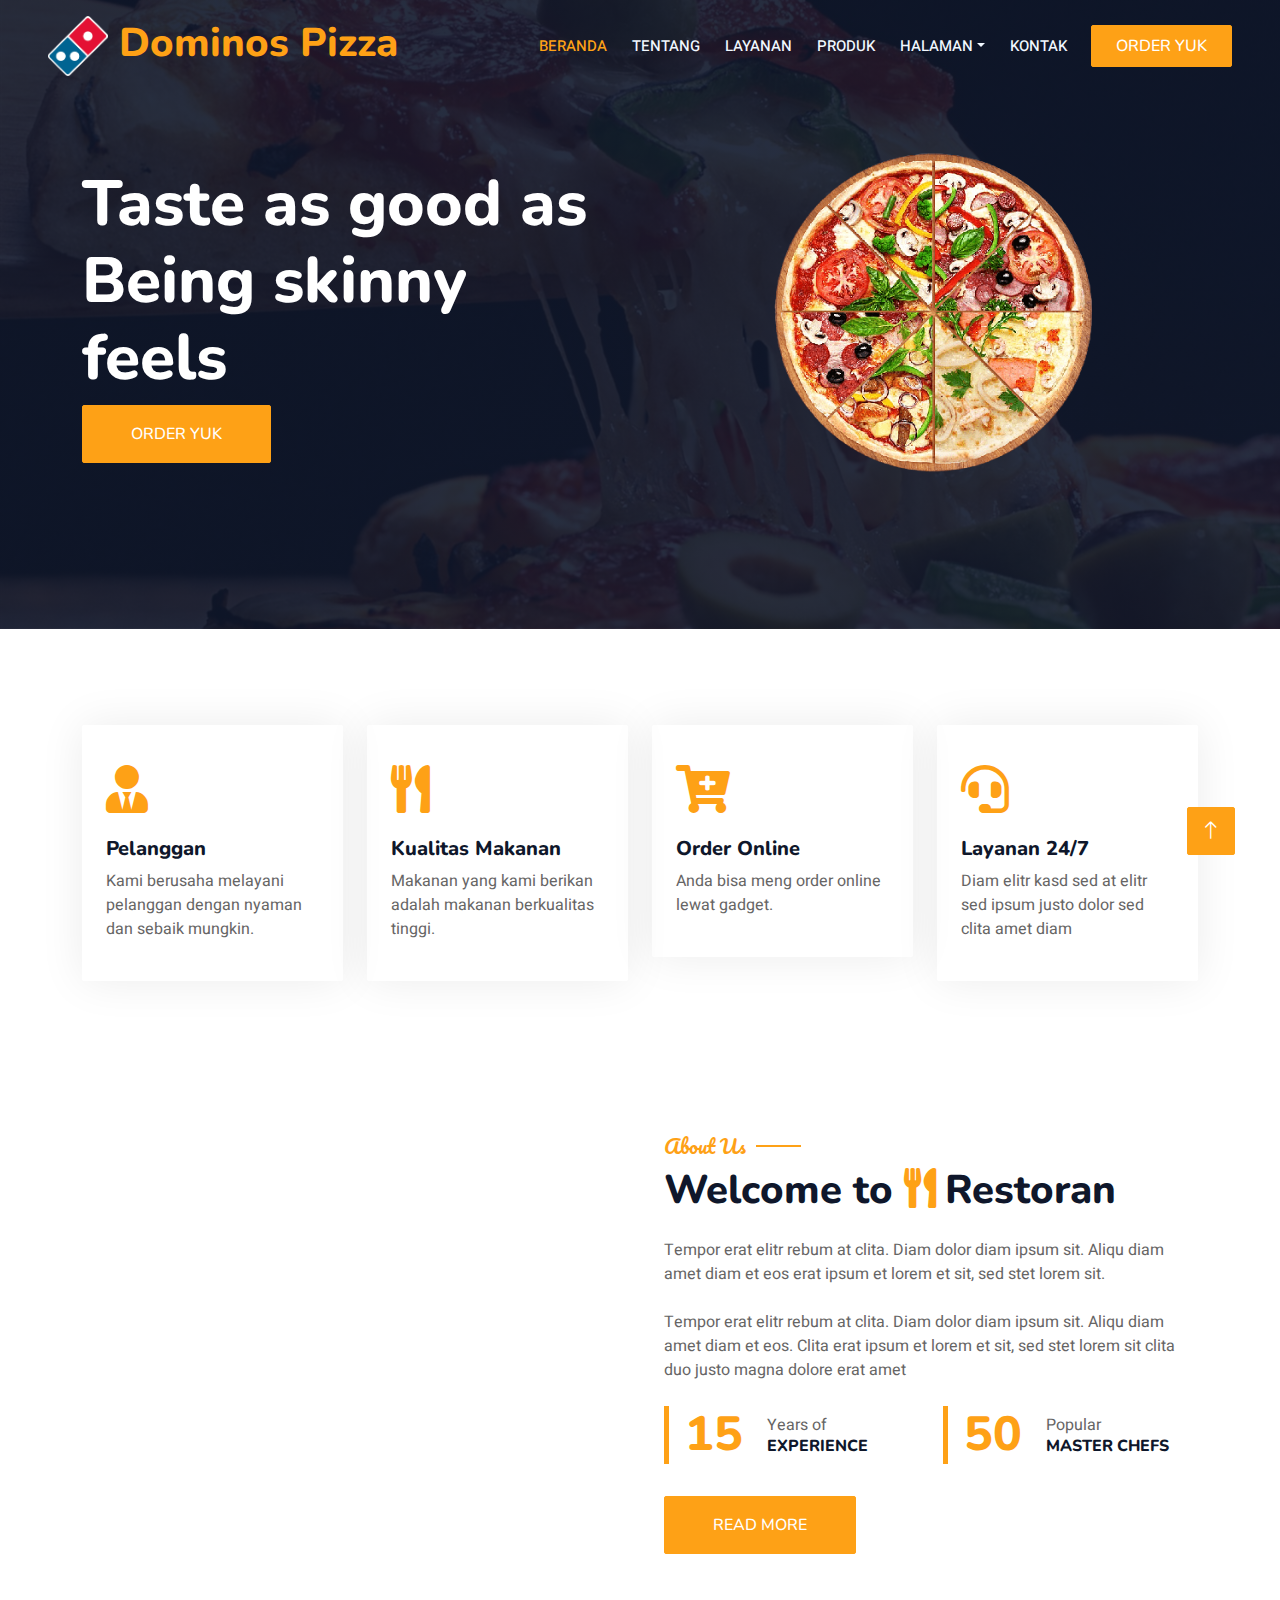
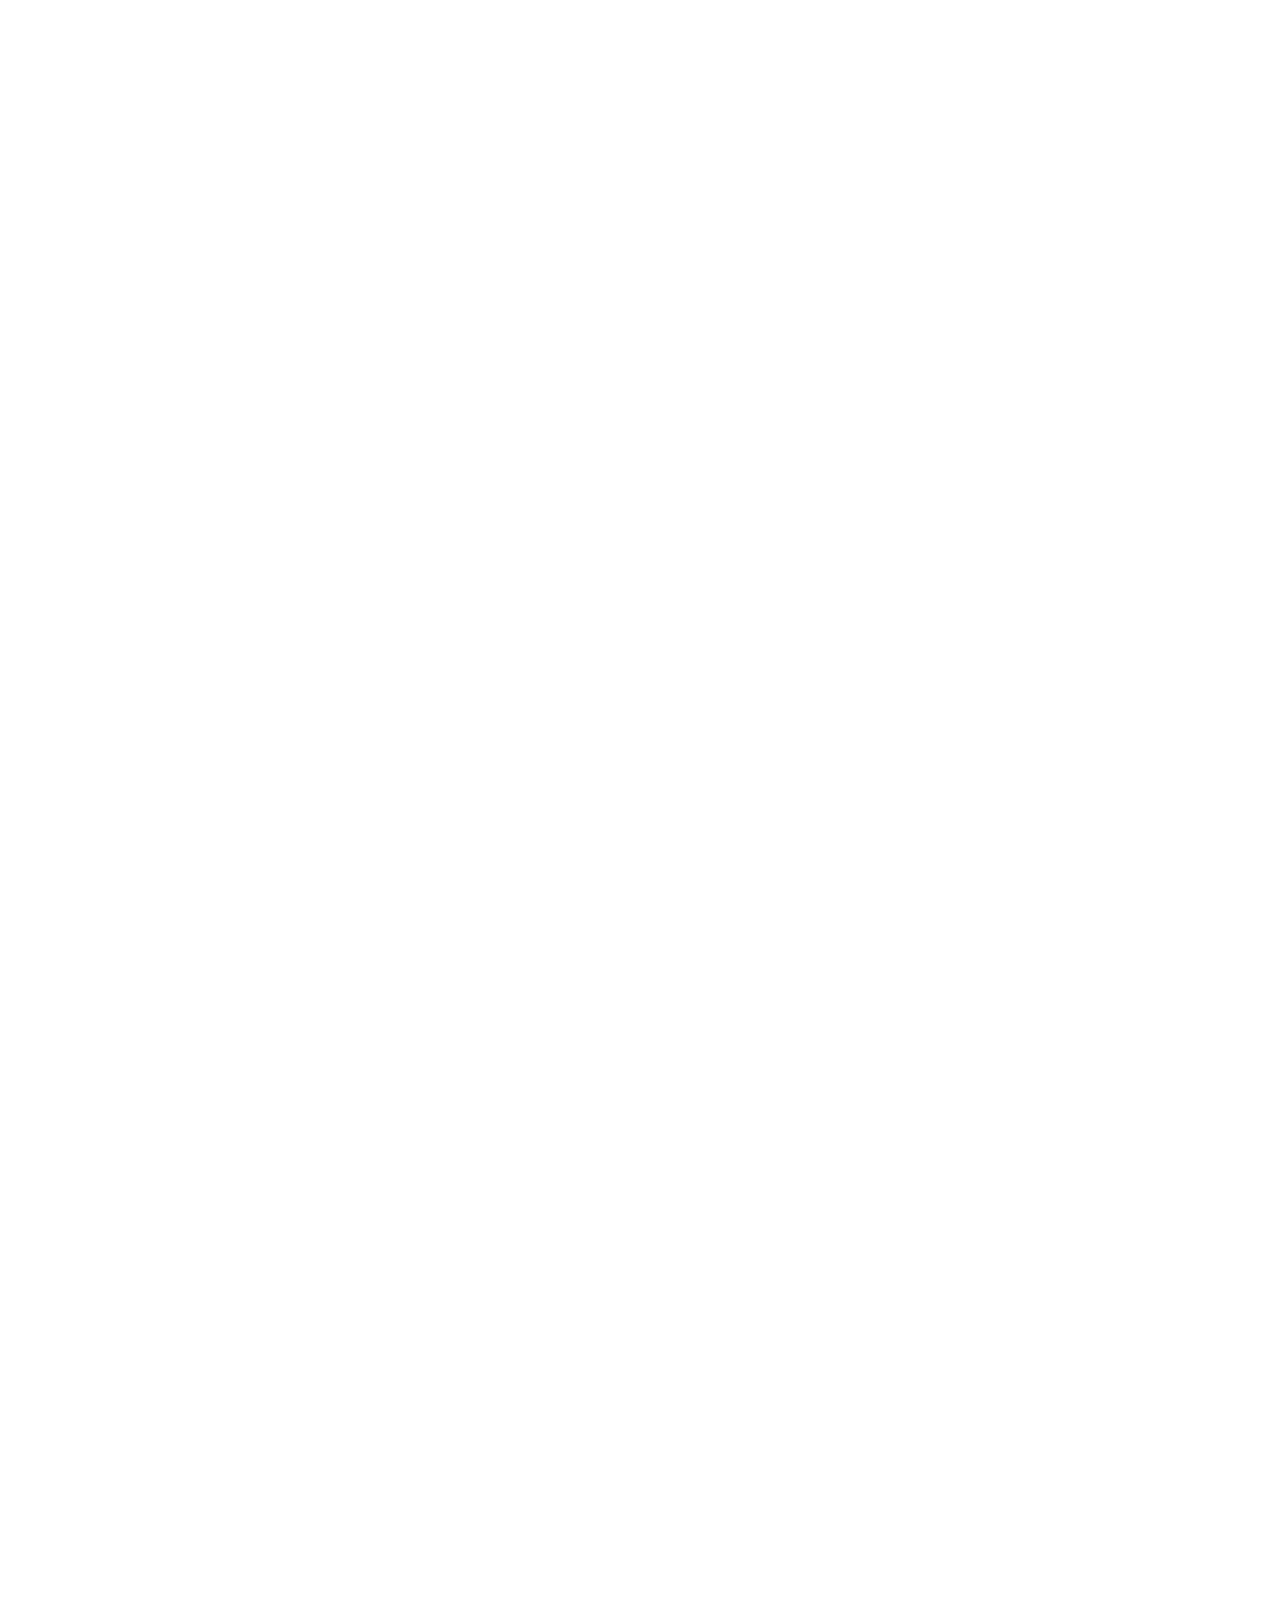
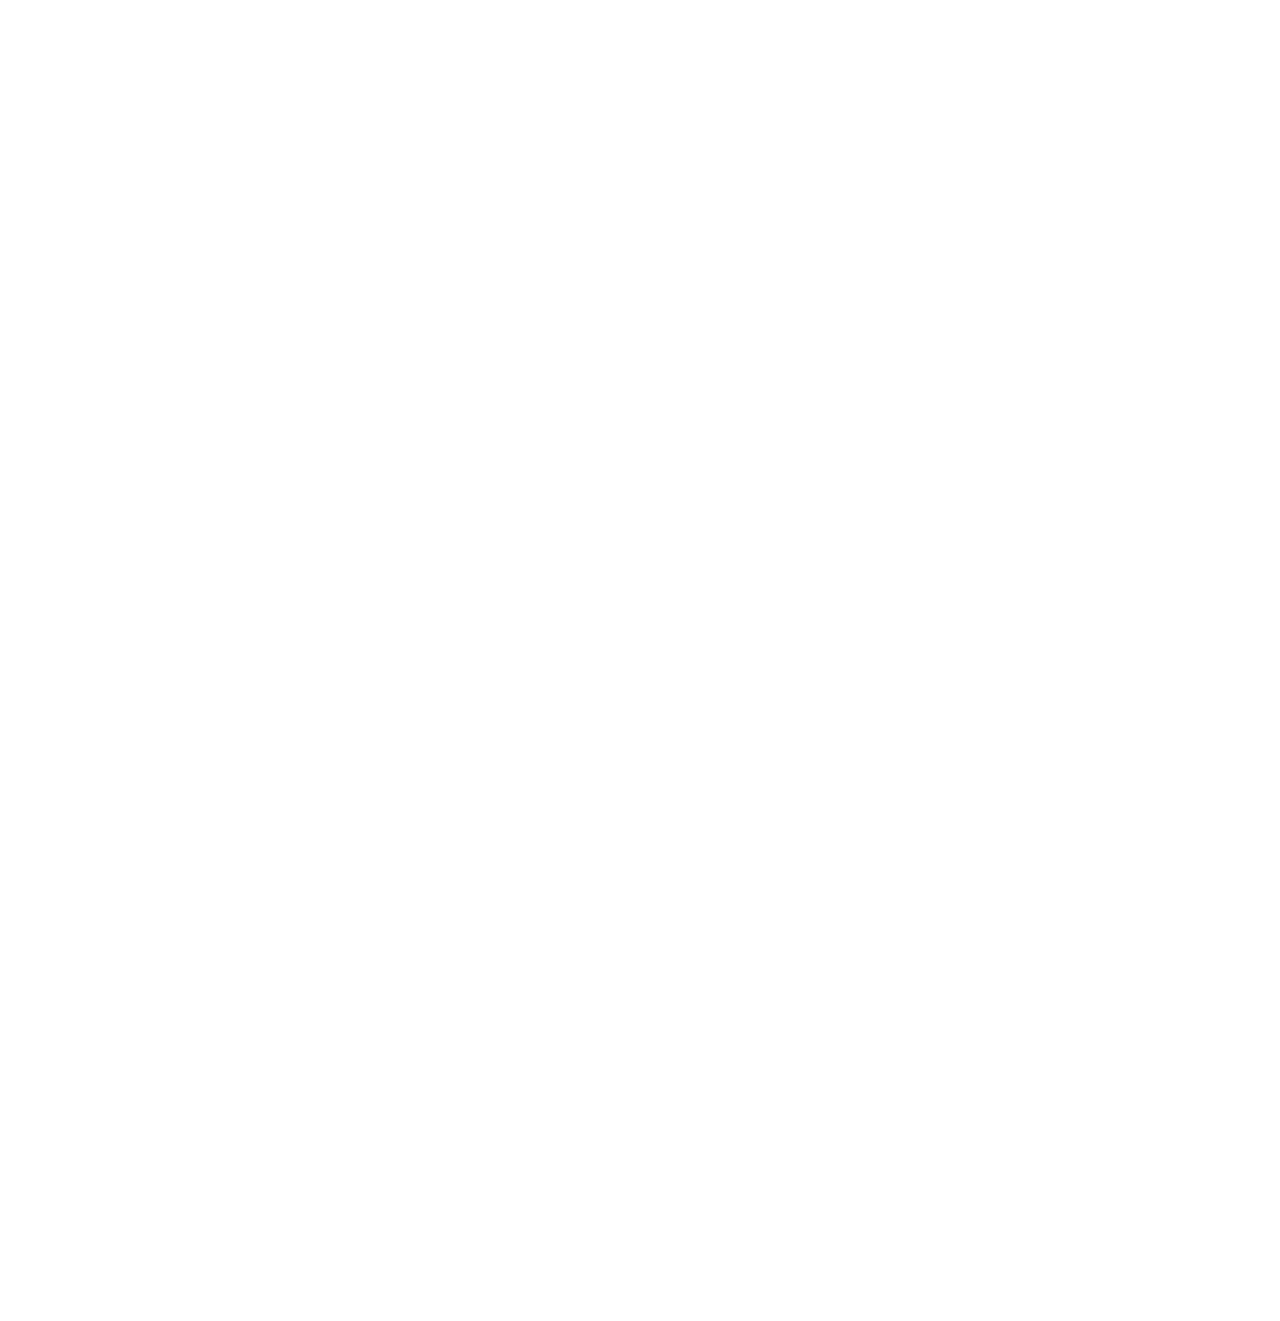
<file: index.html>
<!DOCTYPE html>
<html lang="en">

<head>
    <meta charset="utf-8">
    <title>Restoran - Bootstrap Restaurant Template</title>
    <meta content="width=device-width, initial-scale=1.0" name="viewport">
    <meta content="" name="keywords">
    <meta content="" name="description">

    <!-- Favicon -->
    <link href="img/favicon.ico" rel="icon">

    <!-- Google Web Fonts -->
    <link rel="preconnect" href="https://fonts.googleapis.com">
    <link rel="preconnect" href="https://fonts.gstatic.com" crossorigin>
    <link href="https://fonts.googleapis.com/css2?family=Heebo:wght@400;500;600&family=Nunito:wght@600;700;800&family=Pacifico&display=swap" rel="stylesheet">

    <!-- Icon Font Stylesheet -->
    <link href="https://cdnjs.cloudflare.com/ajax/libs/font-awesome/5.10.0/css/all.min.css" rel="stylesheet">
    <link href="https://cdn.jsdelivr.net/npm/bootstrap-icons@1.4.1/font/bootstrap-icons.css" rel="stylesheet">

    <!-- Libraries Stylesheet -->
    <link href="lib/animate/animate.min.css" rel="stylesheet">
    <link href="lib/owlcarousel/assets/owl.carousel.min.css" rel="stylesheet">
    <link href="lib/tempusdominus/css/tempusdominus-bootstrap-4.min.css" rel="stylesheet" />

    <!-- Customized Bootstrap Stylesheet -->
    <link href="css/bootstrap.min.css" rel="stylesheet">

    <!-- Template Stylesheet -->
    <link href="css/style.css" rel="stylesheet">
</head>

<body>
    <div class="container-xxl bg-white p-0">
        <!-- Spinner Start -->
        <div id="spinner" class="show bg-white position-fixed translate-middle w-100 vh-100 top-50 start-50 d-flex align-items-center justify-content-center">
            <div class="spinner-border text-primary" style="width: 3rem; height: 3rem;" role="status">
                <span class="sr-only">Loading...</span>
            </div>
        </div>
        <!-- Spinner End -->


        <!-- Navbar & Hero Start -->
        <div class="container-xxl position-relative p-0">
            <nav class="navbar navbar-expand-lg navbar-dark bg-dark px-4 px-lg-5 py-3 py-lg-0">
                <a href="" class="navbar-brand p-0">
                    <h1 class="text-primary m-0"><img src="asset/Dominos Pizza Logo.png" width="60" height="75" alt="Logo">  Dominos Pizza</h1>
                </a>
                <button class="navbar-toggler" type="button" data-bs-toggle="collapse" data-bs-target="#navbarCollapse">
                    <span class="fa fa-bars"></span>
                </button>
                <div class="collapse navbar-collapse" id="navbarCollapse">
                    <div class="navbar-nav ms-auto py-0 pe-4">
                        <a href="index.html" class="nav-item nav-link active">Beranda</a>
                        <a href="about.html" class="nav-item nav-link">Tentang</a>
                        <a href="service.html" class="nav-item nav-link">Layanan</a>
                        <a href="menu.html" class="nav-item nav-link">Produk</a>
                        <div class="nav-item dropdown">
                            <a href="#" class="nav-link dropdown-toggle" data-bs-toggle="dropdown">Halaman</a>
                            <div class="dropdown-menu m-0">
                                <a href="booking.html" class="dropdown-item">Pesan</a>
                                <a href="team.html" class="dropdown-item">Pembuat</a>
                                <a href="testimonial.html" class="dropdown-item">Testimoni</a>
                            </div>
                        </div>
                        <a href="contact.html" class="nav-item nav-link">Kontak</a>
                    </div>
                    <a href="" class="btn btn-primary py-2 px-4">Order Yuk</a>
                </div>
            </nav>

            <div class="container-xxl py-5 bg-dark hero-header mb-5">
                <div class="container my-5 py-5">
                    <div class="row align-items-center g-5">
                        <div class="col-lg-6 text-center text-lg-start">
                            <h1 class="display-3 text-white animated slideInLeft">Taste as good as<br>Being skinny feels</h1>
                            <a href="" class="btn btn-primary py-sm-3 px-sm-5 me-3 animated slideInLeft">Order Yuk</a>
                        </div>
                        <div class="col-lg-6 text-center text-lg-end overflow-hidden">
                            <img class="img-fluid" src="asset/Logo Pizza Remake.png" alt="">
                        </div>
                    </div>
                </div>
            </div>
        </div>
        <!-- Navbar & Hero End -->


        <!-- Service Start -->
        <div class="container-xxl py-5">
            <div class="container">
                <div class="row g-4">
                    <div class="col-lg-3 col-sm-6 wow fadeInUp" data-wow-delay="0.1s">
                        <div class="service-item rounded pt-3">
                            <div class="p-4">
                                <i class="fa fa-3x fa-user-tie text-primary mb-4"></i>
                                <h5>Pelanggan</h5>
                                <p>Kami berusaha melayani pelanggan dengan nyaman dan sebaik mungkin.</p>
                            </div>
                        </div>
                    </div>
                    <div class="col-lg-3 col-sm-6 wow fadeInUp" data-wow-delay="0.3s">
                        <div class="service-item rounded pt-3">
                            <div class="p-4">
                                <i class="fa fa-3x fa-utensils text-primary mb-4"></i>
                                <h5>Kualitas Makanan</h5>
                                <p>Makanan yang kami berikan adalah makanan berkualitas tinggi.</p>
                            </div>
                        </div>
                    </div>
                    <div class="col-lg-3 col-sm-6 wow fadeInUp" data-wow-delay="0.5s">
                        <div class="service-item rounded pt-3">
                            <div class="p-4">
                                <i class="fa fa-3x fa-cart-plus text-primary mb-4"></i>
                                <h5>Order Online</h5>
                                <p>Anda bisa meng order online lewat gadget.</p>
                            </div>
                        </div>
                    </div>
                    <div class="col-lg-3 col-sm-6 wow fadeInUp" data-wow-delay="0.7s">
                        <div class="service-item rounded pt-3">
                            <div class="p-4">
                                <i class="fa fa-3x fa-headset text-primary mb-4"></i>
                                <h5>Layanan 24/7</h5>
                                <p>Diam elitr kasd sed at elitr sed ipsum justo dolor sed clita amet diam</p>
                            </div>
                        </div>
                    </div>
                </div>
            </div>
        </div>
        <!-- Service End -->


        <!-- About Start -->
        <div class="container-xxl py-5">
            <div class="container">
                <div class="row g-5 align-items-center">
                    <div class="col-lg-6">
                        <div class="row g-3">
                            <div class="col-6 text-start">
                                <img class="img-fluid rounded w-100 wow zoomIn" data-wow-delay="0.1s" src="img/about-1.jpg">
                            </div>
                            <div class="col-6 text-start">
                                <img class="img-fluid rounded w-75 wow zoomIn" data-wow-delay="0.3s" src="img/about-2.jpg" style="margin-top: 25%;">
                            </div>
                            <div class="col-6 text-end">
                                <img class="img-fluid rounded w-75 wow zoomIn" data-wow-delay="0.5s" src="img/about-3.jpg">
                            </div>
                            <div class="col-6 text-end">
                                <img class="img-fluid rounded w-100 wow zoomIn" data-wow-delay="0.7s" src="img/about-4.jpg">
                            </div>
                        </div>
                    </div>
                    <div class="col-lg-6">
                        <h5 class="section-title ff-secondary text-start text-primary fw-normal">About Us</h5>
                        <h1 class="mb-4">Welcome to <i class="fa fa-utensils text-primary me-2"></i>Restoran</h1>
                        <p class="mb-4">Tempor erat elitr rebum at clita. Diam dolor diam ipsum sit. Aliqu diam amet diam et eos erat ipsum et lorem et sit, sed stet lorem sit.</p>
                        <p class="mb-4">Tempor erat elitr rebum at clita. Diam dolor diam ipsum sit. Aliqu diam amet diam et eos. Clita erat ipsum et lorem et sit, sed stet lorem sit clita duo justo magna dolore erat amet</p>
                        <div class="row g-4 mb-4">
                            <div class="col-sm-6">
                                <div class="d-flex align-items-center border-start border-5 border-primary px-3">
                                    <h1 class="flex-shrink-0 display-5 text-primary mb-0" data-toggle="counter-up">15</h1>
                                    <div class="ps-4">
                                        <p class="mb-0">Years of</p>
                                        <h6 class="text-uppercase mb-0">Experience</h6>
                                    </div>
                                </div>
                            </div>
                            <div class="col-sm-6">
                                <div class="d-flex align-items-center border-start border-5 border-primary px-3">
                                    <h1 class="flex-shrink-0 display-5 text-primary mb-0" data-toggle="counter-up">50</h1>
                                    <div class="ps-4">
                                        <p class="mb-0">Popular</p>
                                        <h6 class="text-uppercase mb-0">Master Chefs</h6>
                                    </div>
                                </div>
                            </div>
                        </div>
                        <a class="btn btn-primary py-3 px-5 mt-2" href="">Read More</a>
                    </div>
                </div>
            </div>
        </div>
        <!-- About End -->


        <!-- Menu Start -->
        <div class="container-xxl py-5">
            <div class="container">
                <div class="text-center wow fadeInUp" data-wow-delay="0.1s">
                    <h5 class="section-title ff-secondary text-center text-primary fw-normal">Food Menu</h5>
                    <h1 class="mb-5">Most Popular Items</h1>
                </div>
                <div class="tab-class text-center wow fadeInUp" data-wow-delay="0.1s">
                    <ul class="nav nav-pills d-inline-flex justify-content-center border-bottom mb-5">
                        <li class="nav-item">
                            <a class="d-flex align-items-center text-start mx-3 ms-0 pb-3 active" data-bs-toggle="pill" href="#tab-1">
                                <i class="fa fa-coffee fa-2x text-primary"></i>
                                <div class="ps-3">
                                    <small class="text-body">Popular</small>
                                    <h6 class="mt-n1 mb-0">Breakfast</h6>
                                </div>
                            </a>
                        </li>
                        <li class="nav-item">
                            <a class="d-flex align-items-center text-start mx-3 pb-3" data-bs-toggle="pill" href="#tab-2">
                                <i class="fa fa-hamburger fa-2x text-primary"></i>
                                <div class="ps-3">
                                    <small class="text-body">Special</small>
                                    <h6 class="mt-n1 mb-0">Launch</h6>
                                </div>
                            </a>
                        </li>
                        <li class="nav-item">
                            <a class="d-flex align-items-center text-start mx-3 me-0 pb-3" data-bs-toggle="pill" href="#tab-3">
                                <i class="fa fa-utensils fa-2x text-primary"></i>
                                <div class="ps-3">
                                    <small class="text-body">Lovely</small>
                                    <h6 class="mt-n1 mb-0">Dinner</h6>
                                </div>
                            </a>
                        </li>
                    </ul>
                    <div class="tab-content">
                        <div id="tab-1" class="tab-pane fade show p-0 active">
                            <div class="row g-4">
                                <div class="col-lg-6">
                                    <div class="d-flex align-items-center">
                                        <img class="flex-shrink-0 img-fluid rounded" src="img/menu-1.jpg" alt="" style="width: 80px;">
                                        <div class="w-100 d-flex flex-column text-start ps-4">
                                            <h5 class="d-flex justify-content-between border-bottom pb-2">
                                                <span>Chicken Burger</span>
                                                <span class="text-primary">$115</span>
                                            </h5>
                                            <small class="fst-italic">Ipsum ipsum clita erat amet dolor justo diam</small>
                                        </div>
                                    </div>
                                </div>
                                <div class="col-lg-6">
                                    <div class="d-flex align-items-center">
                                        <img class="flex-shrink-0 img-fluid rounded" src="img/menu-2.jpg" alt="" style="width: 80px;">
                                        <div class="w-100 d-flex flex-column text-start ps-4">
                                            <h5 class="d-flex justify-content-between border-bottom pb-2">
                                                <span>Chicken Burger</span>
                                                <span class="text-primary">$115</span>
                                            </h5>
                                            <small class="fst-italic">Ipsum ipsum clita erat amet dolor justo diam</small>
                                        </div>
                                    </div>
                                </div>
                                <div class="col-lg-6">
                                    <div class="d-flex align-items-center">
                                        <img class="flex-shrink-0 img-fluid rounded" src="img/menu-3.jpg" alt="" style="width: 80px;">
                                        <div class="w-100 d-flex flex-column text-start ps-4">
                                            <h5 class="d-flex justify-content-between border-bottom pb-2">
                                                <span>Chicken Burger</span>
                                                <span class="text-primary">$115</span>
                                            </h5>
                                            <small class="fst-italic">Ipsum ipsum clita erat amet dolor justo diam</small>
                                        </div>
                                    </div>
                                </div>
                                <div class="col-lg-6">
                                    <div class="d-flex align-items-center">
                                        <img class="flex-shrink-0 img-fluid rounded" src="img/menu-4.jpg" alt="" style="width: 80px;">
                                        <div class="w-100 d-flex flex-column text-start ps-4">
                                            <h5 class="d-flex justify-content-between border-bottom pb-2">
                                                <span>Chicken Burger</span>
                                                <span class="text-primary">$115</span>
                                            </h5>
                                            <small class="fst-italic">Ipsum ipsum clita erat amet dolor justo diam</small>
                                        </div>
                                    </div>
                                </div>
                                <div class="col-lg-6">
                                    <div class="d-flex align-items-center">
                                        <img class="flex-shrink-0 img-fluid rounded" src="img/menu-5.jpg" alt="" style="width: 80px;">
                                        <div class="w-100 d-flex flex-column text-start ps-4">
                                            <h5 class="d-flex justify-content-between border-bottom pb-2">
                                                <span>Chicken Burger</span>
                                                <span class="text-primary">$115</span>
                                            </h5>
                                            <small class="fst-italic">Ipsum ipsum clita erat amet dolor justo diam</small>
                                        </div>
                                    </div>
                                </div>
                                <div class="col-lg-6">
                                    <div class="d-flex align-items-center">
                                        <img class="flex-shrink-0 img-fluid rounded" src="img/menu-6.jpg" alt="" style="width: 80px;">
                                        <div class="w-100 d-flex flex-column text-start ps-4">
                                            <h5 class="d-flex justify-content-between border-bottom pb-2">
                                                <span>Chicken Burger</span>
                                                <span class="text-primary">$115</span>
                                            </h5>
                                            <small class="fst-italic">Ipsum ipsum clita erat amet dolor justo diam</small>
                                        </div>
                                    </div>
                                </div>
                                <div class="col-lg-6">
                                    <div class="d-flex align-items-center">
                                        <img class="flex-shrink-0 img-fluid rounded" src="img/menu-7.jpg" alt="" style="width: 80px;">
                                        <div class="w-100 d-flex flex-column text-start ps-4">
                                            <h5 class="d-flex justify-content-between border-bottom pb-2">
                                                <span>Chicken Burger</span>
                                                <span class="text-primary">$115</span>
                                            </h5>
                                            <small class="fst-italic">Ipsum ipsum clita erat amet dolor justo diam</small>
                                        </div>
                                    </div>
                                </div>
                                <div class="col-lg-6">
                                    <div class="d-flex align-items-center">
                                        <img class="flex-shrink-0 img-fluid rounded" src="img/menu-8.jpg" alt="" style="width: 80px;">
                                        <div class="w-100 d-flex flex-column text-start ps-4">
                                            <h5 class="d-flex justify-content-between border-bottom pb-2">
                                                <span>Chicken Burger</span>
                                                <span class="text-primary">$115</span>
                                            </h5>
                                            <small class="fst-italic">Ipsum ipsum clita erat amet dolor justo diam</small>
                                        </div>
                                    </div>
                                </div>
                            </div>
                        </div>
                        <div id="tab-2" class="tab-pane fade show p-0">
                            <div class="row g-4">
                                <div class="col-lg-6">
                                    <div class="d-flex align-items-center">
                                        <img class="flex-shrink-0 img-fluid rounded" src="img/menu-1.jpg" alt="" style="width: 80px;">
                                        <div class="w-100 d-flex flex-column text-start ps-4">
                                            <h5 class="d-flex justify-content-between border-bottom pb-2">
                                                <span>Chicken Burger</span>
                                                <span class="text-primary">$115</span>
                                            </h5>
                                            <small class="fst-italic">Ipsum ipsum clita erat amet dolor justo diam</small>
                                        </div>
                                    </div>
                                </div>
                                <div class="col-lg-6">
                                    <div class="d-flex align-items-center">
                                        <img class="flex-shrink-0 img-fluid rounded" src="img/menu-2.jpg" alt="" style="width: 80px;">
                                        <div class="w-100 d-flex flex-column text-start ps-4">
                                            <h5 class="d-flex justify-content-between border-bottom pb-2">
                                                <span>Chicken Burger</span>
                                                <span class="text-primary">$115</span>
                                            </h5>
                                            <small class="fst-italic">Ipsum ipsum clita erat amet dolor justo diam</small>
                                        </div>
                                    </div>
                                </div>
                                <div class="col-lg-6">
                                    <div class="d-flex align-items-center">
                                        <img class="flex-shrink-0 img-fluid rounded" src="img/menu-3.jpg" alt="" style="width: 80px;">
                                        <div class="w-100 d-flex flex-column text-start ps-4">
                                            <h5 class="d-flex justify-content-between border-bottom pb-2">
                                                <span>Chicken Burger</span>
                                                <span class="text-primary">$115</span>
                                            </h5>
                                            <small class="fst-italic">Ipsum ipsum clita erat amet dolor justo diam</small>
                                        </div>
                                    </div>
                                </div>
                                <div class="col-lg-6">
                                    <div class="d-flex align-items-center">
                                        <img class="flex-shrink-0 img-fluid rounded" src="img/menu-4.jpg" alt="" style="width: 80px;">
                                        <div class="w-100 d-flex flex-column text-start ps-4">
                                            <h5 class="d-flex justify-content-between border-bottom pb-2">
                                                <span>Chicken Burger</span>
                                                <span class="text-primary">$115</span>
                                            </h5>
                                            <small class="fst-italic">Ipsum ipsum clita erat amet dolor justo diam</small>
                                        </div>
                                    </div>
                                </div>
                                <div class="col-lg-6">
                                    <div class="d-flex align-items-center">
                                        <img class="flex-shrink-0 img-fluid rounded" src="img/menu-5.jpg" alt="" style="width: 80px;">
                                        <div class="w-100 d-flex flex-column text-start ps-4">
                                            <h5 class="d-flex justify-content-between border-bottom pb-2">
                                                <span>Chicken Burger</span>
                                                <span class="text-primary">$115</span>
                                            </h5>
                                            <small class="fst-italic">Ipsum ipsum clita erat amet dolor justo diam</small>
                                        </div>
                                    </div>
                                </div>
                                <div class="col-lg-6">
                                    <div class="d-flex align-items-center">
                                        <img class="flex-shrink-0 img-fluid rounded" src="img/menu-6.jpg" alt="" style="width: 80px;">
                                        <div class="w-100 d-flex flex-column text-start ps-4">
                                            <h5 class="d-flex justify-content-between border-bottom pb-2">
                                                <span>Chicken Burger</span>
                                                <span class="text-primary">$115</span>
                                            </h5>
                                            <small class="fst-italic">Ipsum ipsum clita erat amet dolor justo diam</small>
                                        </div>
                                    </div>
                                </div>
                                <div class="col-lg-6">
                                    <div class="d-flex align-items-center">
                                        <img class="flex-shrink-0 img-fluid rounded" src="img/menu-7.jpg" alt="" style="width: 80px;">
                                        <div class="w-100 d-flex flex-column text-start ps-4">
                                            <h5 class="d-flex justify-content-between border-bottom pb-2">
                                                <span>Chicken Burger</span>
                                                <span class="text-primary">$115</span>
                                            </h5>
                                            <small class="fst-italic">Ipsum ipsum clita erat amet dolor justo diam</small>
                                        </div>
                                    </div>
                                </div>
                                <div class="col-lg-6">
                                    <div class="d-flex align-items-center">
                                        <img class="flex-shrink-0 img-fluid rounded" src="img/menu-8.jpg" alt="" style="width: 80px;">
                                        <div class="w-100 d-flex flex-column text-start ps-4">
                                            <h5 class="d-flex justify-content-between border-bottom pb-2">
                                                <span>Chicken Burger</span>
                                                <span class="text-primary">$115</span>
                                            </h5>
                                            <small class="fst-italic">Ipsum ipsum clita erat amet dolor justo diam</small>
                                        </div>
                                    </div>
                                </div>
                            </div>
                        </div>
                        <div id="tab-3" class="tab-pane fade show p-0">
                            <div class="row g-4">
                                <div class="col-lg-6">
                                    <div class="d-flex align-items-center">
                                        <img class="flex-shrink-0 img-fluid rounded" src="img/menu-1.jpg" alt="" style="width: 80px;">
                                        <div class="w-100 d-flex flex-column text-start ps-4">
                                            <h5 class="d-flex justify-content-between border-bottom pb-2">
                                                <span>Chicken Burger</span>
                                                <span class="text-primary">$115</span>
                                            </h5>
                                            <small class="fst-italic">Ipsum ipsum clita erat amet dolor justo diam</small>
                                        </div>
                                    </div>
                                </div>
                                <div class="col-lg-6">
                                    <div class="d-flex align-items-center">
                                        <img class="flex-shrink-0 img-fluid rounded" src="img/menu-2.jpg" alt="" style="width: 80px;">
                                        <div class="w-100 d-flex flex-column text-start ps-4">
                                            <h5 class="d-flex justify-content-between border-bottom pb-2">
                                                <span>Chicken Burger</span>
                                                <span class="text-primary">$115</span>
                                            </h5>
                                            <small class="fst-italic">Ipsum ipsum clita erat amet dolor justo diam</small>
                                        </div>
                                    </div>
                                </div>
                                <div class="col-lg-6">
                                    <div class="d-flex align-items-center">
                                        <img class="flex-shrink-0 img-fluid rounded" src="img/menu-3.jpg" alt="" style="width: 80px;">
                                        <div class="w-100 d-flex flex-column text-start ps-4">
                                            <h5 class="d-flex justify-content-between border-bottom pb-2">
                                                <span>Chicken Burger</span>
                                                <span class="text-primary">$115</span>
                                            </h5>
                                            <small class="fst-italic">Ipsum ipsum clita erat amet dolor justo diam</small>
                                        </div>
                                    </div>
                                </div>
                                <div class="col-lg-6">
                                    <div class="d-flex align-items-center">
                                        <img class="flex-shrink-0 img-fluid rounded" src="img/menu-4.jpg" alt="" style="width: 80px;">
                                        <div class="w-100 d-flex flex-column text-start ps-4">
                                            <h5 class="d-flex justify-content-between border-bottom pb-2">
                                                <span>Chicken Burger</span>
                                                <span class="text-primary">$115</span>
                                            </h5>
                                            <small class="fst-italic">Ipsum ipsum clita erat amet dolor justo diam</small>
                                        </div>
                                    </div>
                                </div>
                                <div class="col-lg-6">
                                    <div class="d-flex align-items-center">
                                        <img class="flex-shrink-0 img-fluid rounded" src="img/menu-5.jpg" alt="" style="width: 80px;">
                                        <div class="w-100 d-flex flex-column text-start ps-4">
                                            <h5 class="d-flex justify-content-between border-bottom pb-2">
                                                <span>Chicken Burger</span>
                                                <span class="text-primary">$115</span>
                                            </h5>
                                            <small class="fst-italic">Ipsum ipsum clita erat amet dolor justo diam</small>
                                        </div>
                                    </div>
                                </div>
                                <div class="col-lg-6">
                                    <div class="d-flex align-items-center">
                                        <img class="flex-shrink-0 img-fluid rounded" src="img/menu-6.jpg" alt="" style="width: 80px;">
                                        <div class="w-100 d-flex flex-column text-start ps-4">
                                            <h5 class="d-flex justify-content-between border-bottom pb-2">
                                                <span>Chicken Burger</span>
                                                <span class="text-primary">$115</span>
                                            </h5>
                                            <small class="fst-italic">Ipsum ipsum clita erat amet dolor justo diam</small>
                                        </div>
                                    </div>
                                </div>
                                <div class="col-lg-6">
                                    <div class="d-flex align-items-center">
                                        <img class="flex-shrink-0 img-fluid rounded" src="img/menu-7.jpg" alt="" style="width: 80px;">
                                        <div class="w-100 d-flex flex-column text-start ps-4">
                                            <h5 class="d-flex justify-content-between border-bottom pb-2">
                                                <span>Chicken Burger</span>
                                                <span class="text-primary">$115</span>
                                            </h5>
                                            <small class="fst-italic">Ipsum ipsum clita erat amet dolor justo diam</small>
                                        </div>
                                    </div>
                                </div>
                                <div class="col-lg-6">
                                    <div class="d-flex align-items-center">
                                        <img class="flex-shrink-0 img-fluid rounded" src="img/menu-8.jpg" alt="" style="width: 80px;">
                                        <div class="w-100 d-flex flex-column text-start ps-4">
                                            <h5 class="d-flex justify-content-between border-bottom pb-2">
                                                <span>Chicken Burger</span>
                                                <span class="text-primary">$115</span>
                                            </h5>
                                            <small class="fst-italic">Ipsum ipsum clita erat amet dolor justo diam</small>
                                        </div>
                                    </div>
                                </div>
                            </div>
                        </div>
                    </div>
                </div>
            </div>
        </div>
        <!-- Menu End -->


        <!-- Reservation Start -->
        <div class="container-xxl py-5 px-0 wow fadeInUp" data-wow-delay="0.1s">
            <div class="row g-0">
                <div class="col-md-6">
                    <div class="video">
                        <button type="button" class="btn-play" data-bs-toggle="modal" data-src="https://www.youtube.com/embed/DWRcNpR6Kdc" data-bs-target="#videoModal">
                            <span></span>
                        </button>
                    </div>
                </div>
                <div class="col-md-6 bg-dark d-flex align-items-center">
                    <div class="p-5 wow fadeInUp" data-wow-delay="0.2s">
                        <h5 class="section-title ff-secondary text-start text-primary fw-normal">Reservation</h5>
                        <h1 class="text-white mb-4">Book A Table Online</h1>
                        <form>
                            <div class="row g-3">
                                <div class="col-md-6">
                                    <div class="form-floating">
                                        <input type="text" class="form-control" id="name" placeholder="Your Name">
                                        <label for="name">Your Name</label>
                                    </div>
                                </div>
                                <div class="col-md-6">
                                    <div class="form-floating">
                                        <input type="email" class="form-control" id="email" placeholder="Your Email">
                                        <label for="email">Your Email</label>
                                    </div>
                                </div>
                                <div class="col-md-6">
                                    <div class="form-floating date" id="date3" data-target-input="nearest">
                                        <input type="text" class="form-control datetimepicker-input" id="datetime" placeholder="Date & Time" data-target="#date3" data-toggle="datetimepicker" />
                                        <label for="datetime">Date & Time</label>
                                    </div>
                                </div>
                                <div class="col-md-6">
                                    <div class="form-floating">
                                        <select class="form-select" id="select1">
                                          <option value="1">People 1</option>
                                          <option value="2">People 2</option>
                                          <option value="3">People 3</option>
                                        </select>
                                        <label for="select1">No Of People</label>
                                      </div>
                                </div>
                                <div class="col-12">
                                    <div class="form-floating">
                                        <textarea class="form-control" placeholder="Special Request" id="message" style="height: 100px"></textarea>
                                        <label for="message">Special Request</label>
                                    </div>
                                </div>
                                <div class="col-12">
                                    <button class="btn btn-primary w-100 py-3" type="submit">Book Now</button>
                                </div>
                            </div>
                        </form>
                    </div>
                </div>
            </div>
        </div>

        <div class="modal fade" id="videoModal" tabindex="-1" aria-labelledby="exampleModalLabel" aria-hidden="true">
            <div class="modal-dialog">
                <div class="modal-content rounded-0">
                    <div class="modal-header">
                        <h5 class="modal-title" id="exampleModalLabel">Youtube Video</h5>
                        <button type="button" class="btn-close" data-bs-dismiss="modal" aria-label="Close"></button>
                    </div>
                    <div class="modal-body">
                        <!-- 16:9 aspect ratio -->
                        <div class="ratio ratio-16x9">
                            <iframe class="embed-responsive-item" src="" id="video" allowfullscreen allowscriptaccess="always"
                                allow="autoplay"></iframe>
                        </div>
                    </div>
                </div>
            </div>
        </div>
        <!-- Reservation Start -->


        <!-- Team Start -->
        <div class="container-xxl pt-5 pb-3">
            <div class="container">
                <div class="text-center wow fadeInUp" data-wow-delay="0.1s">
                    <h5 class="section-title ff-secondary text-center text-primary fw-normal">Team Members</h5>
                    <h1 class="mb-5">Our Master Chefs</h1>
                </div>
                <div class="row g-4">
                    <div class="col-lg-3 col-md-6 wow fadeInUp" data-wow-delay="0.1s">
                        <div class="team-item text-center rounded overflow-hidden">
                            <div class="rounded-circle overflow-hidden m-4">
                                <img class="img-fluid" src="img/team-1.jpg" alt="">
                            </div>
                            <h5 class="mb-0">Full Name</h5>
                            <small>Designation</small>
                            <div class="d-flex justify-content-center mt-3">
                                <a class="btn btn-square btn-primary mx-1" href=""><i class="fab fa-facebook-f"></i></a>
                                <a class="btn btn-square btn-primary mx-1" href=""><i class="fab fa-twitter"></i></a>
                                <a class="btn btn-square btn-primary mx-1" href=""><i class="fab fa-instagram"></i></a>
                            </div>
                        </div>
                    </div>
                    <div class="col-lg-3 col-md-6 wow fadeInUp" data-wow-delay="0.3s">
                        <div class="team-item text-center rounded overflow-hidden">
                            <div class="rounded-circle overflow-hidden m-4">
                                <img class="img-fluid" src="img/team-2.jpg" alt="">
                            </div>
                            <h5 class="mb-0">Full Name</h5>
                            <small>Designation</small>
                            <div class="d-flex justify-content-center mt-3">
                                <a class="btn btn-square btn-primary mx-1" href=""><i class="fab fa-facebook-f"></i></a>
                                <a class="btn btn-square btn-primary mx-1" href=""><i class="fab fa-twitter"></i></a>
                                <a class="btn btn-square btn-primary mx-1" href=""><i class="fab fa-instagram"></i></a>
                            </div>
                        </div>
                    </div>
                    <div class="col-lg-3 col-md-6 wow fadeInUp" data-wow-delay="0.5s">
                        <div class="team-item text-center rounded overflow-hidden">
                            <div class="rounded-circle overflow-hidden m-4">
                                <img class="img-fluid" src="img/team-3.jpg" alt="">
                            </div>
                            <h5 class="mb-0">Full Name</h5>
                            <small>Designation</small>
                            <div class="d-flex justify-content-center mt-3">
                                <a class="btn btn-square btn-primary mx-1" href=""><i class="fab fa-facebook-f"></i></a>
                                <a class="btn btn-square btn-primary mx-1" href=""><i class="fab fa-twitter"></i></a>
                                <a class="btn btn-square btn-primary mx-1" href=""><i class="fab fa-instagram"></i></a>
                            </div>
                        </div>
                    </div>
                    <div class="col-lg-3 col-md-6 wow fadeInUp" data-wow-delay="0.7s">
                        <div class="team-item text-center rounded overflow-hidden">
                            <div class="rounded-circle overflow-hidden m-4">
                                <img class="img-fluid" src="img/team-4.jpg" alt="">
                            </div>
                            <h5 class="mb-0">Full Name</h5>
                            <small>Designation</small>
                            <div class="d-flex justify-content-center mt-3">
                                <a class="btn btn-square btn-primary mx-1" href=""><i class="fab fa-facebook-f"></i></a>
                                <a class="btn btn-square btn-primary mx-1" href=""><i class="fab fa-twitter"></i></a>
                                <a class="btn btn-square btn-primary mx-1" href=""><i class="fab fa-instagram"></i></a>
                            </div>
                        </div>
                    </div>
                </div>
            </div>
        </div>
        <!-- Team End -->


        <!-- Testimonial Start -->
        <div class="container-xxl py-5 wow fadeInUp" data-wow-delay="0.1s">
            <div class="container">
                <div class="text-center">
                    <h5 class="section-title ff-secondary text-center text-primary fw-normal">Testimonial</h5>
                    <h1 class="mb-5">Our Clients Say!!!</h1>
                </div>
                <div class="owl-carousel testimonial-carousel">
                    <div class="testimonial-item bg-transparent border rounded p-4">
                        <i class="fa fa-quote-left fa-2x text-primary mb-3"></i>
                        <p>Dolor et eos labore, stet justo sed est sed. Diam sed sed dolor stet amet eirmod eos labore diam</p>
                        <div class="d-flex align-items-center">
                            <img class="img-fluid flex-shrink-0 rounded-circle" src="img/testimonial-1.jpg" style="width: 50px; height: 50px;">
                            <div class="ps-3">
                                <h5 class="mb-1">Client Name</h5>
                                <small>Profession</small>
                            </div>
                        </div>
                    </div>
                    <div class="testimonial-item bg-transparent border rounded p-4">
                        <i class="fa fa-quote-left fa-2x text-primary mb-3"></i>
                        <p>Dolor et eos labore, stet justo sed est sed. Diam sed sed dolor stet amet eirmod eos labore diam</p>
                        <div class="d-flex align-items-center">
                            <img class="img-fluid flex-shrink-0 rounded-circle" src="img/testimonial-2.jpg" style="width: 50px; height: 50px;">
                            <div class="ps-3">
                                <h5 class="mb-1">Client Name</h5>
                                <small>Profession</small>
                            </div>
                        </div>
                    </div>
                    <div class="testimonial-item bg-transparent border rounded p-4">
                        <i class="fa fa-quote-left fa-2x text-primary mb-3"></i>
                        <p>Dolor et eos labore, stet justo sed est sed. Diam sed sed dolor stet amet eirmod eos labore diam</p>
                        <div class="d-flex align-items-center">
                            <img class="img-fluid flex-shrink-0 rounded-circle" src="img/testimonial-3.jpg" style="width: 50px; height: 50px;">
                            <div class="ps-3">
                                <h5 class="mb-1">Client Name</h5>
                                <small>Profession</small>
                            </div>
                        </div>
                    </div>
                    <div class="testimonial-item bg-transparent border rounded p-4">
                        <i class="fa fa-quote-left fa-2x text-primary mb-3"></i>
                        <p>Dolor et eos labore, stet justo sed est sed. Diam sed sed dolor stet amet eirmod eos labore diam</p>
                        <div class="d-flex align-items-center">
                            <img class="img-fluid flex-shrink-0 rounded-circle" src="img/testimonial-4.jpg" style="width: 50px; height: 50px;">
                            <div class="ps-3">
                                <h5 class="mb-1">Client Name</h5>
                                <small>Profession</small>
                            </div>
                        </div>
                    </div>
                </div>
            </div>
        </div>
        <!-- Testimonial End -->
        

        <!-- Footer Start -->
        <div class="container-fluid bg-dark text-light footer pt-5 mt-5 wow fadeIn" data-wow-delay="0.1s">
            <div class="container py-5">
                <div class="row g-5">
                    <div class="col-lg-3 col-md-6">
                        <h4 class="section-title ff-secondary text-start text-primary fw-normal mb-4">Company</h4>
                        <a class="btn btn-link" href="">About Us</a>
                        <a class="btn btn-link" href="">Contact Us</a>
                        <a class="btn btn-link" href="">Reservation</a>
                        <a class="btn btn-link" href="">Privacy Policy</a>
                        <a class="btn btn-link" href="">Terms & Condition</a>
                    </div>
                    <div class="col-lg-3 col-md-6">
                        <h4 class="section-title ff-secondary text-start text-primary fw-normal mb-4">Contact</h4>
                        <p class="mb-2"><i class="fa fa-map-marker-alt me-3"></i>123 Street, New York, USA</p>
                        <p class="mb-2"><i class="fa fa-phone-alt me-3"></i>+012 345 67890</p>
                        <p class="mb-2"><i class="fa fa-envelope me-3"></i>info@example.com</p>
                        <div class="d-flex pt-2">
                            <a class="btn btn-outline-light btn-social" href=""><i class="fab fa-twitter"></i></a>
                            <a class="btn btn-outline-light btn-social" href=""><i class="fab fa-facebook-f"></i></a>
                            <a class="btn btn-outline-light btn-social" href=""><i class="fab fa-youtube"></i></a>
                            <a class="btn btn-outline-light btn-social" href=""><i class="fab fa-linkedin-in"></i></a>
                        </div>
                    </div>
                    <div class="col-lg-3 col-md-6">
                        <h4 class="section-title ff-secondary text-start text-primary fw-normal mb-4">Opening</h4>
                        <h5 class="text-light fw-normal">Monday - Saturday</h5>
                        <p>09AM - 09PM</p>
                        <h5 class="text-light fw-normal">Sunday</h5>
                        <p>10AM - 08PM</p>
                    </div>
                    <div class="col-lg-3 col-md-6">
                        <h4 class="section-title ff-secondary text-start text-primary fw-normal mb-4">Newsletter</h4>
                        <p>Dolor amet sit justo amet elitr clita ipsum elitr est.</p>
                        <div class="position-relative mx-auto" style="max-width: 400px;">
                            <input class="form-control border-primary w-100 py-3 ps-4 pe-5" type="text" placeholder="Your email">
                            <button type="button" class="btn btn-primary py-2 position-absolute top-0 end-0 mt-2 me-2">SignUp</button>
                        </div>
                    </div>
                </div>
            </div>
            <div class="container">
                <div class="copyright">
                    <div class="row">
                        <div class="col-md-6 text-center text-md-start mb-3 mb-md-0">
                            &copy; <a class="border-bottom" href="#">Your Site Name</a>, All Right Reserved. 
							
							<!--/*** This template is free as long as you keep the footer author’s credit link/attribution link/backlink. If you'd like to use the template without the footer author’s credit link/attribution link/backlink, you can purchase the Credit Removal License from "https://htmlcodex.com/credit-removal". Thank you for your support. ***/-->
							Designed By <a class="border-bottom" href="https://htmlcodex.com">HTML Codex</a>
                        </div>
                        <div class="col-md-6 text-center text-md-end">
                            <div class="footer-menu">
                                <a href="">Home</a>
                                <a href="">Cookies</a>
                                <a href="">Help</a>
                                <a href="">FQAs</a>
                            </div>
                        </div>
                    </div>
                </div>
            </div>
        </div>
        <!-- Footer End -->


        <!-- Back to Top -->
        <a href="#" class="btn btn-lg btn-primary btn-lg-square back-to-top"><i class="bi bi-arrow-up"></i></a>
    </div>

    <!-- JavaScript Libraries -->
    <script src="https://code.jquery.com/jquery-3.4.1.min.js"></script>
    <script src="https://cdn.jsdelivr.net/npm/bootstrap@5.0.0/dist/js/bootstrap.bundle.min.js"></script>
    <script src="lib/wow/wow.min.js"></script>
    <script src="lib/easing/easing.min.js"></script>
    <script src="lib/waypoints/waypoints.min.js"></script>
    <script src="lib/counterup/counterup.min.js"></script>
    <script src="lib/owlcarousel/owl.carousel.min.js"></script>
    <script src="lib/tempusdominus/js/moment.min.js"></script>
    <script src="lib/tempusdominus/js/moment-timezone.min.js"></script>
    <script src="lib/tempusdominus/js/tempusdominus-bootstrap-4.min.js"></script>

    <!-- Template Javascript -->
    <script src="js/main.js"></script>
</body>

</html>
</file>
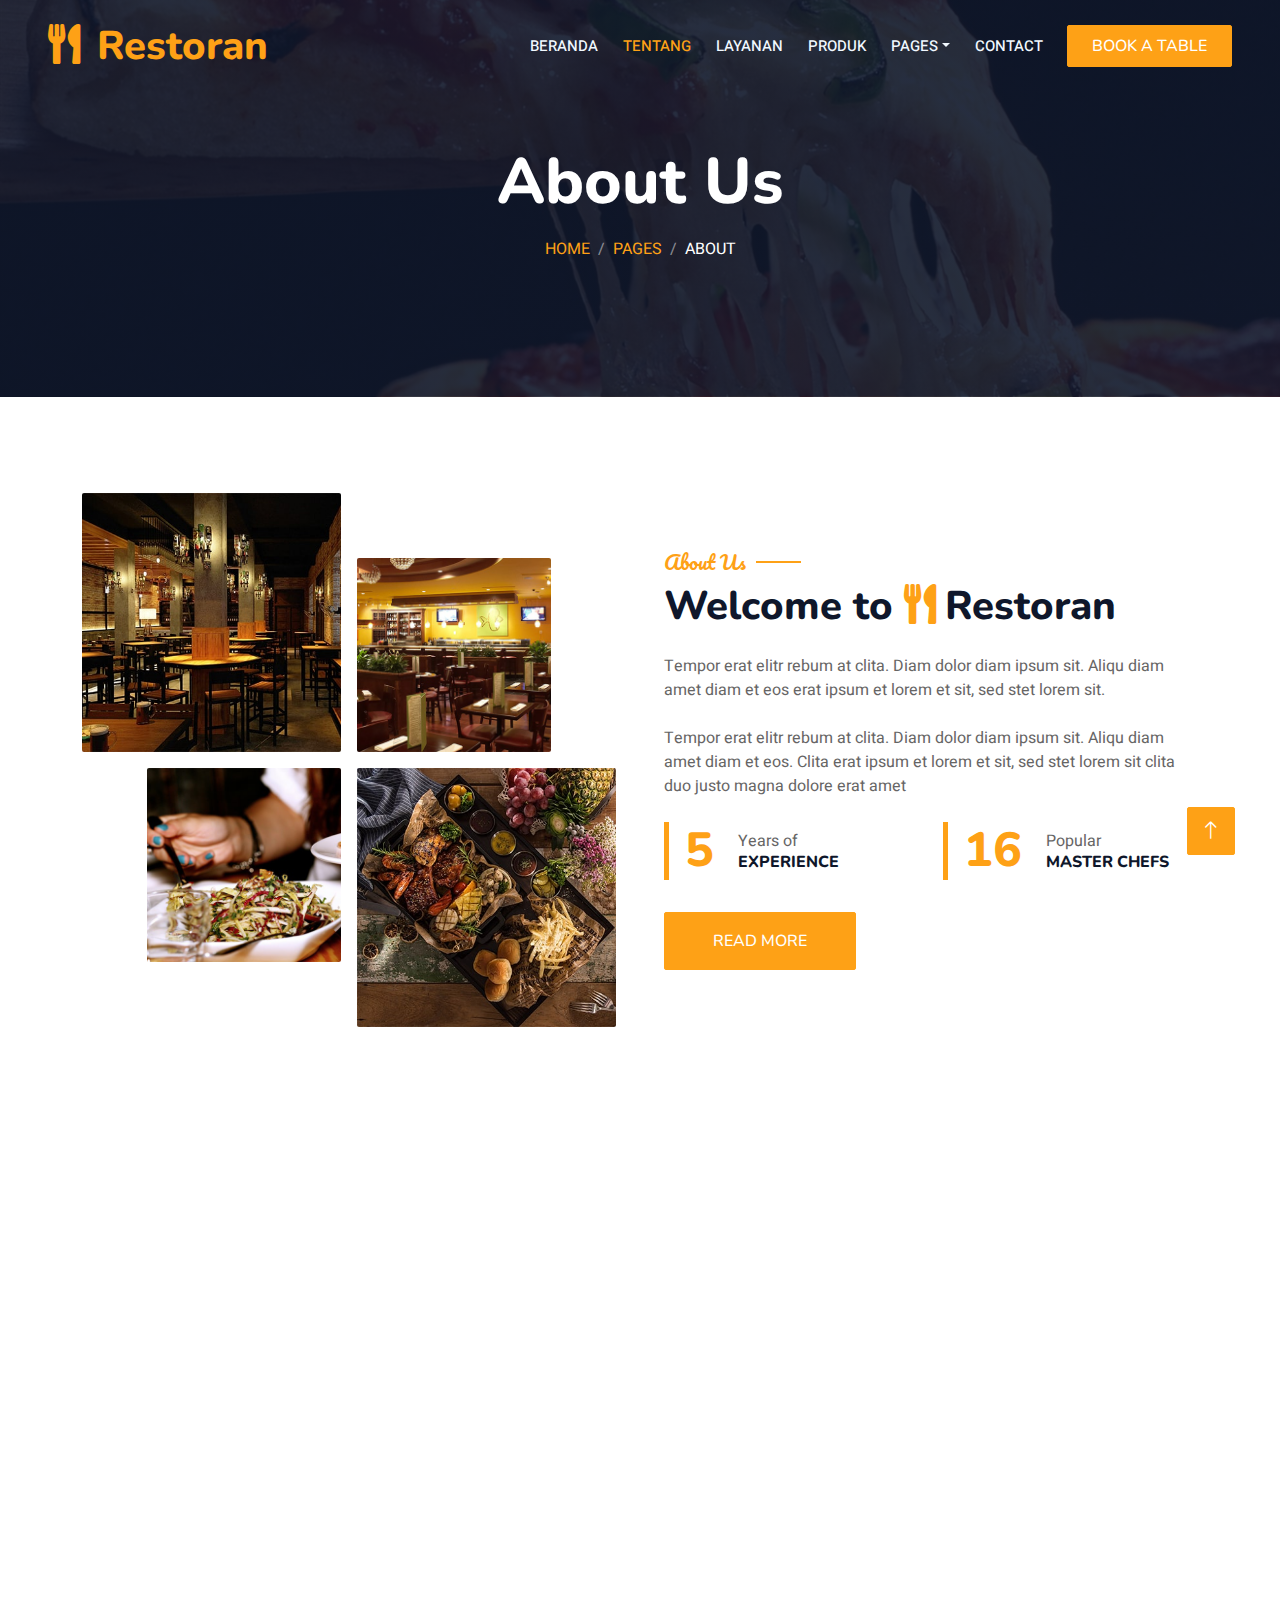
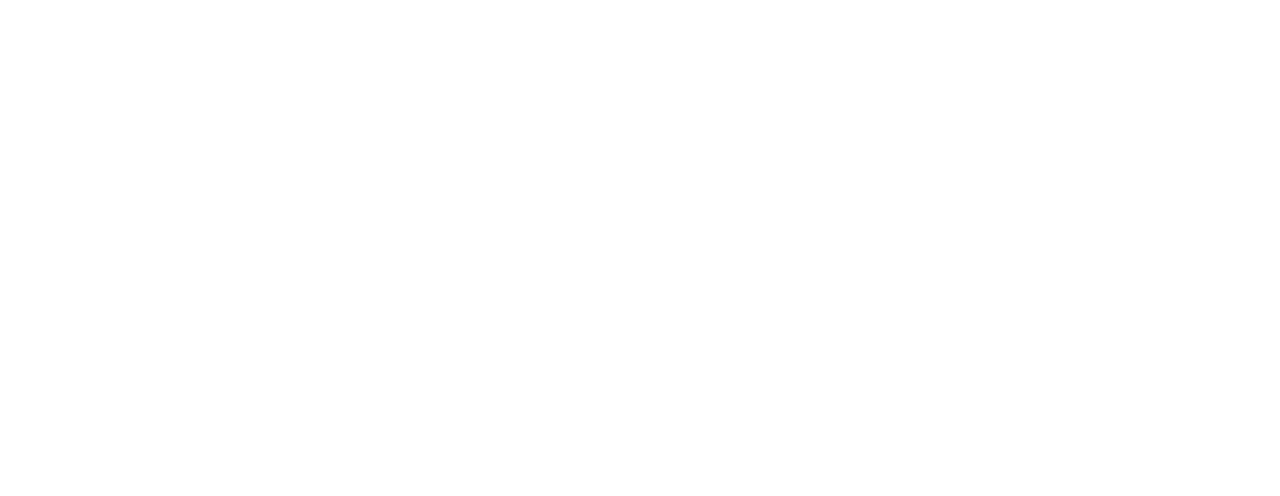
<file: about.html>
<!DOCTYPE html>
<html lang="en">

<head>
    <meta charset="utf-8">
    <title>Restoran - Bootstrap Restaurant Template</title>
    <meta content="width=device-width, initial-scale=1.0" name="viewport">
    <meta content="" name="keywords">
    <meta content="" name="description">

    <!-- Favicon -->
    <link href="img/favicon.ico" rel="icon">

    <!-- Google Web Fonts -->
    <link rel="preconnect" href="https://fonts.googleapis.com">
    <link rel="preconnect" href="https://fonts.gstatic.com" crossorigin>
    <link href="https://fonts.googleapis.com/css2?family=Heebo:wght@400;500;600&family=Nunito:wght@600;700;800&family=Pacifico&display=swap" rel="stylesheet">

    <!-- Icon Font Stylesheet -->
    <link href="https://cdnjs.cloudflare.com/ajax/libs/font-awesome/5.10.0/css/all.min.css" rel="stylesheet">
    <link href="https://cdn.jsdelivr.net/npm/bootstrap-icons@1.4.1/font/bootstrap-icons.css" rel="stylesheet">

    <!-- Libraries Stylesheet -->
    <link href="lib/animate/animate.min.css" rel="stylesheet">
    <link href="lib/owlcarousel/assets/owl.carousel.min.css" rel="stylesheet">
    <link href="lib/tempusdominus/css/tempusdominus-bootstrap-4.min.css" rel="stylesheet" />

    <!-- Customized Bootstrap Stylesheet -->
    <link href="css/bootstrap.min.css" rel="stylesheet">

    <!-- Template Stylesheet -->
    <link href="css/style.css" rel="stylesheet">
</head>

<body>
    <div class="container-xxl bg-white p-0">
        <!-- Spinner Start -->
        <div id="spinner" class="show bg-white position-fixed translate-middle w-100 vh-100 top-50 start-50 d-flex align-items-center justify-content-center">
            <div class="spinner-border text-primary" style="width: 3rem; height: 3rem;" role="status">
                <span class="sr-only">Loading...</span>
            </div>
        </div>
        <!-- Spinner End -->


        <!-- Navbar & Hero Start -->
        <div class="container-xxl position-relative p-0">
            <nav class="navbar navbar-expand-lg navbar-dark bg-dark px-4 px-lg-5 py-3 py-lg-0">
                <a href="" class="navbar-brand p-0">
                    <h1 class="text-primary m-0"><i class="fa fa-utensils me-3"></i>Restoran</h1>
                    <!-- <img src="img/logo.png" alt="Logo"> -->
                </a>
                <button class="navbar-toggler" type="button" data-bs-toggle="collapse" data-bs-target="#navbarCollapse">
                    <span class="fa fa-bars"></span>
                </button>
                <div class="collapse navbar-collapse" id="navbarCollapse">
                    <div class="navbar-nav ms-auto py-0 pe-4">
                        <a href="index.html" class="nav-item nav-link">Beranda</a>
                        <a href="about.html" class="nav-item nav-link active">Tentang</a>
                        <a href="service.html" class="nav-item nav-link">Layanan</a>
                        <a href="menu.html" class="nav-item nav-link">Produk</a>
                        <div class="nav-item dropdown">
                            <a href="#" class="nav-link dropdown-toggle" data-bs-toggle="dropdown">Pages</a>
                            <div class="dropdown-menu m-0">
                                <a href="booking.html" class="dropdown-item">Booking</a>
                                <a href="team.html" class="dropdown-item">Our Team</a>
                                <a href="testimonial.html" class="dropdown-item">Testimonial</a>
                            </div>
                        </div>
                        <a href="contact.html" class="nav-item nav-link">Contact</a>
                    </div>
                    <a href="" class="btn btn-primary py-2 px-4">Book A Table</a>
                </div>
            </nav>

            <div class="container-xxl py-5 bg-dark hero-header mb-5">
                <div class="container text-center my-5 pt-5 pb-4">
                    <h1 class="display-3 text-white mb-3 animated slideInDown">About Us</h1>
                    <nav aria-label="breadcrumb">
                        <ol class="breadcrumb justify-content-center text-uppercase">
                            <li class="breadcrumb-item"><a href="#">Home</a></li>
                            <li class="breadcrumb-item"><a href="#">Pages</a></li>
                            <li class="breadcrumb-item text-white active" aria-current="page">About</li>
                        </ol>
                    </nav>
                </div>
            </div>
        </div>
        <!-- Navbar & Hero End -->


        <!-- About Start -->
        <div class="container-xxl py-5">
            <div class="container">
                <div class="row g-5 align-items-center">
                    <div class="col-lg-6">
                        <div class="row g-3">
                            <div class="col-6 text-start">
                                <img class="img-fluid rounded w-100 wow zoomIn" data-wow-delay="0.1s" src="img/about-1.jpg">
                            </div>
                            <div class="col-6 text-start">
                                <img class="img-fluid rounded w-75 wow zoomIn" data-wow-delay="0.3s" src="img/about-2.jpg" style="margin-top: 25%;">
                            </div>
                            <div class="col-6 text-end">
                                <img class="img-fluid rounded w-75 wow zoomIn" data-wow-delay="0.5s" src="img/about-3.jpg">
                            </div>
                            <div class="col-6 text-end">
                                <img class="img-fluid rounded w-100 wow zoomIn" data-wow-delay="0.7s" src="img/about-4.jpg">
                            </div>
                        </div>
                    </div>
                    <div class="col-lg-6">
                        <h5 class="section-title ff-secondary text-start text-primary fw-normal">About Us</h5>
                        <h1 class="mb-4">Welcome to <i class="fa fa-utensils text-primary me-2"></i>Restoran</h1>
                        <p class="mb-4">Tempor erat elitr rebum at clita. Diam dolor diam ipsum sit. Aliqu diam amet diam et eos erat ipsum et lorem et sit, sed stet lorem sit.</p>
                        <p class="mb-4">Tempor erat elitr rebum at clita. Diam dolor diam ipsum sit. Aliqu diam amet diam et eos. Clita erat ipsum et lorem et sit, sed stet lorem sit clita duo justo magna dolore erat amet</p>
                        <div class="row g-4 mb-4">
                            <div class="col-sm-6">
                                <div class="d-flex align-items-center border-start border-5 border-primary px-3">
                                    <h1 class="flex-shrink-0 display-5 text-primary mb-0" data-toggle="counter-up">15</h1>
                                    <div class="ps-4">
                                        <p class="mb-0">Years of</p>
                                        <h6 class="text-uppercase mb-0">Experience</h6>
                                    </div>
                                </div>
                            </div>
                            <div class="col-sm-6">
                                <div class="d-flex align-items-center border-start border-5 border-primary px-3">
                                    <h1 class="flex-shrink-0 display-5 text-primary mb-0" data-toggle="counter-up">50</h1>
                                    <div class="ps-4">
                                        <p class="mb-0">Popular</p>
                                        <h6 class="text-uppercase mb-0">Master Chefs</h6>
                                    </div>
                                </div>
                            </div>
                        </div>
                        <a class="btn btn-primary py-3 px-5 mt-2" href="">Read More</a>
                    </div>
                </div>
            </div>
        </div>
        <!-- About End -->


        <!-- Team Start -->
        <div class="container-xxl pt-5 pb-3">
            <div class="container">
                <div class="text-center wow fadeInUp" data-wow-delay="0.1s">
                    <h5 class="section-title ff-secondary text-center text-primary fw-normal">Team Members</h5>
                    <h1 class="mb-5">Our Master Chefs</h1>
                </div>
                <div class="row g-4">
                    <div class="col-lg-3 col-md-6 wow fadeInUp" data-wow-delay="0.1s">
                        <div class="team-item text-center rounded overflow-hidden">
                            <div class="rounded-circle overflow-hidden m-4">
                                <img class="img-fluid" src="img/team-1.jpg" alt="">
                            </div>
                            <h5 class="mb-0">Full Name</h5>
                            <small>Designation</small>
                            <div class="d-flex justify-content-center mt-3">
                                <a class="btn btn-square btn-primary mx-1" href=""><i class="fab fa-facebook-f"></i></a>
                                <a class="btn btn-square btn-primary mx-1" href=""><i class="fab fa-twitter"></i></a>
                                <a class="btn btn-square btn-primary mx-1" href=""><i class="fab fa-instagram"></i></a>
                            </div>
                        </div>
                    </div>
                    <div class="col-lg-3 col-md-6 wow fadeInUp" data-wow-delay="0.3s">
                        <div class="team-item text-center rounded overflow-hidden">
                            <div class="rounded-circle overflow-hidden m-4">
                                <img class="img-fluid" src="img/team-2.jpg" alt="">
                            </div>
                            <h5 class="mb-0">Full Name</h5>
                            <small>Designation</small>
                            <div class="d-flex justify-content-center mt-3">
                                <a class="btn btn-square btn-primary mx-1" href=""><i class="fab fa-facebook-f"></i></a>
                                <a class="btn btn-square btn-primary mx-1" href=""><i class="fab fa-twitter"></i></a>
                                <a class="btn btn-square btn-primary mx-1" href=""><i class="fab fa-instagram"></i></a>
                            </div>
                        </div>
                    </div>
                    <div class="col-lg-3 col-md-6 wow fadeInUp" data-wow-delay="0.5s">
                        <div class="team-item text-center rounded overflow-hidden">
                            <div class="rounded-circle overflow-hidden m-4">
                                <img class="img-fluid" src="img/team-3.jpg" alt="">
                            </div>
                            <h5 class="mb-0">Full Name</h5>
                            <small>Designation</small>
                            <div class="d-flex justify-content-center mt-3">
                                <a class="btn btn-square btn-primary mx-1" href=""><i class="fab fa-facebook-f"></i></a>
                                <a class="btn btn-square btn-primary mx-1" href=""><i class="fab fa-twitter"></i></a>
                                <a class="btn btn-square btn-primary mx-1" href=""><i class="fab fa-instagram"></i></a>
                            </div>
                        </div>
                    </div>
                    <div class="col-lg-3 col-md-6 wow fadeInUp" data-wow-delay="0.7s">
                        <div class="team-item text-center rounded overflow-hidden">
                            <div class="rounded-circle overflow-hidden m-4">
                                <img class="img-fluid" src="img/team-4.jpg" alt="">
                            </div>
                            <h5 class="mb-0">Full Name</h5>
                            <small>Designation</small>
                            <div class="d-flex justify-content-center mt-3">
                                <a class="btn btn-square btn-primary mx-1" href=""><i class="fab fa-facebook-f"></i></a>
                                <a class="btn btn-square btn-primary mx-1" href=""><i class="fab fa-twitter"></i></a>
                                <a class="btn btn-square btn-primary mx-1" href=""><i class="fab fa-instagram"></i></a>
                            </div>
                        </div>
                    </div>
                </div>
            </div>
        </div>
        <!-- Team End -->
        

        <!-- Footer Start -->
        <div class="container-fluid bg-dark text-light footer pt-5 mt-5 wow fadeIn" data-wow-delay="0.1s">
            <div class="container py-5">
                <div class="row g-5">
                    <div class="col-lg-3 col-md-6">
                        <h4 class="section-title ff-secondary text-start text-primary fw-normal mb-4">Company</h4>
                        <a class="btn btn-link" href="">About Us</a>
                        <a class="btn btn-link" href="">Contact Us</a>
                        <a class="btn btn-link" href="">Reservation</a>
                        <a class="btn btn-link" href="">Privacy Policy</a>
                        <a class="btn btn-link" href="">Terms & Condition</a>
                    </div>
                    <div class="col-lg-3 col-md-6">
                        <h4 class="section-title ff-secondary text-start text-primary fw-normal mb-4">Contact</h4>
                        <p class="mb-2"><i class="fa fa-map-marker-alt me-3"></i>123 Street, New York, USA</p>
                        <p class="mb-2"><i class="fa fa-phone-alt me-3"></i>+012 345 67890</p>
                        <p class="mb-2"><i class="fa fa-envelope me-3"></i>info@example.com</p>
                        <div class="d-flex pt-2">
                            <a class="btn btn-outline-light btn-social" href=""><i class="fab fa-twitter"></i></a>
                            <a class="btn btn-outline-light btn-social" href=""><i class="fab fa-facebook-f"></i></a>
                            <a class="btn btn-outline-light btn-social" href=""><i class="fab fa-youtube"></i></a>
                            <a class="btn btn-outline-light btn-social" href=""><i class="fab fa-linkedin-in"></i></a>
                        </div>
                    </div>
                    <div class="col-lg-3 col-md-6">
                        <h4 class="section-title ff-secondary text-start text-primary fw-normal mb-4">Opening</h4>
                        <h5 class="text-light fw-normal">Monday - Saturday</h5>
                        <p>09AM - 09PM</p>
                        <h5 class="text-light fw-normal">Sunday</h5>
                        <p>10AM - 08PM</p>
                    </div>
                    <div class="col-lg-3 col-md-6">
                        <h4 class="section-title ff-secondary text-start text-primary fw-normal mb-4">Newsletter</h4>
                        <p>Dolor amet sit justo amet elitr clita ipsum elitr est.</p>
                        <div class="position-relative mx-auto" style="max-width: 400px;">
                            <input class="form-control border-primary w-100 py-3 ps-4 pe-5" type="text" placeholder="Your email">
                            <button type="button" class="btn btn-primary py-2 position-absolute top-0 end-0 mt-2 me-2">SignUp</button>
                        </div>
                    </div>
                </div>
            </div>
            <div class="container">
                <div class="copyright">
                    <div class="row">
                        <div class="col-md-6 text-center text-md-start mb-3 mb-md-0">
                            &copy; <a class="border-bottom" href="#">Your Site Name</a>, All Right Reserved. 
							
							<!--/*** This template is free as long as you keep the footer author’s credit link/attribution link/backlink. If you'd like to use the template without the footer author’s credit link/attribution link/backlink, you can purchase the Credit Removal License from "https://htmlcodex.com/credit-removal". Thank you for your support. ***/-->
							Designed By <a class="border-bottom" href="https://htmlcodex.com">HTML Codex</a>
                        </div>
                        <div class="col-md-6 text-center text-md-end">
                            <div class="footer-menu">
                                <a href="">Home</a>
                                <a href="">Cookies</a>
                                <a href="">Help</a>
                                <a href="">FQAs</a>
                            </div>
                        </div>
                    </div>
                </div>
            </div>
        </div>
        <!-- Footer End -->


        <!-- Back to Top -->
        <a href="#" class="btn btn-lg btn-primary btn-lg-square back-to-top"><i class="bi bi-arrow-up"></i></a>
    </div>

    <!-- JavaScript Libraries -->
    <script src="https://code.jquery.com/jquery-3.4.1.min.js"></script>
    <script src="https://cdn.jsdelivr.net/npm/bootstrap@5.0.0/dist/js/bootstrap.bundle.min.js"></script>
    <script src="lib/wow/wow.min.js"></script>
    <script src="lib/easing/easing.min.js"></script>
    <script src="lib/waypoints/waypoints.min.js"></script>
    <script src="lib/counterup/counterup.min.js"></script>
    <script src="lib/owlcarousel/owl.carousel.min.js"></script>
    <script src="lib/tempusdominus/js/moment.min.js"></script>
    <script src="lib/tempusdominus/js/moment-timezone.min.js"></script>
    <script src="lib/tempusdominus/js/tempusdominus-bootstrap-4.min.js"></script>

    <!-- Template Javascript -->
    <script src="js/main.js"></script>
</body>

</html>
</file>
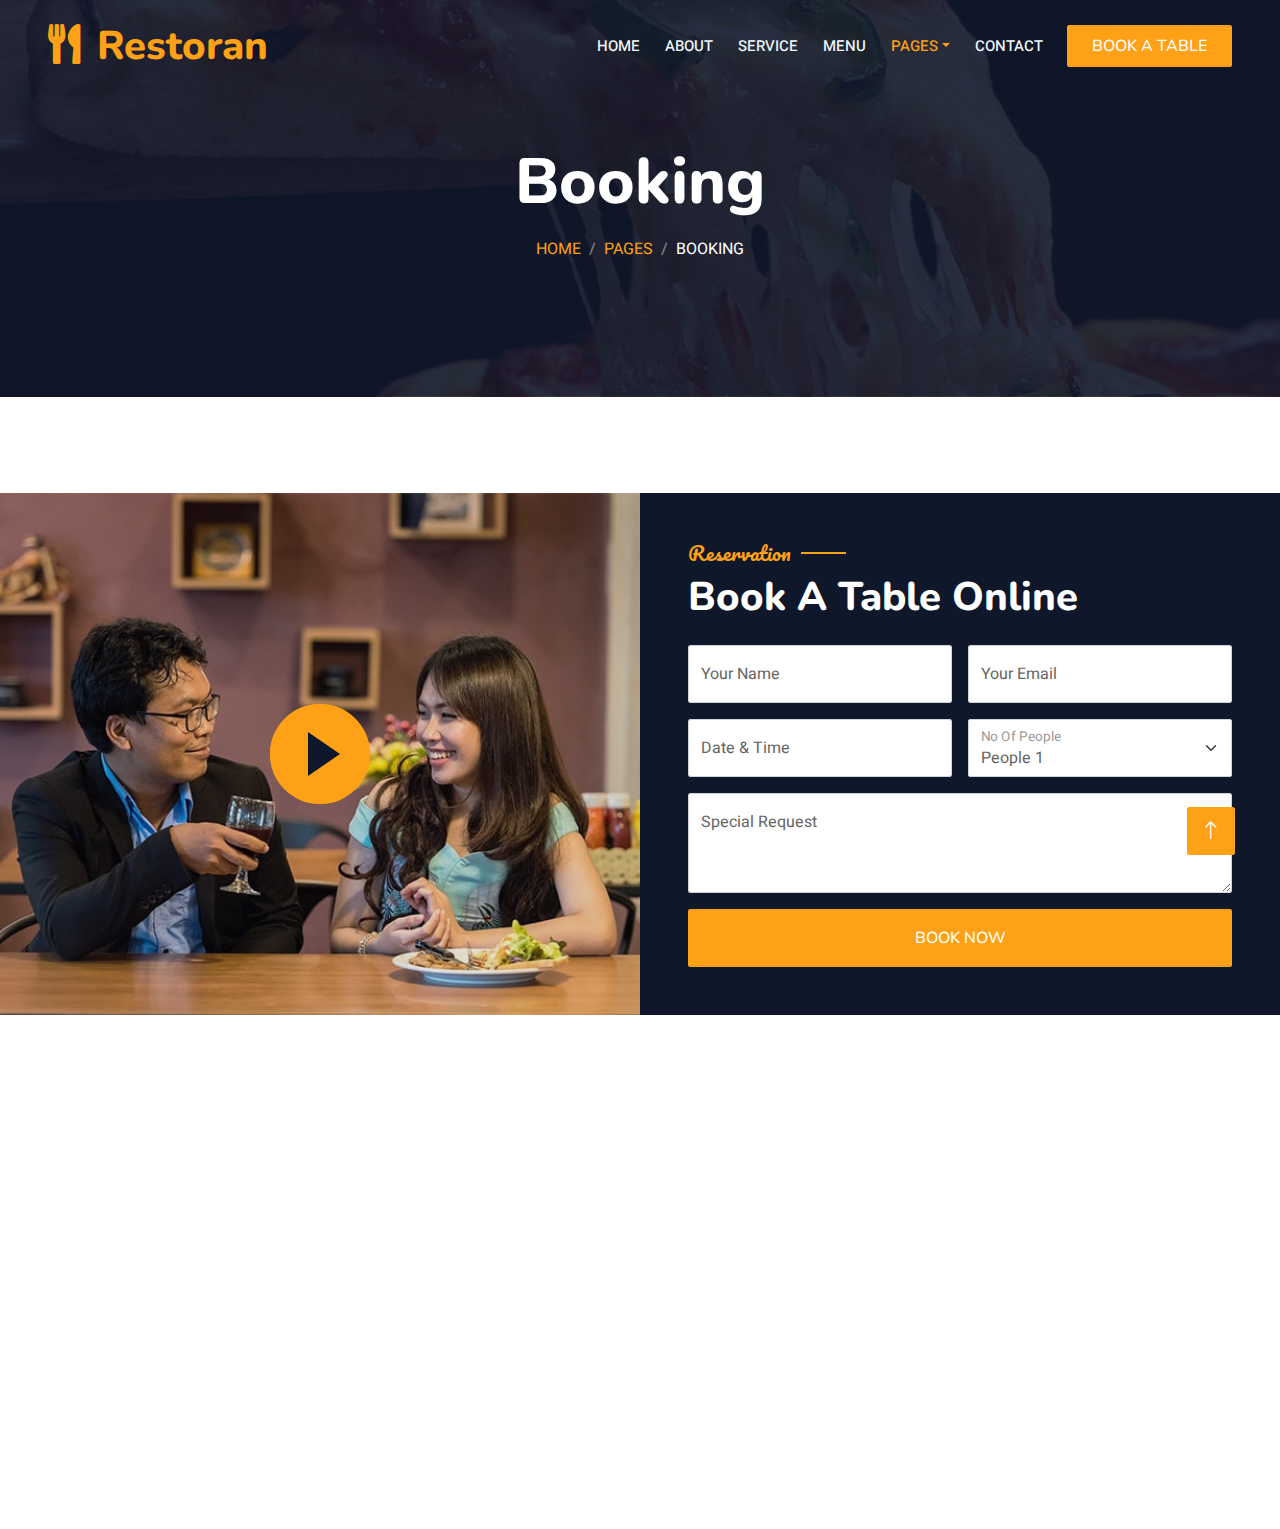
<file: booking.html>
<!DOCTYPE html>
<html lang="en">

<head>
    <meta charset="utf-8">
    <title>Restoran - Bootstrap Restaurant Template</title>
    <meta content="width=device-width, initial-scale=1.0" name="viewport">
    <meta content="" name="keywords">
    <meta content="" name="description">

    <!-- Favicon -->
    <link href="img/favicon.ico" rel="icon">

    <!-- Google Web Fonts -->
    <link rel="preconnect" href="https://fonts.googleapis.com">
    <link rel="preconnect" href="https://fonts.gstatic.com" crossorigin>
    <link href="https://fonts.googleapis.com/css2?family=Heebo:wght@400;500;600&family=Nunito:wght@600;700;800&family=Pacifico&display=swap" rel="stylesheet">

    <!-- Icon Font Stylesheet -->
    <link href="https://cdnjs.cloudflare.com/ajax/libs/font-awesome/5.10.0/css/all.min.css" rel="stylesheet">
    <link href="https://cdn.jsdelivr.net/npm/bootstrap-icons@1.4.1/font/bootstrap-icons.css" rel="stylesheet">

    <!-- Libraries Stylesheet -->
    <link href="lib/animate/animate.min.css" rel="stylesheet">
    <link href="lib/owlcarousel/assets/owl.carousel.min.css" rel="stylesheet">
    <link href="lib/tempusdominus/css/tempusdominus-bootstrap-4.min.css" rel="stylesheet" />

    <!-- Customized Bootstrap Stylesheet -->
    <link href="css/bootstrap.min.css" rel="stylesheet">

    <!-- Template Stylesheet -->
    <link href="css/style.css" rel="stylesheet">
</head>

<body>
    <div class="container-xxl bg-white p-0">
        <!-- Spinner Start -->
        <div id="spinner" class="show bg-white position-fixed translate-middle w-100 vh-100 top-50 start-50 d-flex align-items-center justify-content-center">
            <div class="spinner-border text-primary" style="width: 3rem; height: 3rem;" role="status">
                <span class="sr-only">Loading...</span>
            </div>
        </div>
        <!-- Spinner End -->


        <!-- Navbar & Hero Start -->
        <div class="container-xxl position-relative p-0">
            <nav class="navbar navbar-expand-lg navbar-dark bg-dark px-4 px-lg-5 py-3 py-lg-0">
                <a href="" class="navbar-brand p-0">
                    <h1 class="text-primary m-0"><i class="fa fa-utensils me-3"></i>Restoran</h1>
                    <!-- <img src="img/logo.png" alt="Logo"> -->
                </a>
                <button class="navbar-toggler" type="button" data-bs-toggle="collapse" data-bs-target="#navbarCollapse">
                    <span class="fa fa-bars"></span>
                </button>
                <div class="collapse navbar-collapse" id="navbarCollapse">
                    <div class="navbar-nav ms-auto py-0 pe-4">
                        <a href="index.html" class="nav-item nav-link">Home</a>
                        <a href="about.html" class="nav-item nav-link">About</a>
                        <a href="service.html" class="nav-item nav-link">Service</a>
                        <a href="menu.html" class="nav-item nav-link">Menu</a>
                        <div class="nav-item dropdown">
                            <a href="#" class="nav-link dropdown-toggle active" data-bs-toggle="dropdown">Pages</a>
                            <div class="dropdown-menu m-0">
                                <a href="booking.html" class="dropdown-item active">Booking</a>
                                <a href="team.html" class="dropdown-item">Our Team</a>
                                <a href="testimonial.html" class="dropdown-item">Testimonial</a>
                            </div>
                        </div>
                        <a href="contact.html" class="nav-item nav-link">Contact</a>
                    </div>
                    <a href="" class="btn btn-primary py-2 px-4">Book A Table</a>
                </div>
            </nav>

            <div class="container-xxl py-5 bg-dark hero-header mb-5">
                <div class="container text-center my-5 pt-5 pb-4">
                    <h1 class="display-3 text-white mb-3 animated slideInDown">Booking</h1>
                    <nav aria-label="breadcrumb">
                        <ol class="breadcrumb justify-content-center text-uppercase">
                            <li class="breadcrumb-item"><a href="#">Home</a></li>
                            <li class="breadcrumb-item"><a href="#">Pages</a></li>
                            <li class="breadcrumb-item text-white active" aria-current="page">Booking</li>
                        </ol>
                    </nav>
                </div>
            </div>
        </div>
        <!-- Navbar & Hero End -->


        <!-- Reservation Start -->
        <div class="container-xxl py-5 px-0 wow fadeInUp" data-wow-delay="0.1s">
            <div class="row g-0">
                <div class="col-md-6">
                    <div class="video">
                        <button type="button" class="btn-play" data-bs-toggle="modal" data-src="https://www.youtube.com/embed/DWRcNpR6Kdc" data-bs-target="#videoModal">
                            <span></span>
                        </button>
                    </div>
                </div>
                <div class="col-md-6 bg-dark d-flex align-items-center">
                    <div class="p-5 wow fadeInUp" data-wow-delay="0.2s">
                        <h5 class="section-title ff-secondary text-start text-primary fw-normal">Reservation</h5>
                        <h1 class="text-white mb-4">Book A Table Online</h1>
                        <form>
                            <div class="row g-3">
                                <div class="col-md-6">
                                    <div class="form-floating">
                                        <input type="text" class="form-control" id="name" placeholder="Your Name">
                                        <label for="name">Your Name</label>
                                    </div>
                                </div>
                                <div class="col-md-6">
                                    <div class="form-floating">
                                        <input type="email" class="form-control" id="email" placeholder="Your Email">
                                        <label for="email">Your Email</label>
                                    </div>
                                </div>
                                <div class="col-md-6">
                                    <div class="form-floating date" id="date3" data-target-input="nearest">
                                        <input type="text" class="form-control datetimepicker-input" id="datetime" placeholder="Date & Time" data-target="#date3" data-toggle="datetimepicker" />
                                        <label for="datetime">Date & Time</label>
                                    </div>
                                </div>
                                <div class="col-md-6">
                                    <div class="form-floating">
                                        <select class="form-select" id="select1">
                                          <option value="1">People 1</option>
                                          <option value="2">People 2</option>
                                          <option value="3">People 3</option>
                                        </select>
                                        <label for="select1">No Of People</label>
                                      </div>
                                </div>
                                <div class="col-12">
                                    <div class="form-floating">
                                        <textarea class="form-control" placeholder="Special Request" id="message" style="height: 100px"></textarea>
                                        <label for="message">Special Request</label>
                                    </div>
                                </div>
                                <div class="col-12">
                                    <button class="btn btn-primary w-100 py-3" type="submit">Book Now</button>
                                </div>
                            </div>
                        </form>
                    </div>
                </div>
            </div>
        </div>

        <div class="modal fade" id="videoModal" tabindex="-1" aria-labelledby="exampleModalLabel" aria-hidden="true">
            <div class="modal-dialog">
                <div class="modal-content rounded-0">
                    <div class="modal-header">
                        <h5 class="modal-title" id="exampleModalLabel">Youtube Video</h5>
                        <button type="button" class="btn-close" data-bs-dismiss="modal" aria-label="Close"></button>
                    </div>
                    <div class="modal-body">
                        <!-- 16:9 aspect ratio -->
                        <div class="ratio ratio-16x9">
                            <iframe class="embed-responsive-item" src="" id="video" allowfullscreen allowscriptaccess="always"
                                allow="autoplay"></iframe>
                        </div>
                    </div>
                </div>
            </div>
        </div>
        <!-- Reservation Start -->
        

        <!-- Footer Start -->
        <div class="container-fluid bg-dark text-light footer pt-5 mt-5 wow fadeIn" data-wow-delay="0.1s">
            <div class="container py-5">
                <div class="row g-5">
                    <div class="col-lg-3 col-md-6">
                        <h4 class="section-title ff-secondary text-start text-primary fw-normal mb-4">Company</h4>
                        <a class="btn btn-link" href="">About Us</a>
                        <a class="btn btn-link" href="">Contact Us</a>
                        <a class="btn btn-link" href="">Reservation</a>
                        <a class="btn btn-link" href="">Privacy Policy</a>
                        <a class="btn btn-link" href="">Terms & Condition</a>
                    </div>
                    <div class="col-lg-3 col-md-6">
                        <h4 class="section-title ff-secondary text-start text-primary fw-normal mb-4">Contact</h4>
                        <p class="mb-2"><i class="fa fa-map-marker-alt me-3"></i>123 Street, New York, USA</p>
                        <p class="mb-2"><i class="fa fa-phone-alt me-3"></i>+012 345 67890</p>
                        <p class="mb-2"><i class="fa fa-envelope me-3"></i>info@example.com</p>
                        <div class="d-flex pt-2">
                            <a class="btn btn-outline-light btn-social" href=""><i class="fab fa-twitter"></i></a>
                            <a class="btn btn-outline-light btn-social" href=""><i class="fab fa-facebook-f"></i></a>
                            <a class="btn btn-outline-light btn-social" href=""><i class="fab fa-youtube"></i></a>
                            <a class="btn btn-outline-light btn-social" href=""><i class="fab fa-linkedin-in"></i></a>
                        </div>
                    </div>
                    <div class="col-lg-3 col-md-6">
                        <h4 class="section-title ff-secondary text-start text-primary fw-normal mb-4">Opening</h4>
                        <h5 class="text-light fw-normal">Monday - Saturday</h5>
                        <p>09AM - 09PM</p>
                        <h5 class="text-light fw-normal">Sunday</h5>
                        <p>10AM - 08PM</p>
                    </div>
                    <div class="col-lg-3 col-md-6">
                        <h4 class="section-title ff-secondary text-start text-primary fw-normal mb-4">Newsletter</h4>
                        <p>Dolor amet sit justo amet elitr clita ipsum elitr est.</p>
                        <div class="position-relative mx-auto" style="max-width: 400px;">
                            <input class="form-control border-primary w-100 py-3 ps-4 pe-5" type="text" placeholder="Your email">
                            <button type="button" class="btn btn-primary py-2 position-absolute top-0 end-0 mt-2 me-2">SignUp</button>
                        </div>
                    </div>
                </div>
            </div>
            <div class="container">
                <div class="copyright">
                    <div class="row">
                        <div class="col-md-6 text-center text-md-start mb-3 mb-md-0">
                            &copy; <a class="border-bottom" href="#">Your Site Name</a>, All Right Reserved. 
							
							<!--/*** This template is free as long as you keep the footer author’s credit link/attribution link/backlink. If you'd like to use the template without the footer author’s credit link/attribution link/backlink, you can purchase the Credit Removal License from "https://htmlcodex.com/credit-removal". Thank you for your support. ***/-->
							Designed By <a class="border-bottom" href="https://htmlcodex.com">HTML Codex</a>
                        </div>
                        <div class="col-md-6 text-center text-md-end">
                            <div class="footer-menu">
                                <a href="">Home</a>
                                <a href="">Cookies</a>
                                <a href="">Help</a>
                                <a href="">FQAs</a>
                            </div>
                        </div>
                    </div>
                </div>
            </div>
        </div>
        <!-- Footer End -->


        <!-- Back to Top -->
        <a href="#" class="btn btn-lg btn-primary btn-lg-square back-to-top"><i class="bi bi-arrow-up"></i></a>
    </div>

    <!-- JavaScript Libraries -->
    <script src="https://code.jquery.com/jquery-3.4.1.min.js"></script>
    <script src="https://cdn.jsdelivr.net/npm/bootstrap@5.0.0/dist/js/bootstrap.bundle.min.js"></script>
    <script src="lib/wow/wow.min.js"></script>
    <script src="lib/easing/easing.min.js"></script>
    <script src="lib/waypoints/waypoints.min.js"></script>
    <script src="lib/counterup/counterup.min.js"></script>
    <script src="lib/owlcarousel/owl.carousel.min.js"></script>
    <script src="lib/tempusdominus/js/moment.min.js"></script>
    <script src="lib/tempusdominus/js/moment-timezone.min.js"></script>
    <script src="lib/tempusdominus/js/tempusdominus-bootstrap-4.min.js"></script>

    <!-- Template Javascript -->
    <script src="js/main.js"></script>
</body>

</html>
</file>
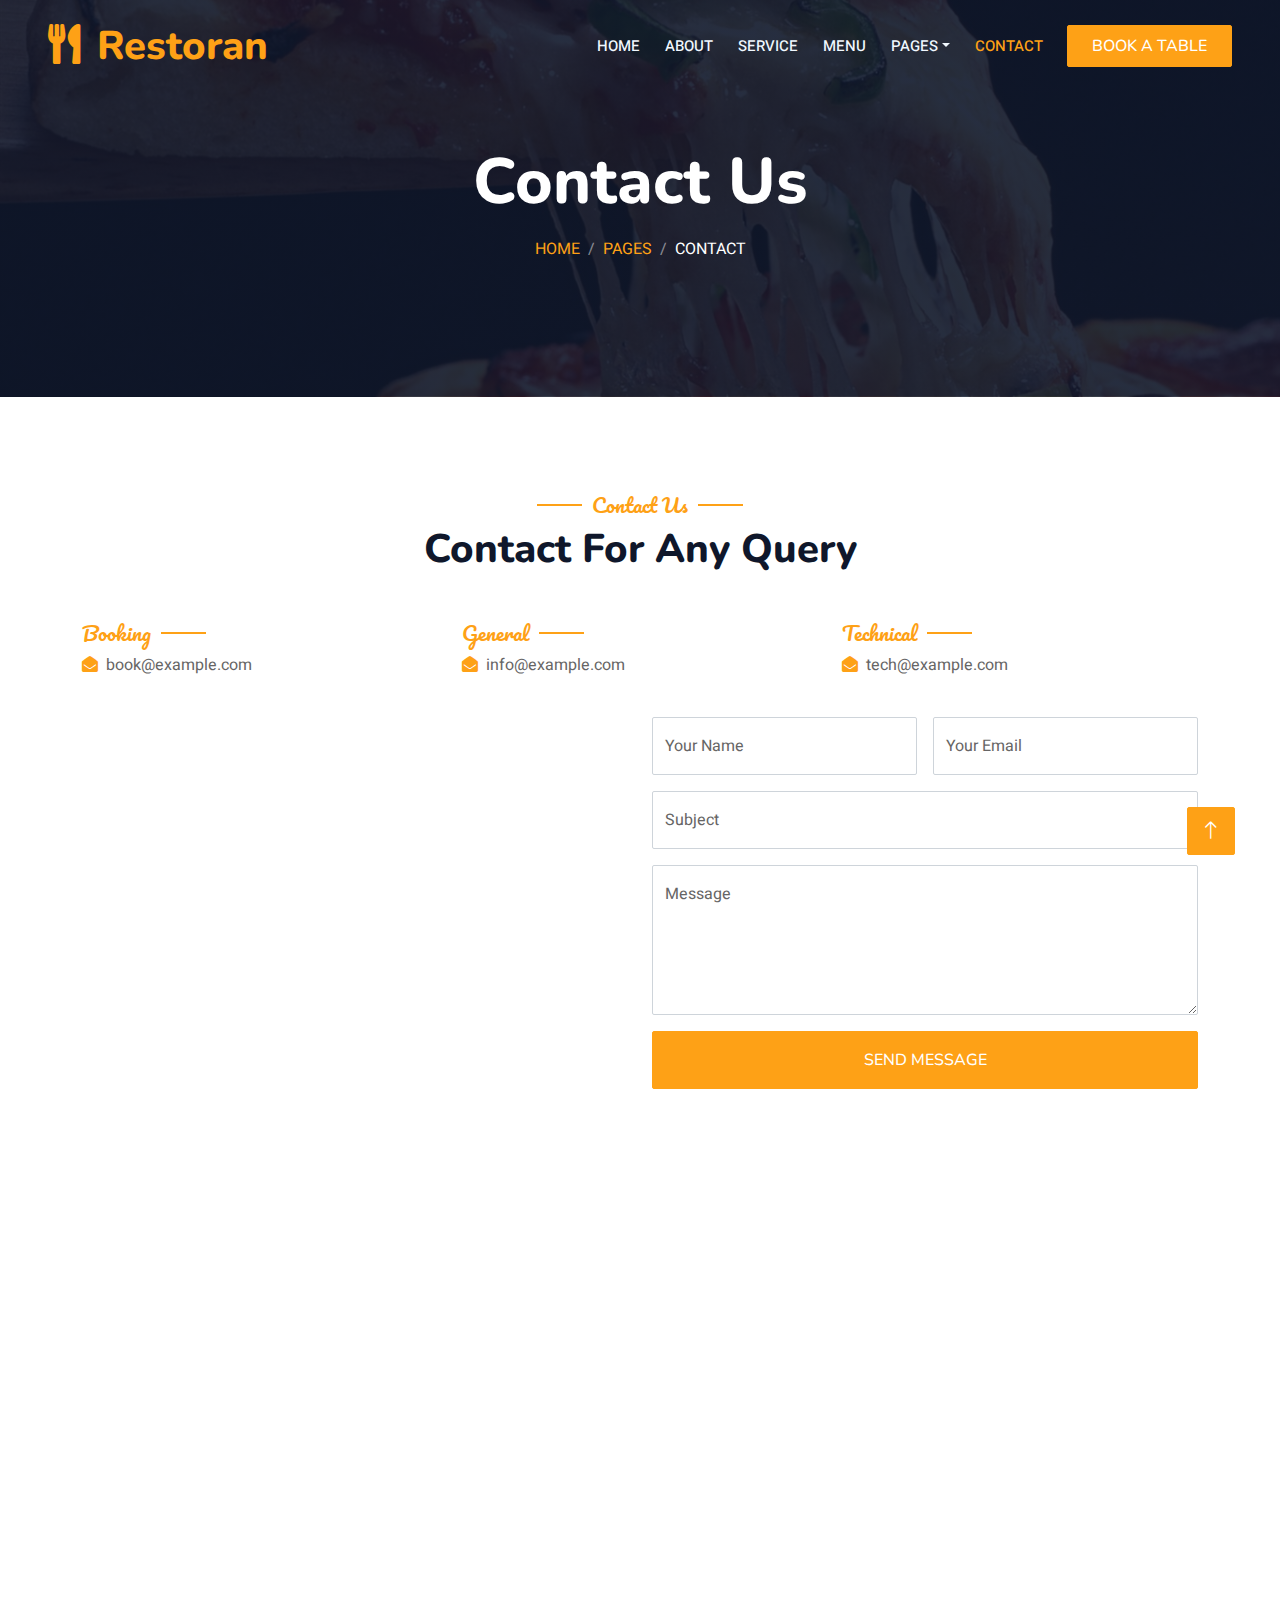
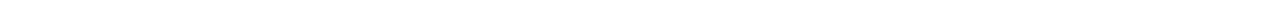
<file: contact.html>
<!DOCTYPE html>
<html lang="en">

<head>
    <meta charset="utf-8">
    <title>Restoran - Bootstrap Restaurant Template</title>
    <meta content="width=device-width, initial-scale=1.0" name="viewport">
    <meta content="" name="keywords">
    <meta content="" name="description">

    <!-- Favicon -->
    <link href="img/favicon.ico" rel="icon">

    <!-- Google Web Fonts -->
    <link rel="preconnect" href="https://fonts.googleapis.com">
    <link rel="preconnect" href="https://fonts.gstatic.com" crossorigin>
    <link href="https://fonts.googleapis.com/css2?family=Heebo:wght@400;500;600&family=Nunito:wght@600;700;800&family=Pacifico&display=swap" rel="stylesheet">

    <!-- Icon Font Stylesheet -->
    <link href="https://cdnjs.cloudflare.com/ajax/libs/font-awesome/5.10.0/css/all.min.css" rel="stylesheet">
    <link href="https://cdn.jsdelivr.net/npm/bootstrap-icons@1.4.1/font/bootstrap-icons.css" rel="stylesheet">

    <!-- Libraries Stylesheet -->
    <link href="lib/animate/animate.min.css" rel="stylesheet">
    <link href="lib/owlcarousel/assets/owl.carousel.min.css" rel="stylesheet">
    <link href="lib/tempusdominus/css/tempusdominus-bootstrap-4.min.css" rel="stylesheet" />

    <!-- Customized Bootstrap Stylesheet -->
    <link href="css/bootstrap.min.css" rel="stylesheet">

    <!-- Template Stylesheet -->
    <link href="css/style.css" rel="stylesheet">
</head>

<body>
    <div class="container-xxl bg-white p-0">
        <!-- Spinner Start -->
        <div id="spinner" class="show bg-white position-fixed translate-middle w-100 vh-100 top-50 start-50 d-flex align-items-center justify-content-center">
            <div class="spinner-border text-primary" style="width: 3rem; height: 3rem;" role="status">
                <span class="sr-only">Loading...</span>
            </div>
        </div>
        <!-- Spinner End -->


        <!-- Navbar & Hero Start -->
        <div class="container-xxl position-relative p-0">
            <nav class="navbar navbar-expand-lg navbar-dark bg-dark px-4 px-lg-5 py-3 py-lg-0">
                <a href="" class="navbar-brand p-0">
                    <h1 class="text-primary m-0"><i class="fa fa-utensils me-3"></i>Restoran</h1>
                    <!-- <img src="img/logo.png" alt="Logo"> -->
                </a>
                <button class="navbar-toggler" type="button" data-bs-toggle="collapse" data-bs-target="#navbarCollapse">
                    <span class="fa fa-bars"></span>
                </button>
                <div class="collapse navbar-collapse" id="navbarCollapse">
                    <div class="navbar-nav ms-auto py-0 pe-4">
                        <a href="index.html" class="nav-item nav-link">Home</a>
                        <a href="about.html" class="nav-item nav-link">About</a>
                        <a href="service.html" class="nav-item nav-link">Service</a>
                        <a href="menu.html" class="nav-item nav-link">Menu</a>
                        <div class="nav-item dropdown">
                            <a href="#" class="nav-link dropdown-toggle" data-bs-toggle="dropdown">Pages</a>
                            <div class="dropdown-menu m-0">
                                <a href="booking.html" class="dropdown-item">Booking</a>
                                <a href="team.html" class="dropdown-item">Our Team</a>
                                <a href="testimonial.html" class="dropdown-item">Testimonial</a>
                            </div>
                        </div>
                        <a href="contact.html" class="nav-item nav-link active">Contact</a>
                    </div>
                    <a href="" class="btn btn-primary py-2 px-4">Book A Table</a>
                </div>
            </nav>

            <div class="container-xxl py-5 bg-dark hero-header mb-5">
                <div class="container text-center my-5 pt-5 pb-4">
                    <h1 class="display-3 text-white mb-3 animated slideInDown">Contact Us</h1>
                    <nav aria-label="breadcrumb">
                        <ol class="breadcrumb justify-content-center text-uppercase">
                            <li class="breadcrumb-item"><a href="#">Home</a></li>
                            <li class="breadcrumb-item"><a href="#">Pages</a></li>
                            <li class="breadcrumb-item text-white active" aria-current="page">Contact</li>
                        </ol>
                    </nav>
                </div>
            </div>
        </div>
        <!-- Navbar & Hero End -->


        <!-- Contact Start -->
        <div class="container-xxl py-5">
            <div class="container">
                <div class="text-center wow fadeInUp" data-wow-delay="0.1s">
                    <h5 class="section-title ff-secondary text-center text-primary fw-normal">Contact Us</h5>
                    <h1 class="mb-5">Contact For Any Query</h1>
                </div>
                <div class="row g-4">
                    <div class="col-12">
                        <div class="row gy-4">
                            <div class="col-md-4">
                                <h5 class="section-title ff-secondary fw-normal text-start text-primary">Booking</h5>
                                <p><i class="fa fa-envelope-open text-primary me-2"></i>book@example.com</p>
                            </div>
                            <div class="col-md-4">
                                <h5 class="section-title ff-secondary fw-normal text-start text-primary">General</h5>
                                <p><i class="fa fa-envelope-open text-primary me-2"></i>info@example.com</p>
                            </div>
                            <div class="col-md-4">
                                <h5 class="section-title ff-secondary fw-normal text-start text-primary">Technical</h5>
                                <p><i class="fa fa-envelope-open text-primary me-2"></i>tech@example.com</p>
                            </div>
                        </div>
                    </div>
                    <div class="col-md-6 wow fadeIn" data-wow-delay="0.1s">
                        <iframe class="position-relative rounded w-100 h-100"
                            src="https://www.google.com/maps/embed?pb=!1m18!1m12!1m3!1d3001156.4288297426!2d-78.01371936852176!3d42.72876761954724!2m3!1f0!2f0!3f0!3m2!1i1024!2i768!4f13.1!3m3!1m2!1s0x4ccc4bf0f123a5a9%3A0xddcfc6c1de189567!2sNew%20York%2C%20USA!5e0!3m2!1sen!2sbd!4v1603794290143!5m2!1sen!2sbd"
                            frameborder="0" style="min-height: 350px; border:0;" allowfullscreen="" aria-hidden="false"
                            tabindex="0"></iframe>
                    </div>
                    <div class="col-md-6">
                        <div class="wow fadeInUp" data-wow-delay="0.2s">
                            <form>
                                <div class="row g-3">
                                    <div class="col-md-6">
                                        <div class="form-floating">
                                            <input type="text" class="form-control" id="name" placeholder="Your Name">
                                            <label for="name">Your Name</label>
                                        </div>
                                    </div>
                                    <div class="col-md-6">
                                        <div class="form-floating">
                                            <input type="email" class="form-control" id="email" placeholder="Your Email">
                                            <label for="email">Your Email</label>
                                        </div>
                                    </div>
                                    <div class="col-12">
                                        <div class="form-floating">
                                            <input type="text" class="form-control" id="subject" placeholder="Subject">
                                            <label for="subject">Subject</label>
                                        </div>
                                    </div>
                                    <div class="col-12">
                                        <div class="form-floating">
                                            <textarea class="form-control" placeholder="Leave a message here" id="message" style="height: 150px"></textarea>
                                            <label for="message">Message</label>
                                        </div>
                                    </div>
                                    <div class="col-12">
                                        <button class="btn btn-primary w-100 py-3" type="submit">Send Message</button>
                                    </div>
                                </div>
                            </form>
                        </div>
                    </div>
                </div>
            </div>
        </div>
        <!-- Contact End -->


        <!-- Footer Start -->
        <div class="container-fluid bg-dark text-light footer pt-5 mt-5 wow fadeIn" data-wow-delay="0.1s">
            <div class="container py-5">
                <div class="row g-5">
                    <div class="col-lg-3 col-md-6">
                        <h4 class="section-title ff-secondary text-start text-primary fw-normal mb-4">Company</h4>
                        <a class="btn btn-link" href="">About Us</a>
                        <a class="btn btn-link" href="">Contact Us</a>
                        <a class="btn btn-link" href="">Reservation</a>
                        <a class="btn btn-link" href="">Privacy Policy</a>
                        <a class="btn btn-link" href="">Terms & Condition</a>
                    </div>
                    <div class="col-lg-3 col-md-6">
                        <h4 class="section-title ff-secondary text-start text-primary fw-normal mb-4">Contact</h4>
                        <p class="mb-2"><i class="fa fa-map-marker-alt me-3"></i>123 Street, New York, USA</p>
                        <p class="mb-2"><i class="fa fa-phone-alt me-3"></i>+012 345 67890</p>
                        <p class="mb-2"><i class="fa fa-envelope me-3"></i>info@example.com</p>
                        <div class="d-flex pt-2">
                            <a class="btn btn-outline-light btn-social" href=""><i class="fab fa-twitter"></i></a>
                            <a class="btn btn-outline-light btn-social" href=""><i class="fab fa-facebook-f"></i></a>
                            <a class="btn btn-outline-light btn-social" href=""><i class="fab fa-youtube"></i></a>
                            <a class="btn btn-outline-light btn-social" href=""><i class="fab fa-linkedin-in"></i></a>
                        </div>
                    </div>
                    <div class="col-lg-3 col-md-6">
                        <h4 class="section-title ff-secondary text-start text-primary fw-normal mb-4">Opening</h4>
                        <h5 class="text-light fw-normal">Monday - Saturday</h5>
                        <p>09AM - 09PM</p>
                        <h5 class="text-light fw-normal">Sunday</h5>
                        <p>10AM - 08PM</p>
                    </div>
                    <div class="col-lg-3 col-md-6">
                        <h4 class="section-title ff-secondary text-start text-primary fw-normal mb-4">Newsletter</h4>
                        <p>Dolor amet sit justo amet elitr clita ipsum elitr est.</p>
                        <div class="position-relative mx-auto" style="max-width: 400px;">
                            <input class="form-control border-primary w-100 py-3 ps-4 pe-5" type="text" placeholder="Your email">
                            <button type="button" class="btn btn-primary py-2 position-absolute top-0 end-0 mt-2 me-2">SignUp</button>
                        </div>
                    </div>
                </div>
            </div>
            <div class="container">
                <div class="copyright">
                    <div class="row">
                        <div class="col-md-6 text-center text-md-start mb-3 mb-md-0">
                            &copy; <a class="border-bottom" href="#">Your Site Name</a>, All Right Reserved. 
							
							<!--/*** This template is free as long as you keep the footer author’s credit link/attribution link/backlink. If you'd like to use the template without the footer author’s credit link/attribution link/backlink, you can purchase the Credit Removal License from "https://htmlcodex.com/credit-removal". Thank you for your support. ***/-->
							Designed By <a class="border-bottom" href="https://htmlcodex.com">HTML Codex</a>
                        </div>
                        <div class="col-md-6 text-center text-md-end">
                            <div class="footer-menu">
                                <a href="">Home</a>
                                <a href="">Cookies</a>
                                <a href="">Help</a>
                                <a href="">FQAs</a>
                            </div>
                        </div>
                    </div>
                </div>
            </div>
        </div>
        <!-- Footer End -->


        <!-- Back to Top -->
        <a href="#" class="btn btn-lg btn-primary btn-lg-square back-to-top"><i class="bi bi-arrow-up"></i></a>
    </div>

    <!-- JavaScript Libraries -->
    <script src="https://code.jquery.com/jquery-3.4.1.min.js"></script>
    <script src="https://cdn.jsdelivr.net/npm/bootstrap@5.0.0/dist/js/bootstrap.bundle.min.js"></script>
    <script src="lib/wow/wow.min.js"></script>
    <script src="lib/easing/easing.min.js"></script>
    <script src="lib/waypoints/waypoints.min.js"></script>
    <script src="lib/counterup/counterup.min.js"></script>
    <script src="lib/owlcarousel/owl.carousel.min.js"></script>
    <script src="lib/tempusdominus/js/moment.min.js"></script>
    <script src="lib/tempusdominus/js/moment-timezone.min.js"></script>
    <script src="lib/tempusdominus/js/tempusdominus-bootstrap-4.min.js"></script>

    <!-- Template Javascript -->
    <script src="js/main.js"></script>
</body>

</html>
</file>
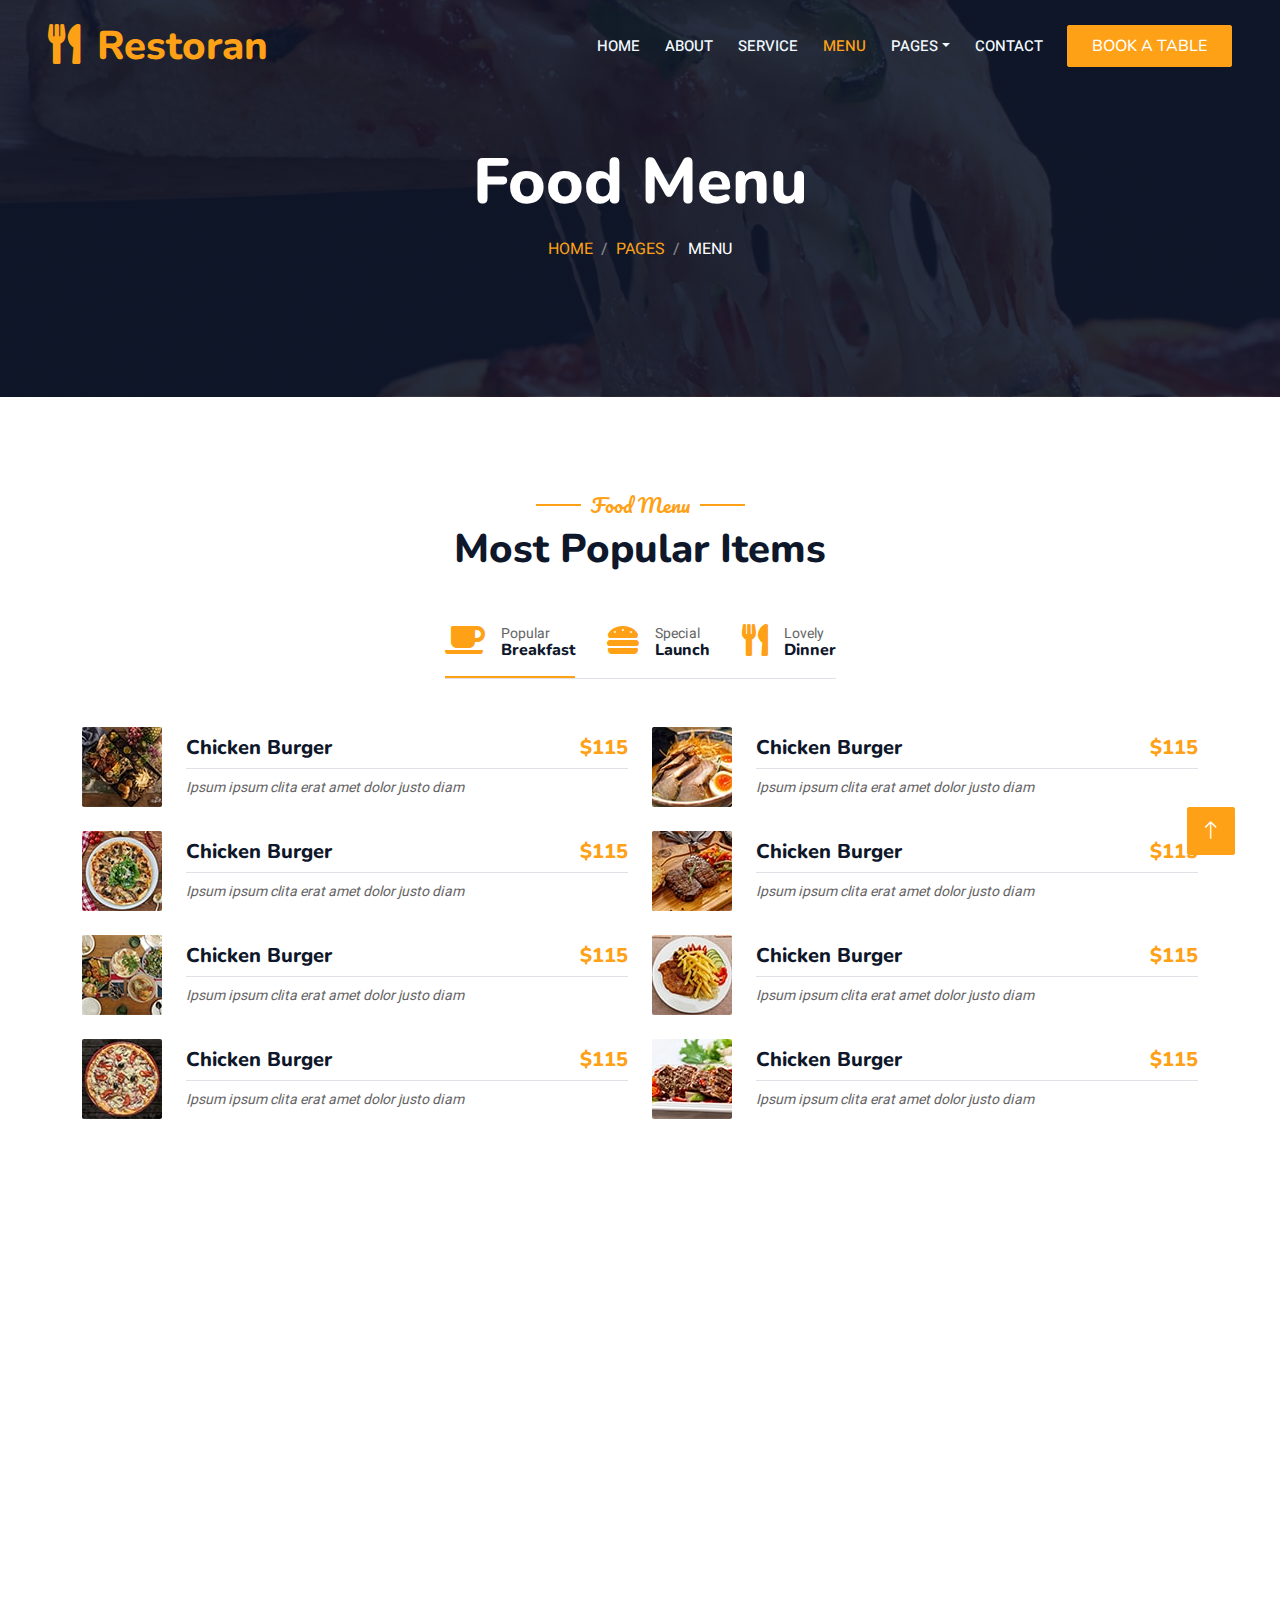
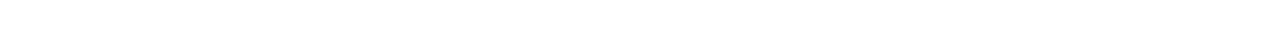
<file: menu.html>
<!DOCTYPE html>
<html lang="en">

<head>
    <meta charset="utf-8">
    <title>Restoran - Bootstrap Restaurant Template</title>
    <meta content="width=device-width, initial-scale=1.0" name="viewport">
    <meta content="" name="keywords">
    <meta content="" name="description">

    <!-- Favicon -->
    <link href="img/favicon.ico" rel="icon">

    <!-- Google Web Fonts -->
    <link rel="preconnect" href="https://fonts.googleapis.com">
    <link rel="preconnect" href="https://fonts.gstatic.com" crossorigin>
    <link href="https://fonts.googleapis.com/css2?family=Heebo:wght@400;500;600&family=Nunito:wght@600;700;800&family=Pacifico&display=swap" rel="stylesheet">

    <!-- Icon Font Stylesheet -->
    <link href="https://cdnjs.cloudflare.com/ajax/libs/font-awesome/5.10.0/css/all.min.css" rel="stylesheet">
    <link href="https://cdn.jsdelivr.net/npm/bootstrap-icons@1.4.1/font/bootstrap-icons.css" rel="stylesheet">

    <!-- Libraries Stylesheet -->
    <link href="lib/animate/animate.min.css" rel="stylesheet">
    <link href="lib/owlcarousel/assets/owl.carousel.min.css" rel="stylesheet">
    <link href="lib/tempusdominus/css/tempusdominus-bootstrap-4.min.css" rel="stylesheet" />

    <!-- Customized Bootstrap Stylesheet -->
    <link href="css/bootstrap.min.css" rel="stylesheet">

    <!-- Template Stylesheet -->
    <link href="css/style.css" rel="stylesheet">
</head>

<body>
    <div class="container-xxl bg-white p-0">
        <!-- Spinner Start -->
        <div id="spinner" class="show bg-white position-fixed translate-middle w-100 vh-100 top-50 start-50 d-flex align-items-center justify-content-center">
            <div class="spinner-border text-primary" style="width: 3rem; height: 3rem;" role="status">
                <span class="sr-only">Loading...</span>
            </div>
        </div>
        <!-- Spinner End -->


        <!-- Navbar & Hero Start -->
        <div class="container-xxl position-relative p-0">
            <nav class="navbar navbar-expand-lg navbar-dark bg-dark px-4 px-lg-5 py-3 py-lg-0">
                <a href="" class="navbar-brand p-0">
                    <h1 class="text-primary m-0"><i class="fa fa-utensils me-3"></i>Restoran</h1>
                    <!-- <img src="img/logo.png" alt="Logo"> -->
                </a>
                <button class="navbar-toggler" type="button" data-bs-toggle="collapse" data-bs-target="#navbarCollapse">
                    <span class="fa fa-bars"></span>
                </button>
                <div class="collapse navbar-collapse" id="navbarCollapse">
                    <div class="navbar-nav ms-auto py-0 pe-4">
                        <a href="index.html" class="nav-item nav-link">Home</a>
                        <a href="about.html" class="nav-item nav-link">About</a>
                        <a href="service.html" class="nav-item nav-link">Service</a>
                        <a href="menu.html" class="nav-item nav-link active">Menu</a>
                        <div class="nav-item dropdown">
                            <a href="#" class="nav-link dropdown-toggle" data-bs-toggle="dropdown">Pages</a>
                            <div class="dropdown-menu m-0">
                                <a href="booking.html" class="dropdown-item">Booking</a>
                                <a href="team.html" class="dropdown-item">Our Team</a>
                                <a href="testimonial.html" class="dropdown-item">Testimonial</a>
                            </div>
                        </div>
                        <a href="contact.html" class="nav-item nav-link">Contact</a>
                    </div>
                    <a href="" class="btn btn-primary py-2 px-4">Book A Table</a>
                </div>
            </nav>

            <div class="container-xxl py-5 bg-dark hero-header mb-5">
                <div class="container text-center my-5 pt-5 pb-4">
                    <h1 class="display-3 text-white mb-3 animated slideInDown">Food Menu</h1>
                    <nav aria-label="breadcrumb">
                        <ol class="breadcrumb justify-content-center text-uppercase">
                            <li class="breadcrumb-item"><a href="#">Home</a></li>
                            <li class="breadcrumb-item"><a href="#">Pages</a></li>
                            <li class="breadcrumb-item text-white active" aria-current="page">Menu</li>
                        </ol>
                    </nav>
                </div>
            </div>
        </div>
        <!-- Navbar & Hero End -->


        <!-- Menu Start -->
        <div class="container-xxl py-5">
            <div class="container">
                <div class="text-center wow fadeInUp" data-wow-delay="0.1s">
                    <h5 class="section-title ff-secondary text-center text-primary fw-normal">Food Menu</h5>
                    <h1 class="mb-5">Most Popular Items</h1>
                </div>
                <div class="tab-class text-center wow fadeInUp" data-wow-delay="0.1s">
                    <ul class="nav nav-pills d-inline-flex justify-content-center border-bottom mb-5">
                        <li class="nav-item">
                            <a class="d-flex align-items-center text-start mx-3 ms-0 pb-3 active" data-bs-toggle="pill" href="#tab-1">
                                <i class="fa fa-coffee fa-2x text-primary"></i>
                                <div class="ps-3">
                                    <small class="text-body">Popular</small>
                                    <h6 class="mt-n1 mb-0">Breakfast</h6>
                                </div>
                            </a>
                        </li>
                        <li class="nav-item">
                            <a class="d-flex align-items-center text-start mx-3 pb-3" data-bs-toggle="pill" href="#tab-2">
                                <i class="fa fa-hamburger fa-2x text-primary"></i>
                                <div class="ps-3">
                                    <small class="text-body">Special</small>
                                    <h6 class="mt-n1 mb-0">Launch</h6>
                                </div>
                            </a>
                        </li>
                        <li class="nav-item">
                            <a class="d-flex align-items-center text-start mx-3 me-0 pb-3" data-bs-toggle="pill" href="#tab-3">
                                <i class="fa fa-utensils fa-2x text-primary"></i>
                                <div class="ps-3">
                                    <small class="text-body">Lovely</small>
                                    <h6 class="mt-n1 mb-0">Dinner</h6>
                                </div>
                            </a>
                        </li>
                    </ul>
                    <div class="tab-content">
                        <div id="tab-1" class="tab-pane fade show p-0 active">
                            <div class="row g-4">
                                <div class="col-lg-6">
                                    <div class="d-flex align-items-center">
                                        <img class="flex-shrink-0 img-fluid rounded" src="img/menu-1.jpg" alt="" style="width: 80px;">
                                        <div class="w-100 d-flex flex-column text-start ps-4">
                                            <h5 class="d-flex justify-content-between border-bottom pb-2">
                                                <span>Chicken Burger</span>
                                                <span class="text-primary">$115</span>
                                            </h5>
                                            <small class="fst-italic">Ipsum ipsum clita erat amet dolor justo diam</small>
                                        </div>
                                    </div>
                                </div>
                                <div class="col-lg-6">
                                    <div class="d-flex align-items-center">
                                        <img class="flex-shrink-0 img-fluid rounded" src="img/menu-2.jpg" alt="" style="width: 80px;">
                                        <div class="w-100 d-flex flex-column text-start ps-4">
                                            <h5 class="d-flex justify-content-between border-bottom pb-2">
                                                <span>Chicken Burger</span>
                                                <span class="text-primary">$115</span>
                                            </h5>
                                            <small class="fst-italic">Ipsum ipsum clita erat amet dolor justo diam</small>
                                        </div>
                                    </div>
                                </div>
                                <div class="col-lg-6">
                                    <div class="d-flex align-items-center">
                                        <img class="flex-shrink-0 img-fluid rounded" src="img/menu-3.jpg" alt="" style="width: 80px;">
                                        <div class="w-100 d-flex flex-column text-start ps-4">
                                            <h5 class="d-flex justify-content-between border-bottom pb-2">
                                                <span>Chicken Burger</span>
                                                <span class="text-primary">$115</span>
                                            </h5>
                                            <small class="fst-italic">Ipsum ipsum clita erat amet dolor justo diam</small>
                                        </div>
                                    </div>
                                </div>
                                <div class="col-lg-6">
                                    <div class="d-flex align-items-center">
                                        <img class="flex-shrink-0 img-fluid rounded" src="img/menu-4.jpg" alt="" style="width: 80px;">
                                        <div class="w-100 d-flex flex-column text-start ps-4">
                                            <h5 class="d-flex justify-content-between border-bottom pb-2">
                                                <span>Chicken Burger</span>
                                                <span class="text-primary">$115</span>
                                            </h5>
                                            <small class="fst-italic">Ipsum ipsum clita erat amet dolor justo diam</small>
                                        </div>
                                    </div>
                                </div>
                                <div class="col-lg-6">
                                    <div class="d-flex align-items-center">
                                        <img class="flex-shrink-0 img-fluid rounded" src="img/menu-5.jpg" alt="" style="width: 80px;">
                                        <div class="w-100 d-flex flex-column text-start ps-4">
                                            <h5 class="d-flex justify-content-between border-bottom pb-2">
                                                <span>Chicken Burger</span>
                                                <span class="text-primary">$115</span>
                                            </h5>
                                            <small class="fst-italic">Ipsum ipsum clita erat amet dolor justo diam</small>
                                        </div>
                                    </div>
                                </div>
                                <div class="col-lg-6">
                                    <div class="d-flex align-items-center">
                                        <img class="flex-shrink-0 img-fluid rounded" src="img/menu-6.jpg" alt="" style="width: 80px;">
                                        <div class="w-100 d-flex flex-column text-start ps-4">
                                            <h5 class="d-flex justify-content-between border-bottom pb-2">
                                                <span>Chicken Burger</span>
                                                <span class="text-primary">$115</span>
                                            </h5>
                                            <small class="fst-italic">Ipsum ipsum clita erat amet dolor justo diam</small>
                                        </div>
                                    </div>
                                </div>
                                <div class="col-lg-6">
                                    <div class="d-flex align-items-center">
                                        <img class="flex-shrink-0 img-fluid rounded" src="img/menu-7.jpg" alt="" style="width: 80px;">
                                        <div class="w-100 d-flex flex-column text-start ps-4">
                                            <h5 class="d-flex justify-content-between border-bottom pb-2">
                                                <span>Chicken Burger</span>
                                                <span class="text-primary">$115</span>
                                            </h5>
                                            <small class="fst-italic">Ipsum ipsum clita erat amet dolor justo diam</small>
                                        </div>
                                    </div>
                                </div>
                                <div class="col-lg-6">
                                    <div class="d-flex align-items-center">
                                        <img class="flex-shrink-0 img-fluid rounded" src="img/menu-8.jpg" alt="" style="width: 80px;">
                                        <div class="w-100 d-flex flex-column text-start ps-4">
                                            <h5 class="d-flex justify-content-between border-bottom pb-2">
                                                <span>Chicken Burger</span>
                                                <span class="text-primary">$115</span>
                                            </h5>
                                            <small class="fst-italic">Ipsum ipsum clita erat amet dolor justo diam</small>
                                        </div>
                                    </div>
                                </div>
                            </div>
                        </div>
                        <div id="tab-2" class="tab-pane fade show p-0">
                            <div class="row g-4">
                                <div class="col-lg-6">
                                    <div class="d-flex align-items-center">
                                        <img class="flex-shrink-0 img-fluid rounded" src="img/menu-1.jpg" alt="" style="width: 80px;">
                                        <div class="w-100 d-flex flex-column text-start ps-4">
                                            <h5 class="d-flex justify-content-between border-bottom pb-2">
                                                <span>Chicken Burger</span>
                                                <span class="text-primary">$115</span>
                                            </h5>
                                            <small class="fst-italic">Ipsum ipsum clita erat amet dolor justo diam</small>
                                        </div>
                                    </div>
                                </div>
                                <div class="col-lg-6">
                                    <div class="d-flex align-items-center">
                                        <img class="flex-shrink-0 img-fluid rounded" src="img/menu-2.jpg" alt="" style="width: 80px;">
                                        <div class="w-100 d-flex flex-column text-start ps-4">
                                            <h5 class="d-flex justify-content-between border-bottom pb-2">
                                                <span>Chicken Burger</span>
                                                <span class="text-primary">$115</span>
                                            </h5>
                                            <small class="fst-italic">Ipsum ipsum clita erat amet dolor justo diam</small>
                                        </div>
                                    </div>
                                </div>
                                <div class="col-lg-6">
                                    <div class="d-flex align-items-center">
                                        <img class="flex-shrink-0 img-fluid rounded" src="img/menu-3.jpg" alt="" style="width: 80px;">
                                        <div class="w-100 d-flex flex-column text-start ps-4">
                                            <h5 class="d-flex justify-content-between border-bottom pb-2">
                                                <span>Chicken Burger</span>
                                                <span class="text-primary">$115</span>
                                            </h5>
                                            <small class="fst-italic">Ipsum ipsum clita erat amet dolor justo diam</small>
                                        </div>
                                    </div>
                                </div>
                                <div class="col-lg-6">
                                    <div class="d-flex align-items-center">
                                        <img class="flex-shrink-0 img-fluid rounded" src="img/menu-4.jpg" alt="" style="width: 80px;">
                                        <div class="w-100 d-flex flex-column text-start ps-4">
                                            <h5 class="d-flex justify-content-between border-bottom pb-2">
                                                <span>Chicken Burger</span>
                                                <span class="text-primary">$115</span>
                                            </h5>
                                            <small class="fst-italic">Ipsum ipsum clita erat amet dolor justo diam</small>
                                        </div>
                                    </div>
                                </div>
                                <div class="col-lg-6">
                                    <div class="d-flex align-items-center">
                                        <img class="flex-shrink-0 img-fluid rounded" src="img/menu-5.jpg" alt="" style="width: 80px;">
                                        <div class="w-100 d-flex flex-column text-start ps-4">
                                            <h5 class="d-flex justify-content-between border-bottom pb-2">
                                                <span>Chicken Burger</span>
                                                <span class="text-primary">$115</span>
                                            </h5>
                                            <small class="fst-italic">Ipsum ipsum clita erat amet dolor justo diam</small>
                                        </div>
                                    </div>
                                </div>
                                <div class="col-lg-6">
                                    <div class="d-flex align-items-center">
                                        <img class="flex-shrink-0 img-fluid rounded" src="img/menu-6.jpg" alt="" style="width: 80px;">
                                        <div class="w-100 d-flex flex-column text-start ps-4">
                                            <h5 class="d-flex justify-content-between border-bottom pb-2">
                                                <span>Chicken Burger</span>
                                                <span class="text-primary">$115</span>
                                            </h5>
                                            <small class="fst-italic">Ipsum ipsum clita erat amet dolor justo diam</small>
                                        </div>
                                    </div>
                                </div>
                                <div class="col-lg-6">
                                    <div class="d-flex align-items-center">
                                        <img class="flex-shrink-0 img-fluid rounded" src="img/menu-7.jpg" alt="" style="width: 80px;">
                                        <div class="w-100 d-flex flex-column text-start ps-4">
                                            <h5 class="d-flex justify-content-between border-bottom pb-2">
                                                <span>Chicken Burger</span>
                                                <span class="text-primary">$115</span>
                                            </h5>
                                            <small class="fst-italic">Ipsum ipsum clita erat amet dolor justo diam</small>
                                        </div>
                                    </div>
                                </div>
                                <div class="col-lg-6">
                                    <div class="d-flex align-items-center">
                                        <img class="flex-shrink-0 img-fluid rounded" src="img/menu-8.jpg" alt="" style="width: 80px;">
                                        <div class="w-100 d-flex flex-column text-start ps-4">
                                            <h5 class="d-flex justify-content-between border-bottom pb-2">
                                                <span>Chicken Burger</span>
                                                <span class="text-primary">$115</span>
                                            </h5>
                                            <small class="fst-italic">Ipsum ipsum clita erat amet dolor justo diam</small>
                                        </div>
                                    </div>
                                </div>
                            </div>
                        </div>
                        <div id="tab-3" class="tab-pane fade show p-0">
                            <div class="row g-4">
                                <div class="col-lg-6">
                                    <div class="d-flex align-items-center">
                                        <img class="flex-shrink-0 img-fluid rounded" src="img/menu-1.jpg" alt="" style="width: 80px;">
                                        <div class="w-100 d-flex flex-column text-start ps-4">
                                            <h5 class="d-flex justify-content-between border-bottom pb-2">
                                                <span>Chicken Burger</span>
                                                <span class="text-primary">$115</span>
                                            </h5>
                                            <small class="fst-italic">Ipsum ipsum clita erat amet dolor justo diam</small>
                                        </div>
                                    </div>
                                </div>
                                <div class="col-lg-6">
                                    <div class="d-flex align-items-center">
                                        <img class="flex-shrink-0 img-fluid rounded" src="img/menu-2.jpg" alt="" style="width: 80px;">
                                        <div class="w-100 d-flex flex-column text-start ps-4">
                                            <h5 class="d-flex justify-content-between border-bottom pb-2">
                                                <span>Chicken Burger</span>
                                                <span class="text-primary">$115</span>
                                            </h5>
                                            <small class="fst-italic">Ipsum ipsum clita erat amet dolor justo diam</small>
                                        </div>
                                    </div>
                                </div>
                                <div class="col-lg-6">
                                    <div class="d-flex align-items-center">
                                        <img class="flex-shrink-0 img-fluid rounded" src="img/menu-3.jpg" alt="" style="width: 80px;">
                                        <div class="w-100 d-flex flex-column text-start ps-4">
                                            <h5 class="d-flex justify-content-between border-bottom pb-2">
                                                <span>Chicken Burger</span>
                                                <span class="text-primary">$115</span>
                                            </h5>
                                            <small class="fst-italic">Ipsum ipsum clita erat amet dolor justo diam</small>
                                        </div>
                                    </div>
                                </div>
                                <div class="col-lg-6">
                                    <div class="d-flex align-items-center">
                                        <img class="flex-shrink-0 img-fluid rounded" src="img/menu-4.jpg" alt="" style="width: 80px;">
                                        <div class="w-100 d-flex flex-column text-start ps-4">
                                            <h5 class="d-flex justify-content-between border-bottom pb-2">
                                                <span>Chicken Burger</span>
                                                <span class="text-primary">$115</span>
                                            </h5>
                                            <small class="fst-italic">Ipsum ipsum clita erat amet dolor justo diam</small>
                                        </div>
                                    </div>
                                </div>
                                <div class="col-lg-6">
                                    <div class="d-flex align-items-center">
                                        <img class="flex-shrink-0 img-fluid rounded" src="img/menu-5.jpg" alt="" style="width: 80px;">
                                        <div class="w-100 d-flex flex-column text-start ps-4">
                                            <h5 class="d-flex justify-content-between border-bottom pb-2">
                                                <span>Chicken Burger</span>
                                                <span class="text-primary">$115</span>
                                            </h5>
                                            <small class="fst-italic">Ipsum ipsum clita erat amet dolor justo diam</small>
                                        </div>
                                    </div>
                                </div>
                                <div class="col-lg-6">
                                    <div class="d-flex align-items-center">
                                        <img class="flex-shrink-0 img-fluid rounded" src="img/menu-6.jpg" alt="" style="width: 80px;">
                                        <div class="w-100 d-flex flex-column text-start ps-4">
                                            <h5 class="d-flex justify-content-between border-bottom pb-2">
                                                <span>Chicken Burger</span>
                                                <span class="text-primary">$115</span>
                                            </h5>
                                            <small class="fst-italic">Ipsum ipsum clita erat amet dolor justo diam</small>
                                        </div>
                                    </div>
                                </div>
                                <div class="col-lg-6">
                                    <div class="d-flex align-items-center">
                                        <img class="flex-shrink-0 img-fluid rounded" src="img/menu-7.jpg" alt="" style="width: 80px;">
                                        <div class="w-100 d-flex flex-column text-start ps-4">
                                            <h5 class="d-flex justify-content-between border-bottom pb-2">
                                                <span>Chicken Burger</span>
                                                <span class="text-primary">$115</span>
                                            </h5>
                                            <small class="fst-italic">Ipsum ipsum clita erat amet dolor justo diam</small>
                                        </div>
                                    </div>
                                </div>
                                <div class="col-lg-6">
                                    <div class="d-flex align-items-center">
                                        <img class="flex-shrink-0 img-fluid rounded" src="img/menu-8.jpg" alt="" style="width: 80px;">
                                        <div class="w-100 d-flex flex-column text-start ps-4">
                                            <h5 class="d-flex justify-content-between border-bottom pb-2">
                                                <span>Chicken Burger</span>
                                                <span class="text-primary">$115</span>
                                            </h5>
                                            <small class="fst-italic">Ipsum ipsum clita erat amet dolor justo diam</small>
                                        </div>
                                    </div>
                                </div>
                            </div>
                        </div>
                    </div>
                </div>
            </div>
        </div>
        <!-- Menu End -->
        

        <!-- Footer Start -->
        <div class="container-fluid bg-dark text-light footer pt-5 mt-5 wow fadeIn" data-wow-delay="0.1s">
            <div class="container py-5">
                <div class="row g-5">
                    <div class="col-lg-3 col-md-6">
                        <h4 class="section-title ff-secondary text-start text-primary fw-normal mb-4">Company</h4>
                        <a class="btn btn-link" href="">About Us</a>
                        <a class="btn btn-link" href="">Contact Us</a>
                        <a class="btn btn-link" href="">Reservation</a>
                        <a class="btn btn-link" href="">Privacy Policy</a>
                        <a class="btn btn-link" href="">Terms & Condition</a>
                    </div>
                    <div class="col-lg-3 col-md-6">
                        <h4 class="section-title ff-secondary text-start text-primary fw-normal mb-4">Contact</h4>
                        <p class="mb-2"><i class="fa fa-map-marker-alt me-3"></i>123 Street, New York, USA</p>
                        <p class="mb-2"><i class="fa fa-phone-alt me-3"></i>+012 345 67890</p>
                        <p class="mb-2"><i class="fa fa-envelope me-3"></i>info@example.com</p>
                        <div class="d-flex pt-2">
                            <a class="btn btn-outline-light btn-social" href=""><i class="fab fa-twitter"></i></a>
                            <a class="btn btn-outline-light btn-social" href=""><i class="fab fa-facebook-f"></i></a>
                            <a class="btn btn-outline-light btn-social" href=""><i class="fab fa-youtube"></i></a>
                            <a class="btn btn-outline-light btn-social" href=""><i class="fab fa-linkedin-in"></i></a>
                        </div>
                    </div>
                    <div class="col-lg-3 col-md-6">
                        <h4 class="section-title ff-secondary text-start text-primary fw-normal mb-4">Opening</h4>
                        <h5 class="text-light fw-normal">Monday - Saturday</h5>
                        <p>09AM - 09PM</p>
                        <h5 class="text-light fw-normal">Sunday</h5>
                        <p>10AM - 08PM</p>
                    </div>
                    <div class="col-lg-3 col-md-6">
                        <h4 class="section-title ff-secondary text-start text-primary fw-normal mb-4">Newsletter</h4>
                        <p>Dolor amet sit justo amet elitr clita ipsum elitr est.</p>
                        <div class="position-relative mx-auto" style="max-width: 400px;">
                            <input class="form-control border-primary w-100 py-3 ps-4 pe-5" type="text" placeholder="Your email">
                            <button type="button" class="btn btn-primary py-2 position-absolute top-0 end-0 mt-2 me-2">SignUp</button>
                        </div>
                    </div>
                </div>
            </div>
            <div class="container">
                <div class="copyright">
                    <div class="row">
                        <div class="col-md-6 text-center text-md-start mb-3 mb-md-0">
                            &copy; <a class="border-bottom" href="#">Your Site Name</a>, All Right Reserved. 
							
							<!--/*** This template is free as long as you keep the footer author’s credit link/attribution link/backlink. If you'd like to use the template without the footer author’s credit link/attribution link/backlink, you can purchase the Credit Removal License from "https://htmlcodex.com/credit-removal". Thank you for your support. ***/-->
							Designed By <a class="border-bottom" href="https://htmlcodex.com">HTML Codex</a>
                        </div>
                        <div class="col-md-6 text-center text-md-end">
                            <div class="footer-menu">
                                <a href="">Home</a>
                                <a href="">Cookies</a>
                                <a href="">Help</a>
                                <a href="">FQAs</a>
                            </div>
                        </div>
                    </div>
                </div>
            </div>
        </div>
        <!-- Footer End -->


        <!-- Back to Top -->
        <a href="#" class="btn btn-lg btn-primary btn-lg-square back-to-top"><i class="bi bi-arrow-up"></i></a>
    </div>

    <!-- JavaScript Libraries -->
    <script src="https://code.jquery.com/jquery-3.4.1.min.js"></script>
    <script src="https://cdn.jsdelivr.net/npm/bootstrap@5.0.0/dist/js/bootstrap.bundle.min.js"></script>
    <script src="lib/wow/wow.min.js"></script>
    <script src="lib/easing/easing.min.js"></script>
    <script src="lib/waypoints/waypoints.min.js"></script>
    <script src="lib/counterup/counterup.min.js"></script>
    <script src="lib/owlcarousel/owl.carousel.min.js"></script>
    <script src="lib/tempusdominus/js/moment.min.js"></script>
    <script src="lib/tempusdominus/js/moment-timezone.min.js"></script>
    <script src="lib/tempusdominus/js/tempusdominus-bootstrap-4.min.js"></script>

    <!-- Template Javascript -->
    <script src="js/main.js"></script>
</body>

</html>
</file>
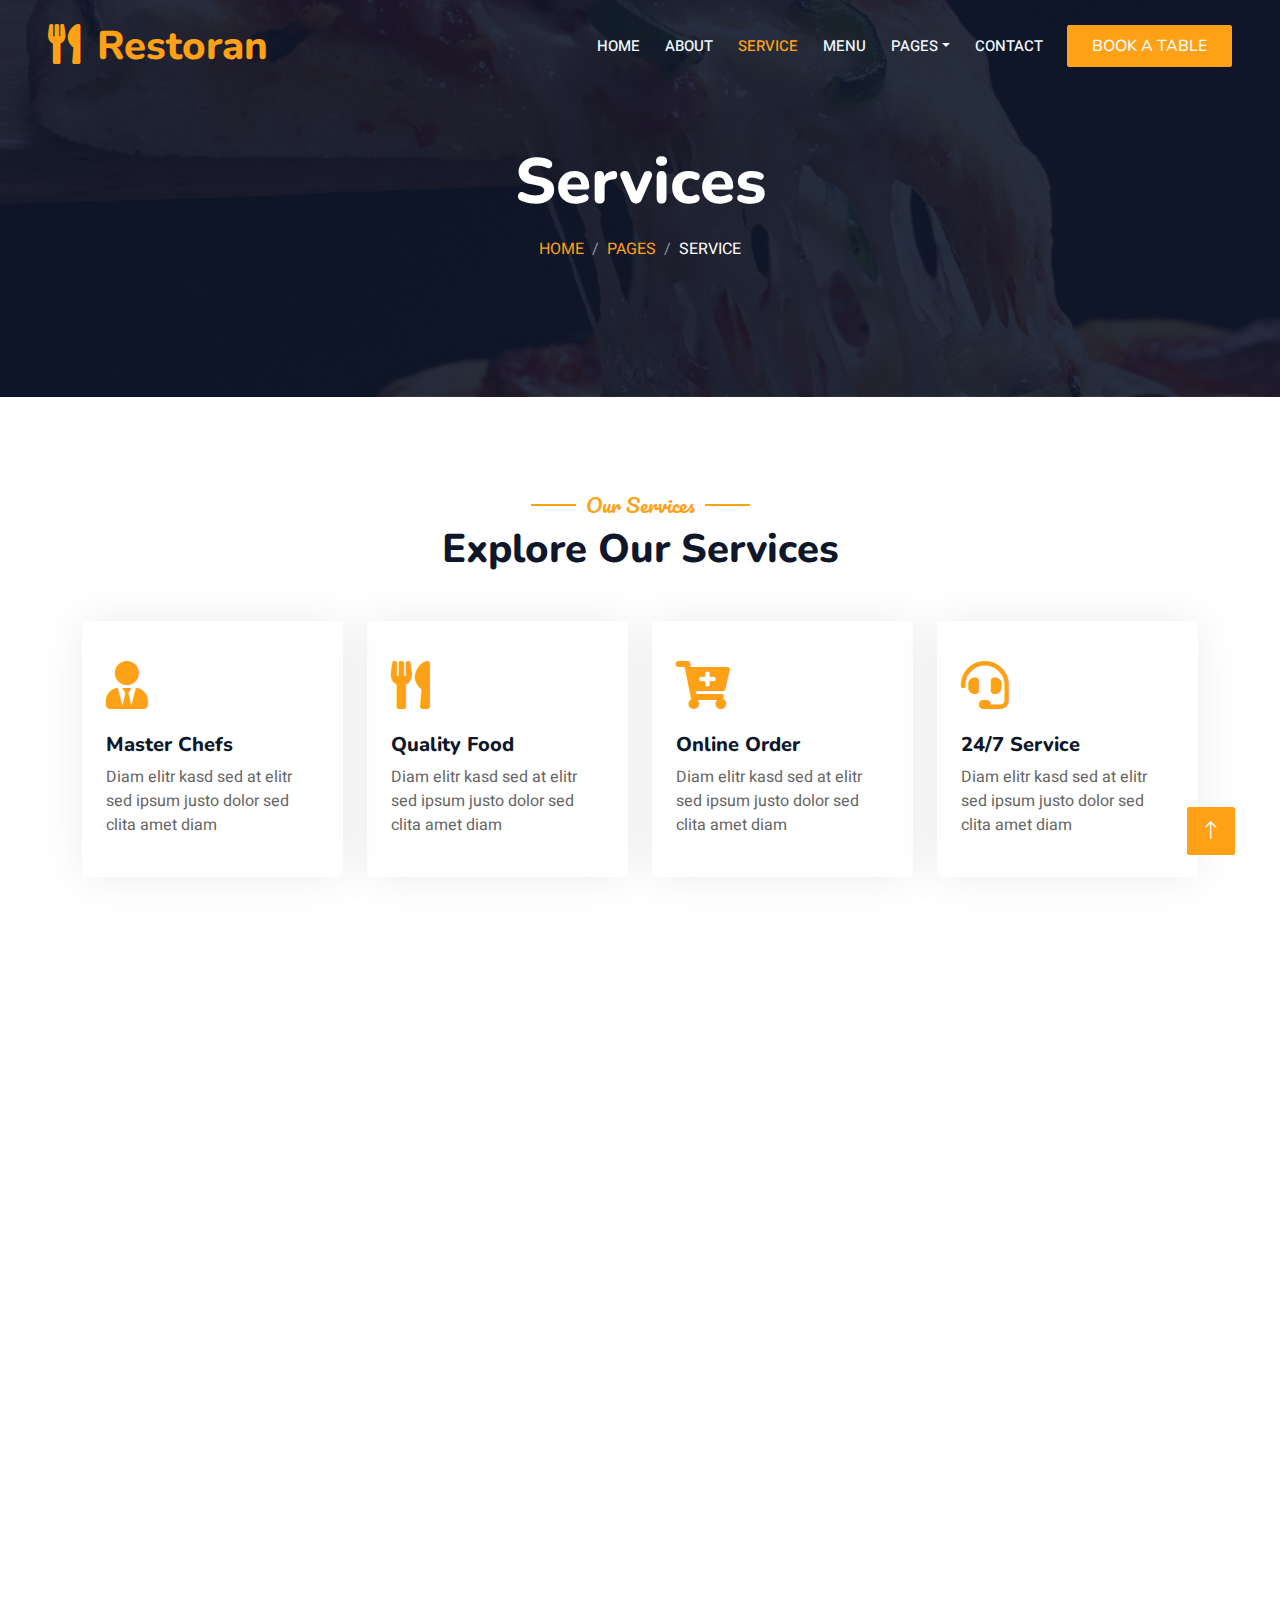
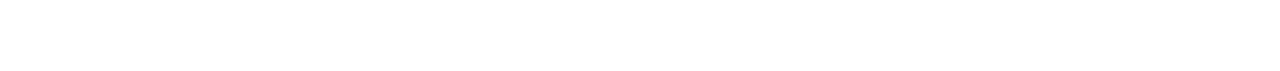
<file: service.html>
<!DOCTYPE html>
<html lang="en">

<head>
    <meta charset="utf-8">
    <title>Restoran - Bootstrap Restaurant Template</title>
    <meta content="width=device-width, initial-scale=1.0" name="viewport">
    <meta content="" name="keywords">
    <meta content="" name="description">

    <!-- Favicon -->
    <link href="img/favicon.ico" rel="icon">

    <!-- Google Web Fonts -->
    <link rel="preconnect" href="https://fonts.googleapis.com">
    <link rel="preconnect" href="https://fonts.gstatic.com" crossorigin>
    <link href="https://fonts.googleapis.com/css2?family=Heebo:wght@400;500;600&family=Nunito:wght@600;700;800&family=Pacifico&display=swap" rel="stylesheet">

    <!-- Icon Font Stylesheet -->
    <link href="https://cdnjs.cloudflare.com/ajax/libs/font-awesome/5.10.0/css/all.min.css" rel="stylesheet">
    <link href="https://cdn.jsdelivr.net/npm/bootstrap-icons@1.4.1/font/bootstrap-icons.css" rel="stylesheet">

    <!-- Libraries Stylesheet -->
    <link href="lib/animate/animate.min.css" rel="stylesheet">
    <link href="lib/owlcarousel/assets/owl.carousel.min.css" rel="stylesheet">
    <link href="lib/tempusdominus/css/tempusdominus-bootstrap-4.min.css" rel="stylesheet" />

    <!-- Customized Bootstrap Stylesheet -->
    <link href="css/bootstrap.min.css" rel="stylesheet">

    <!-- Template Stylesheet -->
    <link href="css/style.css" rel="stylesheet">
</head>

<body>
    <div class="container-xxl bg-white p-0">
        <!-- Spinner Start -->
        <div id="spinner" class="show bg-white position-fixed translate-middle w-100 vh-100 top-50 start-50 d-flex align-items-center justify-content-center">
            <div class="spinner-border text-primary" style="width: 3rem; height: 3rem;" role="status">
                <span class="sr-only">Loading...</span>
            </div>
        </div>
        <!-- Spinner End -->


        <!-- Navbar & Hero Start -->
        <div class="container-xxl position-relative p-0">
            <nav class="navbar navbar-expand-lg navbar-dark bg-dark px-4 px-lg-5 py-3 py-lg-0">
                <a href="" class="navbar-brand p-0">
                    <h1 class="text-primary m-0"><i class="fa fa-utensils me-3"></i>Restoran</h1>
                    <!-- <img src="img/logo.png" alt="Logo"> -->
                </a>
                <button class="navbar-toggler" type="button" data-bs-toggle="collapse" data-bs-target="#navbarCollapse">
                    <span class="fa fa-bars"></span>
                </button>
                <div class="collapse navbar-collapse" id="navbarCollapse">
                    <div class="navbar-nav ms-auto py-0 pe-4">
                        <a href="index.html" class="nav-item nav-link">Home</a>
                        <a href="about.html" class="nav-item nav-link">About</a>
                        <a href="service.html" class="nav-item nav-link active">Service</a>
                        <a href="menu.html" class="nav-item nav-link">Menu</a>
                        <div class="nav-item dropdown">
                            <a href="#" class="nav-link dropdown-toggle" data-bs-toggle="dropdown">Pages</a>
                            <div class="dropdown-menu m-0">
                                <a href="booking.html" class="dropdown-item">Booking</a>
                                <a href="team.html" class="dropdown-item">Our Team</a>
                                <a href="testimonial.html" class="dropdown-item">Testimonial</a>
                            </div>
                        </div>
                        <a href="contact.html" class="nav-item nav-link">Contact</a>
                    </div>
                    <a href="" class="btn btn-primary py-2 px-4">Book A Table</a>
                </div>
            </nav>

            <div class="container-xxl py-5 bg-dark hero-header mb-5">
                <div class="container text-center my-5 pt-5 pb-4">
                    <h1 class="display-3 text-white mb-3 animated slideInDown">Services</h1>
                    <nav aria-label="breadcrumb">
                        <ol class="breadcrumb justify-content-center text-uppercase">
                            <li class="breadcrumb-item"><a href="#">Home</a></li>
                            <li class="breadcrumb-item"><a href="#">Pages</a></li>
                            <li class="breadcrumb-item text-white active" aria-current="page">Service</li>
                        </ol>
                    </nav>
                </div>
            </div>
        </div>
        <!-- Navbar & Hero End -->


        <!-- Service Start -->
        <div class="container-xxl py-5">
            <div class="container">
                <div class="text-center wow fadeInUp" data-wow-delay="0.1s">
                    <h5 class="section-title ff-secondary text-center text-primary fw-normal">Our Services</h5>
                    <h1 class="mb-5">Explore Our Services</h1>
                </div>
                <div class="row g-4">
                    <div class="col-lg-3 col-sm-6 wow fadeInUp" data-wow-delay="0.1s">
                        <div class="service-item rounded pt-3">
                            <div class="p-4">
                                <i class="fa fa-3x fa-user-tie text-primary mb-4"></i>
                                <h5>Master Chefs</h5>
                                <p>Diam elitr kasd sed at elitr sed ipsum justo dolor sed clita amet diam</p>
                            </div>
                        </div>
                    </div>
                    <div class="col-lg-3 col-sm-6 wow fadeInUp" data-wow-delay="0.3s">
                        <div class="service-item rounded pt-3">
                            <div class="p-4">
                                <i class="fa fa-3x fa-utensils text-primary mb-4"></i>
                                <h5>Quality Food</h5>
                                <p>Diam elitr kasd sed at elitr sed ipsum justo dolor sed clita amet diam</p>
                            </div>
                        </div>
                    </div>
                    <div class="col-lg-3 col-sm-6 wow fadeInUp" data-wow-delay="0.5s">
                        <div class="service-item rounded pt-3">
                            <div class="p-4">
                                <i class="fa fa-3x fa-cart-plus text-primary mb-4"></i>
                                <h5>Online Order</h5>
                                <p>Diam elitr kasd sed at elitr sed ipsum justo dolor sed clita amet diam</p>
                            </div>
                        </div>
                    </div>
                    <div class="col-lg-3 col-sm-6 wow fadeInUp" data-wow-delay="0.7s">
                        <div class="service-item rounded pt-3">
                            <div class="p-4">
                                <i class="fa fa-3x fa-headset text-primary mb-4"></i>
                                <h5>24/7 Service</h5>
                                <p>Diam elitr kasd sed at elitr sed ipsum justo dolor sed clita amet diam</p>
                            </div>
                        </div>
                    </div>
                    <div class="col-lg-3 col-sm-6 wow fadeInUp" data-wow-delay="0.1s">
                        <div class="service-item rounded pt-3">
                            <div class="p-4">
                                <i class="fa fa-3x fa-user-tie text-primary mb-4"></i>
                                <h5>Master Chefs</h5>
                                <p>Diam elitr kasd sed at elitr sed ipsum justo dolor sed clita amet diam</p>
                            </div>
                        </div>
                    </div>
                    <div class="col-lg-3 col-sm-6 wow fadeInUp" data-wow-delay="0.3s">
                        <div class="service-item rounded pt-3">
                            <div class="p-4">
                                <i class="fa fa-3x fa-utensils text-primary mb-4"></i>
                                <h5>Quality Food</h5>
                                <p>Diam elitr kasd sed at elitr sed ipsum justo dolor sed clita amet diam</p>
                            </div>
                        </div>
                    </div>
                    <div class="col-lg-3 col-sm-6 wow fadeInUp" data-wow-delay="0.5s">
                        <div class="service-item rounded pt-3">
                            <div class="p-4">
                                <i class="fa fa-3x fa-cart-plus text-primary mb-4"></i>
                                <h5>Online Order</h5>
                                <p>Diam elitr kasd sed at elitr sed ipsum justo dolor sed clita amet diam</p>
                            </div>
                        </div>
                    </div>
                    <div class="col-lg-3 col-sm-6 wow fadeInUp" data-wow-delay="0.7s">
                        <div class="service-item rounded pt-3">
                            <div class="p-4">
                                <i class="fa fa-3x fa-headset text-primary mb-4"></i>
                                <h5>24/7 Service</h5>
                                <p>Diam elitr kasd sed at elitr sed ipsum justo dolor sed clita amet diam</p>
                            </div>
                        </div>
                    </div>
                </div>
            </div>
        </div>
        <!-- Service End -->
        

        <!-- Footer Start -->
        <div class="container-fluid bg-dark text-light footer pt-5 mt-5 wow fadeIn" data-wow-delay="0.1s">
            <div class="container py-5">
                <div class="row g-5">
                    <div class="col-lg-3 col-md-6">
                        <h4 class="section-title ff-secondary text-start text-primary fw-normal mb-4">Company</h4>
                        <a class="btn btn-link" href="">About Us</a>
                        <a class="btn btn-link" href="">Contact Us</a>
                        <a class="btn btn-link" href="">Reservation</a>
                        <a class="btn btn-link" href="">Privacy Policy</a>
                        <a class="btn btn-link" href="">Terms & Condition</a>
                    </div>
                    <div class="col-lg-3 col-md-6">
                        <h4 class="section-title ff-secondary text-start text-primary fw-normal mb-4">Contact</h4>
                        <p class="mb-2"><i class="fa fa-map-marker-alt me-3"></i>123 Street, New York, USA</p>
                        <p class="mb-2"><i class="fa fa-phone-alt me-3"></i>+012 345 67890</p>
                        <p class="mb-2"><i class="fa fa-envelope me-3"></i>info@example.com</p>
                        <div class="d-flex pt-2">
                            <a class="btn btn-outline-light btn-social" href=""><i class="fab fa-twitter"></i></a>
                            <a class="btn btn-outline-light btn-social" href=""><i class="fab fa-facebook-f"></i></a>
                            <a class="btn btn-outline-light btn-social" href=""><i class="fab fa-youtube"></i></a>
                            <a class="btn btn-outline-light btn-social" href=""><i class="fab fa-linkedin-in"></i></a>
                        </div>
                    </div>
                    <div class="col-lg-3 col-md-6">
                        <h4 class="section-title ff-secondary text-start text-primary fw-normal mb-4">Opening</h4>
                        <h5 class="text-light fw-normal">Monday - Saturday</h5>
                        <p>09AM - 09PM</p>
                        <h5 class="text-light fw-normal">Sunday</h5>
                        <p>10AM - 08PM</p>
                    </div>
                    <div class="col-lg-3 col-md-6">
                        <h4 class="section-title ff-secondary text-start text-primary fw-normal mb-4">Newsletter</h4>
                        <p>Dolor amet sit justo amet elitr clita ipsum elitr est.</p>
                        <div class="position-relative mx-auto" style="max-width: 400px;">
                            <input class="form-control border-primary w-100 py-3 ps-4 pe-5" type="text" placeholder="Your email">
                            <button type="button" class="btn btn-primary py-2 position-absolute top-0 end-0 mt-2 me-2">SignUp</button>
                        </div>
                    </div>
                </div>
            </div>
            <div class="container">
                <div class="copyright">
                    <div class="row">
                        <div class="col-md-6 text-center text-md-start mb-3 mb-md-0">
                            &copy; <a class="border-bottom" href="#">Your Site Name</a>, All Right Reserved. 
							
							<!--/*** This template is free as long as you keep the footer author’s credit link/attribution link/backlink. If you'd like to use the template without the footer author’s credit link/attribution link/backlink, you can purchase the Credit Removal License from "https://htmlcodex.com/credit-removal". Thank you for your support. ***/-->
							Designed By <a class="border-bottom" href="https://htmlcodex.com">HTML Codex</a>
                        </div>
                        <div class="col-md-6 text-center text-md-end">
                            <div class="footer-menu">
                                <a href="">Home</a>
                                <a href="">Cookies</a>
                                <a href="">Help</a>
                                <a href="">FQAs</a>
                            </div>
                        </div>
                    </div>
                </div>
            </div>
        </div>
        <!-- Footer End -->


        <!-- Back to Top -->
        <a href="#" class="btn btn-lg btn-primary btn-lg-square back-to-top"><i class="bi bi-arrow-up"></i></a>
    </div>

    <!-- JavaScript Libraries -->
    <script src="https://code.jquery.com/jquery-3.4.1.min.js"></script>
    <script src="https://cdn.jsdelivr.net/npm/bootstrap@5.0.0/dist/js/bootstrap.bundle.min.js"></script>
    <script src="lib/wow/wow.min.js"></script>
    <script src="lib/easing/easing.min.js"></script>
    <script src="lib/waypoints/waypoints.min.js"></script>
    <script src="lib/counterup/counterup.min.js"></script>
    <script src="lib/owlcarousel/owl.carousel.min.js"></script>
    <script src="lib/tempusdominus/js/moment.min.js"></script>
    <script src="lib/tempusdominus/js/moment-timezone.min.js"></script>
    <script src="lib/tempusdominus/js/tempusdominus-bootstrap-4.min.js"></script>

    <!-- Template Javascript -->
    <script src="js/main.js"></script>
</body>

</html>
</file>
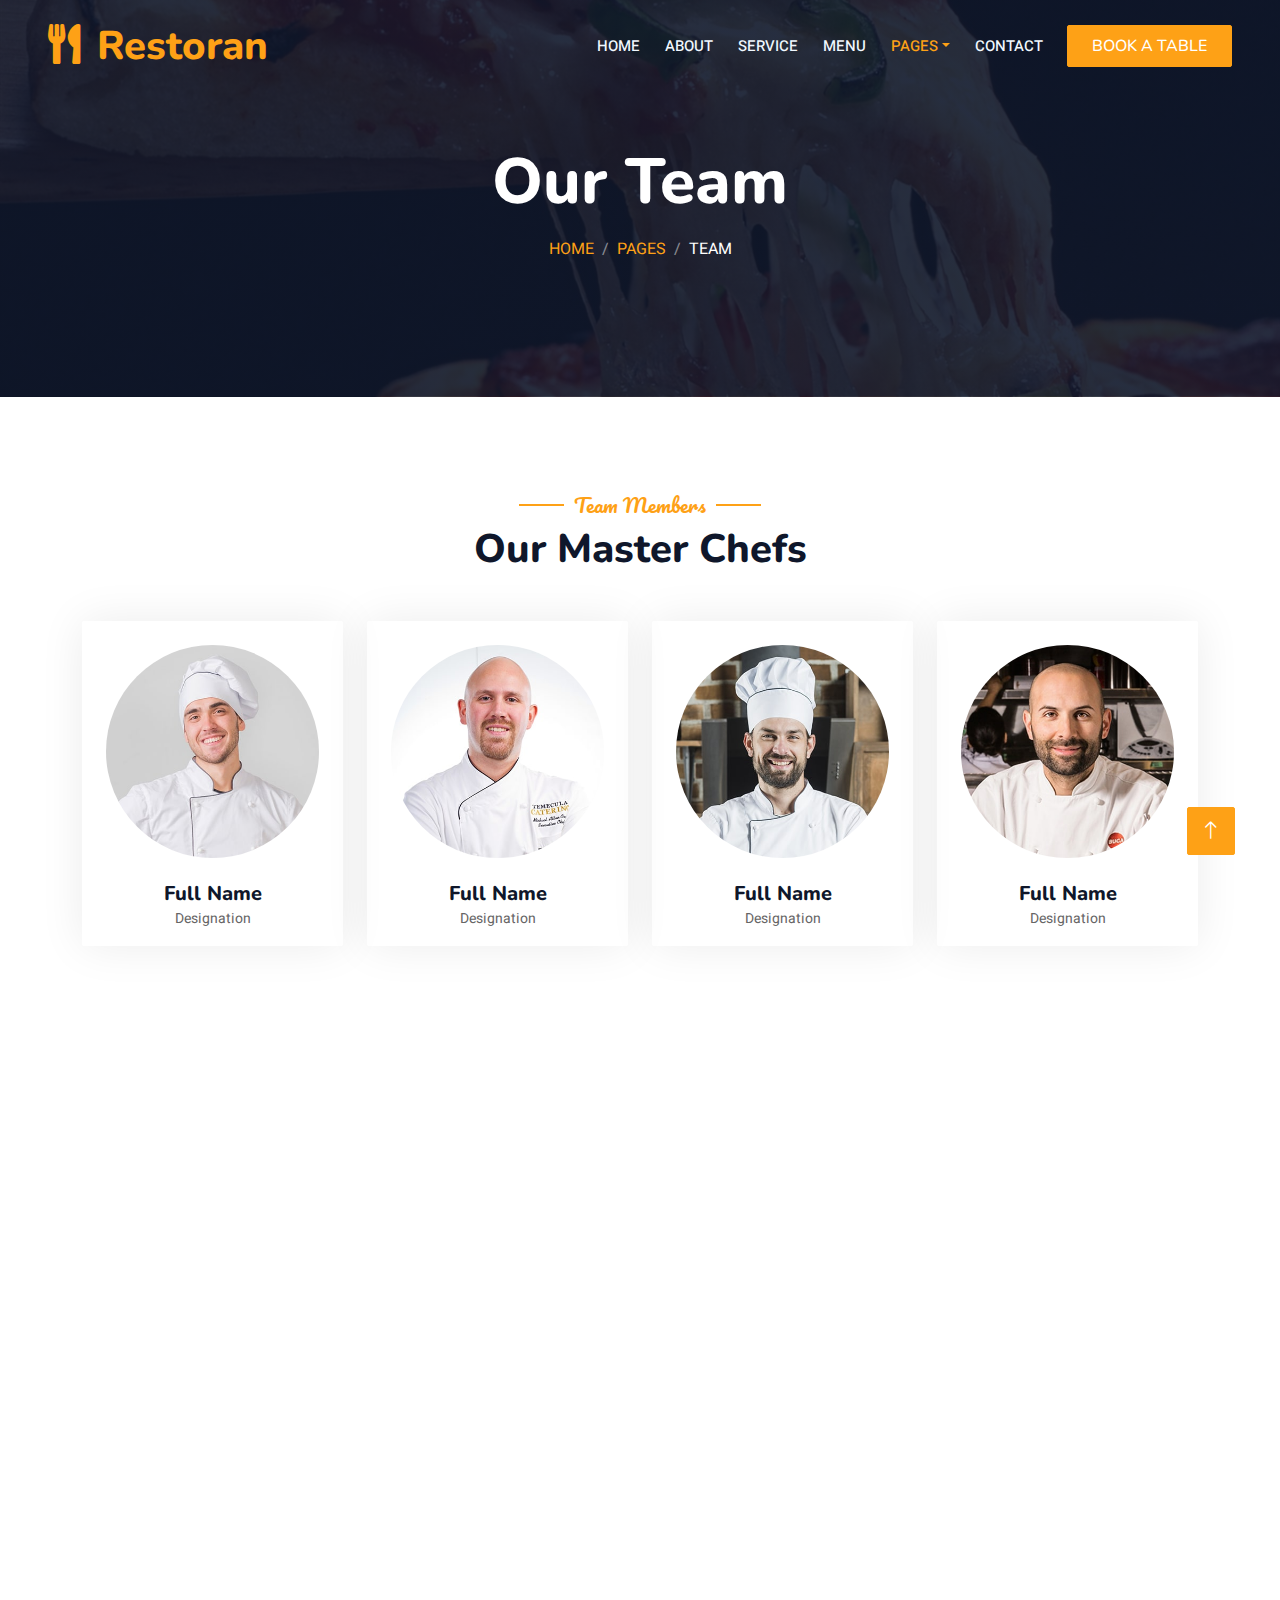
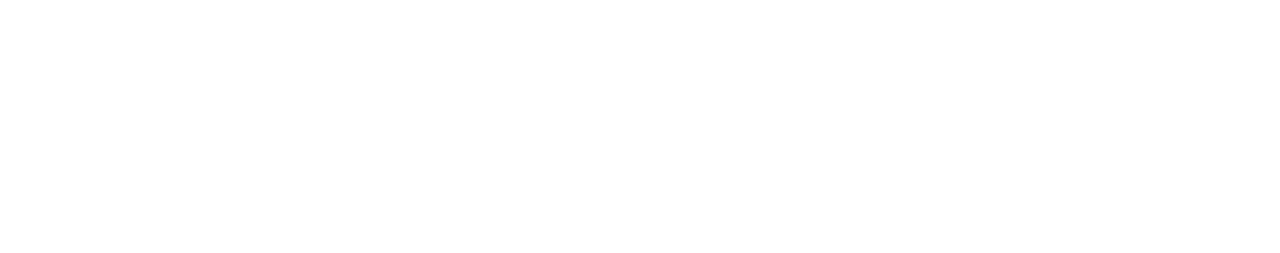
<file: team.html>
<!DOCTYPE html>
<html lang="en">

<head>
    <meta charset="utf-8">
    <title>Restoran - Bootstrap Restaurant Template</title>
    <meta content="width=device-width, initial-scale=1.0" name="viewport">
    <meta content="" name="keywords">
    <meta content="" name="description">

    <!-- Favicon -->
    <link href="img/favicon.ico" rel="icon">

    <!-- Google Web Fonts -->
    <link rel="preconnect" href="https://fonts.googleapis.com">
    <link rel="preconnect" href="https://fonts.gstatic.com" crossorigin>
    <link href="https://fonts.googleapis.com/css2?family=Heebo:wght@400;500;600&family=Nunito:wght@600;700;800&family=Pacifico&display=swap" rel="stylesheet">

    <!-- Icon Font Stylesheet -->
    <link href="https://cdnjs.cloudflare.com/ajax/libs/font-awesome/5.10.0/css/all.min.css" rel="stylesheet">
    <link href="https://cdn.jsdelivr.net/npm/bootstrap-icons@1.4.1/font/bootstrap-icons.css" rel="stylesheet">

    <!-- Libraries Stylesheet -->
    <link href="lib/animate/animate.min.css" rel="stylesheet">
    <link href="lib/owlcarousel/assets/owl.carousel.min.css" rel="stylesheet">
    <link href="lib/tempusdominus/css/tempusdominus-bootstrap-4.min.css" rel="stylesheet" />

    <!-- Customized Bootstrap Stylesheet -->
    <link href="css/bootstrap.min.css" rel="stylesheet">

    <!-- Template Stylesheet -->
    <link href="css/style.css" rel="stylesheet">
</head>

<body>
    <div class="container-xxl bg-white p-0">
        <!-- Spinner Start -->
        <div id="spinner" class="show bg-white position-fixed translate-middle w-100 vh-100 top-50 start-50 d-flex align-items-center justify-content-center">
            <div class="spinner-border text-primary" style="width: 3rem; height: 3rem;" role="status">
                <span class="sr-only">Loading...</span>
            </div>
        </div>
        <!-- Spinner End -->


        <!-- Navbar & Hero Start -->
        <div class="container-xxl position-relative p-0">
            <nav class="navbar navbar-expand-lg navbar-dark bg-dark px-4 px-lg-5 py-3 py-lg-0">
                <a href="" class="navbar-brand p-0">
                    <h1 class="text-primary m-0"><i class="fa fa-utensils me-3"></i>Restoran</h1>
                    <!-- <img src="img/logo.png" alt="Logo"> -->
                </a>
                <button class="navbar-toggler" type="button" data-bs-toggle="collapse" data-bs-target="#navbarCollapse">
                    <span class="fa fa-bars"></span>
                </button>
                <div class="collapse navbar-collapse" id="navbarCollapse">
                    <div class="navbar-nav ms-auto py-0 pe-4">
                        <a href="index.html" class="nav-item nav-link">Home</a>
                        <a href="about.html" class="nav-item nav-link">About</a>
                        <a href="service.html" class="nav-item nav-link">Service</a>
                        <a href="menu.html" class="nav-item nav-link">Menu</a>
                        <div class="nav-item dropdown">
                            <a href="#" class="nav-link dropdown-toggle active" data-bs-toggle="dropdown">Pages</a>
                            <div class="dropdown-menu m-0">
                                <a href="booking.html" class="dropdown-item">Booking</a>
                                <a href="team.html" class="dropdown-item active">Our Team</a>
                                <a href="testimonial.html" class="dropdown-item">Testimonial</a>
                            </div>
                        </div>
                        <a href="contact.html" class="nav-item nav-link">Contact</a>
                    </div>
                    <a href="" class="btn btn-primary py-2 px-4">Book A Table</a>
                </div>
            </nav>

            <div class="container-xxl py-5 bg-dark hero-header mb-5">
                <div class="container text-center my-5 pt-5 pb-4">
                    <h1 class="display-3 text-white mb-3 animated slideInDown">Our Team</h1>
                    <nav aria-label="breadcrumb">
                        <ol class="breadcrumb justify-content-center text-uppercase">
                            <li class="breadcrumb-item"><a href="#">Home</a></li>
                            <li class="breadcrumb-item"><a href="#">Pages</a></li>
                            <li class="breadcrumb-item text-white active" aria-current="page">Team</li>
                        </ol>
                    </nav>
                </div>
            </div>
        </div>
        <!-- Navbar & Hero End -->


        <!-- Team Start -->
        <div class="container-xxl pt-5 pb-3">
            <div class="container">
                <div class="text-center wow fadeInUp" data-wow-delay="0.1s">
                    <h5 class="section-title ff-secondary text-center text-primary fw-normal">Team Members</h5>
                    <h1 class="mb-5">Our Master Chefs</h1>
                </div>
                <div class="row g-4">
                    <div class="col-lg-3 col-md-6 wow fadeInUp" data-wow-delay="0.1s">
                        <div class="team-item text-center rounded overflow-hidden">
                            <div class="rounded-circle overflow-hidden m-4">
                                <img class="img-fluid" src="img/team-1.jpg" alt="">
                            </div>
                            <h5 class="mb-0">Full Name</h5>
                            <small>Designation</small>
                            <div class="d-flex justify-content-center mt-3">
                                <a class="btn btn-square btn-primary mx-1" href=""><i class="fab fa-facebook-f"></i></a>
                                <a class="btn btn-square btn-primary mx-1" href=""><i class="fab fa-twitter"></i></a>
                                <a class="btn btn-square btn-primary mx-1" href=""><i class="fab fa-instagram"></i></a>
                            </div>
                        </div>
                    </div>
                    <div class="col-lg-3 col-md-6 wow fadeInUp" data-wow-delay="0.3s">
                        <div class="team-item text-center rounded overflow-hidden">
                            <div class="rounded-circle overflow-hidden m-4">
                                <img class="img-fluid" src="img/team-2.jpg" alt="">
                            </div>
                            <h5 class="mb-0">Full Name</h5>
                            <small>Designation</small>
                            <div class="d-flex justify-content-center mt-3">
                                <a class="btn btn-square btn-primary mx-1" href=""><i class="fab fa-facebook-f"></i></a>
                                <a class="btn btn-square btn-primary mx-1" href=""><i class="fab fa-twitter"></i></a>
                                <a class="btn btn-square btn-primary mx-1" href=""><i class="fab fa-instagram"></i></a>
                            </div>
                        </div>
                    </div>
                    <div class="col-lg-3 col-md-6 wow fadeInUp" data-wow-delay="0.5s">
                        <div class="team-item text-center rounded overflow-hidden">
                            <div class="rounded-circle overflow-hidden m-4">
                                <img class="img-fluid" src="img/team-3.jpg" alt="">
                            </div>
                            <h5 class="mb-0">Full Name</h5>
                            <small>Designation</small>
                            <div class="d-flex justify-content-center mt-3">
                                <a class="btn btn-square btn-primary mx-1" href=""><i class="fab fa-facebook-f"></i></a>
                                <a class="btn btn-square btn-primary mx-1" href=""><i class="fab fa-twitter"></i></a>
                                <a class="btn btn-square btn-primary mx-1" href=""><i class="fab fa-instagram"></i></a>
                            </div>
                        </div>
                    </div>
                    <div class="col-lg-3 col-md-6 wow fadeInUp" data-wow-delay="0.7s">
                        <div class="team-item text-center rounded overflow-hidden">
                            <div class="rounded-circle overflow-hidden m-4">
                                <img class="img-fluid" src="img/team-4.jpg" alt="">
                            </div>
                            <h5 class="mb-0">Full Name</h5>
                            <small>Designation</small>
                            <div class="d-flex justify-content-center mt-3">
                                <a class="btn btn-square btn-primary mx-1" href=""><i class="fab fa-facebook-f"></i></a>
                                <a class="btn btn-square btn-primary mx-1" href=""><i class="fab fa-twitter"></i></a>
                                <a class="btn btn-square btn-primary mx-1" href=""><i class="fab fa-instagram"></i></a>
                            </div>
                        </div>
                    </div>
                    <div class="col-lg-3 col-md-6 wow fadeInUp" data-wow-delay="0.1s">
                        <div class="team-item text-center rounded overflow-hidden">
                            <div class="rounded-circle overflow-hidden m-4">
                                <img class="img-fluid" src="img/team-2.jpg" alt="">
                            </div>
                            <h5 class="mb-0">Full Name</h5>
                            <small>Designation</small>
                            <div class="d-flex justify-content-center mt-3">
                                <a class="btn btn-square btn-primary mx-1" href=""><i class="fab fa-facebook-f"></i></a>
                                <a class="btn btn-square btn-primary mx-1" href=""><i class="fab fa-twitter"></i></a>
                                <a class="btn btn-square btn-primary mx-1" href=""><i class="fab fa-instagram"></i></a>
                            </div>
                        </div>
                    </div>
                    <div class="col-lg-3 col-md-6 wow fadeInUp" data-wow-delay="0.3s">
                        <div class="team-item text-center rounded overflow-hidden">
                            <div class="rounded-circle overflow-hidden m-4">
                                <img class="img-fluid" src="img/team-3.jpg" alt="">
                            </div>
                            <h5 class="mb-0">Full Name</h5>
                            <small>Designation</small>
                            <div class="d-flex justify-content-center mt-3">
                                <a class="btn btn-square btn-primary mx-1" href=""><i class="fab fa-facebook-f"></i></a>
                                <a class="btn btn-square btn-primary mx-1" href=""><i class="fab fa-twitter"></i></a>
                                <a class="btn btn-square btn-primary mx-1" href=""><i class="fab fa-instagram"></i></a>
                            </div>
                        </div>
                    </div>
                    <div class="col-lg-3 col-md-6 wow fadeInUp" data-wow-delay="0.5s">
                        <div class="team-item text-center rounded overflow-hidden">
                            <div class="rounded-circle overflow-hidden m-4">
                                <img class="img-fluid" src="img/team-4.jpg" alt="">
                            </div>
                            <h5 class="mb-0">Full Name</h5>
                            <small>Designation</small>
                            <div class="d-flex justify-content-center mt-3">
                                <a class="btn btn-square btn-primary mx-1" href=""><i class="fab fa-facebook-f"></i></a>
                                <a class="btn btn-square btn-primary mx-1" href=""><i class="fab fa-twitter"></i></a>
                                <a class="btn btn-square btn-primary mx-1" href=""><i class="fab fa-instagram"></i></a>
                            </div>
                        </div>
                    </div>
                    <div class="col-lg-3 col-md-6 wow fadeInUp" data-wow-delay="0.7s">
                        <div class="team-item text-center rounded overflow-hidden">
                            <div class="rounded-circle overflow-hidden m-4">
                                <img class="img-fluid" src="img/team-1.jpg" alt="">
                            </div>
                            <h5 class="mb-0">Full Name</h5>
                            <small>Designation</small>
                            <div class="d-flex justify-content-center mt-3">
                                <a class="btn btn-square btn-primary mx-1" href=""><i class="fab fa-facebook-f"></i></a>
                                <a class="btn btn-square btn-primary mx-1" href=""><i class="fab fa-twitter"></i></a>
                                <a class="btn btn-square btn-primary mx-1" href=""><i class="fab fa-instagram"></i></a>
                            </div>
                        </div>
                    </div>
                </div>
            </div>
        </div>
        <!-- Team End -->
        

        <!-- Footer Start -->
        <div class="container-fluid bg-dark text-light footer pt-5 mt-5 wow fadeIn" data-wow-delay="0.1s">
            <div class="container py-5">
                <div class="row g-5">
                    <div class="col-lg-3 col-md-6">
                        <h4 class="section-title ff-secondary text-start text-primary fw-normal mb-4">Company</h4>
                        <a class="btn btn-link" href="">About Us</a>
                        <a class="btn btn-link" href="">Contact Us</a>
                        <a class="btn btn-link" href="">Reservation</a>
                        <a class="btn btn-link" href="">Privacy Policy</a>
                        <a class="btn btn-link" href="">Terms & Condition</a>
                    </div>
                    <div class="col-lg-3 col-md-6">
                        <h4 class="section-title ff-secondary text-start text-primary fw-normal mb-4">Contact</h4>
                        <p class="mb-2"><i class="fa fa-map-marker-alt me-3"></i>123 Street, New York, USA</p>
                        <p class="mb-2"><i class="fa fa-phone-alt me-3"></i>+012 345 67890</p>
                        <p class="mb-2"><i class="fa fa-envelope me-3"></i>info@example.com</p>
                        <div class="d-flex pt-2">
                            <a class="btn btn-outline-light btn-social" href=""><i class="fab fa-twitter"></i></a>
                            <a class="btn btn-outline-light btn-social" href=""><i class="fab fa-facebook-f"></i></a>
                            <a class="btn btn-outline-light btn-social" href=""><i class="fab fa-youtube"></i></a>
                            <a class="btn btn-outline-light btn-social" href=""><i class="fab fa-linkedin-in"></i></a>
                        </div>
                    </div>
                    <div class="col-lg-3 col-md-6">
                        <h4 class="section-title ff-secondary text-start text-primary fw-normal mb-4">Opening</h4>
                        <h5 class="text-light fw-normal">Monday - Saturday</h5>
                        <p>09AM - 09PM</p>
                        <h5 class="text-light fw-normal">Sunday</h5>
                        <p>10AM - 08PM</p>
                    </div>
                    <div class="col-lg-3 col-md-6">
                        <h4 class="section-title ff-secondary text-start text-primary fw-normal mb-4">Newsletter</h4>
                        <p>Dolor amet sit justo amet elitr clita ipsum elitr est.</p>
                        <div class="position-relative mx-auto" style="max-width: 400px;">
                            <input class="form-control border-primary w-100 py-3 ps-4 pe-5" type="text" placeholder="Your email">
                            <button type="button" class="btn btn-primary py-2 position-absolute top-0 end-0 mt-2 me-2">SignUp</button>
                        </div>
                    </div>
                </div>
            </div>
            <div class="container">
                <div class="copyright">
                    <div class="row">
                        <div class="col-md-6 text-center text-md-start mb-3 mb-md-0">
                            &copy; <a class="border-bottom" href="#">Your Site Name</a>, All Right Reserved. 
							
							<!--/*** This template is free as long as you keep the footer author’s credit link/attribution link/backlink. If you'd like to use the template without the footer author’s credit link/attribution link/backlink, you can purchase the Credit Removal License from "https://htmlcodex.com/credit-removal". Thank you for your support. ***/-->
							Designed By <a class="border-bottom" href="https://htmlcodex.com">HTML Codex</a>
                        </div>
                        <div class="col-md-6 text-center text-md-end">
                            <div class="footer-menu">
                                <a href="">Home</a>
                                <a href="">Cookies</a>
                                <a href="">Help</a>
                                <a href="">FQAs</a>
                            </div>
                        </div>
                    </div>
                </div>
            </div>
        </div>
        <!-- Footer End -->


        <!-- Back to Top -->
        <a href="#" class="btn btn-lg btn-primary btn-lg-square back-to-top"><i class="bi bi-arrow-up"></i></a>
    </div>

    <!-- JavaScript Libraries -->
    <script src="https://code.jquery.com/jquery-3.4.1.min.js"></script>
    <script src="https://cdn.jsdelivr.net/npm/bootstrap@5.0.0/dist/js/bootstrap.bundle.min.js"></script>
    <script src="lib/wow/wow.min.js"></script>
    <script src="lib/easing/easing.min.js"></script>
    <script src="lib/waypoints/waypoints.min.js"></script>
    <script src="lib/counterup/counterup.min.js"></script>
    <script src="lib/owlcarousel/owl.carousel.min.js"></script>
    <script src="lib/tempusdominus/js/moment.min.js"></script>
    <script src="lib/tempusdominus/js/moment-timezone.min.js"></script>
    <script src="lib/tempusdominus/js/tempusdominus-bootstrap-4.min.js"></script>

    <!-- Template Javascript -->
    <script src="js/main.js"></script>
</body>

</html>
</file>
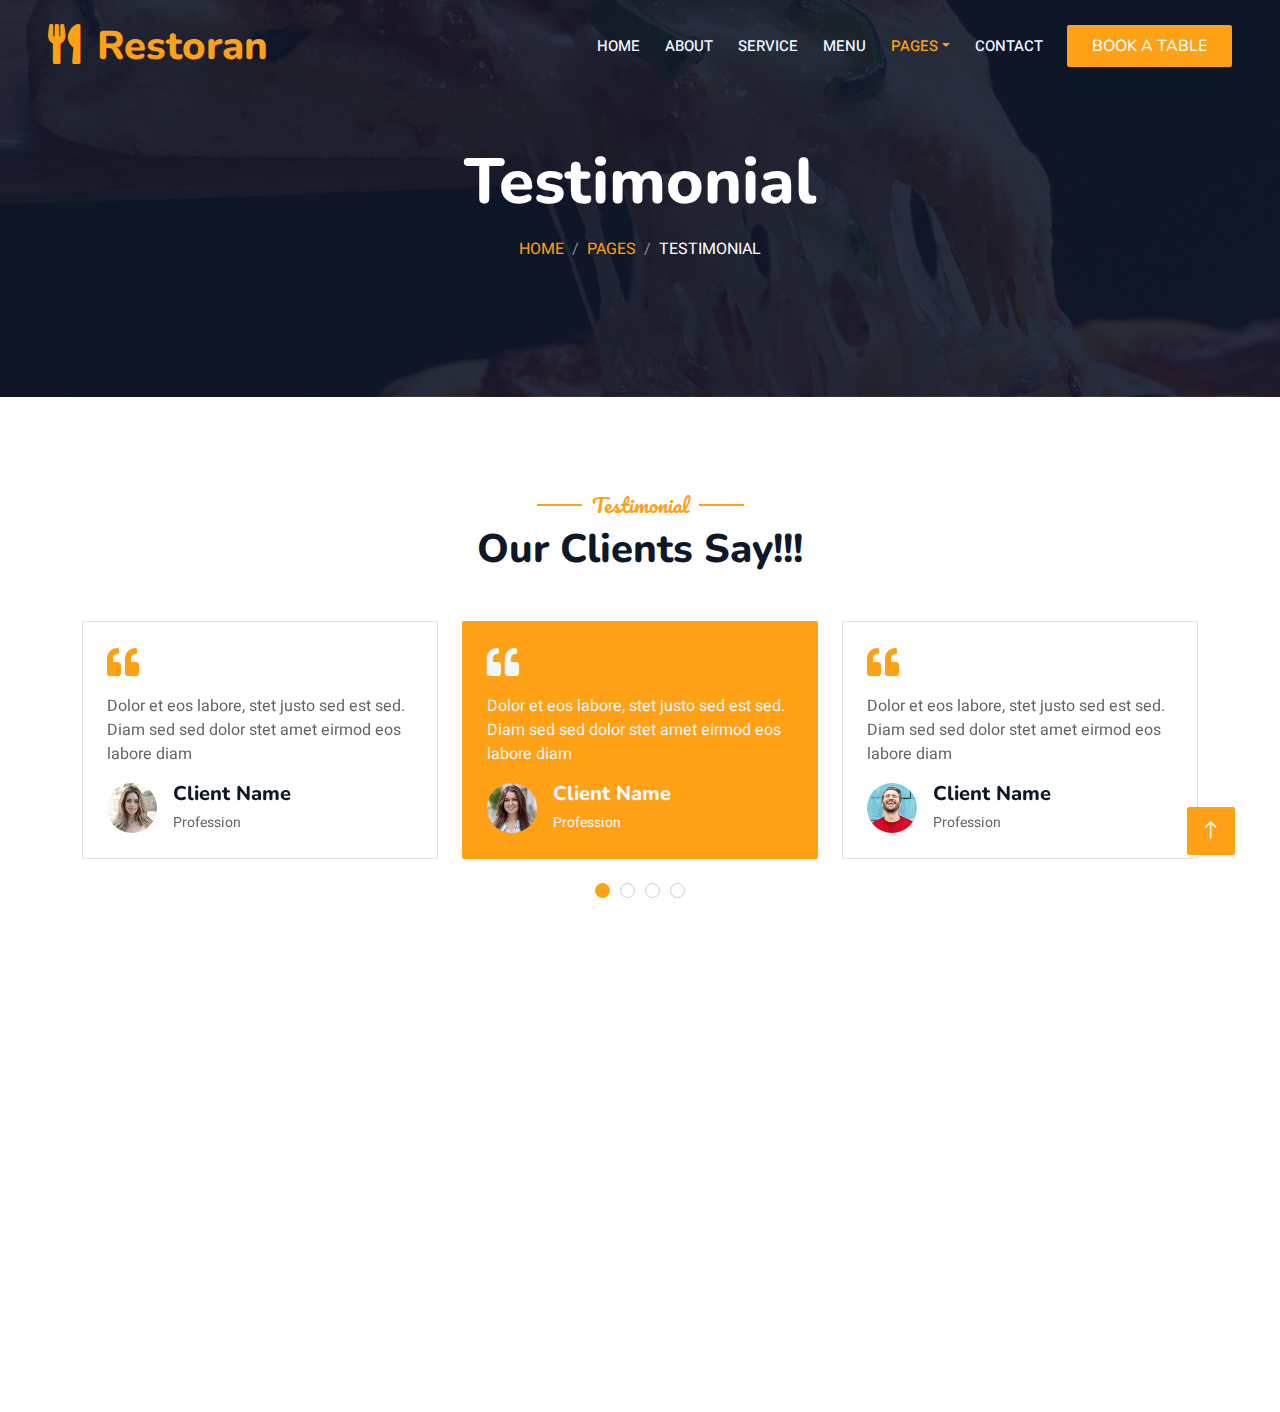
<file: testimonial.html>
<!DOCTYPE html>
<html lang="en">

<head>
    <meta charset="utf-8">
    <title>Restoran - Bootstrap Restaurant Template</title>
    <meta content="width=device-width, initial-scale=1.0" name="viewport">
    <meta content="" name="keywords">
    <meta content="" name="description">

    <!-- Favicon -->
    <link href="img/favicon.ico" rel="icon">

    <!-- Google Web Fonts -->
    <link rel="preconnect" href="https://fonts.googleapis.com">
    <link rel="preconnect" href="https://fonts.gstatic.com" crossorigin>
    <link href="https://fonts.googleapis.com/css2?family=Heebo:wght@400;500;600&family=Nunito:wght@600;700;800&family=Pacifico&display=swap" rel="stylesheet">

    <!-- Icon Font Stylesheet -->
    <link href="https://cdnjs.cloudflare.com/ajax/libs/font-awesome/5.10.0/css/all.min.css" rel="stylesheet">
    <link href="https://cdn.jsdelivr.net/npm/bootstrap-icons@1.4.1/font/bootstrap-icons.css" rel="stylesheet">

    <!-- Libraries Stylesheet -->
    <link href="lib/animate/animate.min.css" rel="stylesheet">
    <link href="lib/owlcarousel/assets/owl.carousel.min.css" rel="stylesheet">
    <link href="lib/tempusdominus/css/tempusdominus-bootstrap-4.min.css" rel="stylesheet" />

    <!-- Customized Bootstrap Stylesheet -->
    <link href="css/bootstrap.min.css" rel="stylesheet">

    <!-- Template Stylesheet -->
    <link href="css/style.css" rel="stylesheet">
</head>

<body>
    <div class="container-xxl bg-white p-0">
        <!-- Spinner Start -->
        <div id="spinner" class="show bg-white position-fixed translate-middle w-100 vh-100 top-50 start-50 d-flex align-items-center justify-content-center">
            <div class="spinner-border text-primary" style="width: 3rem; height: 3rem;" role="status">
                <span class="sr-only">Loading...</span>
            </div>
        </div>
        <!-- Spinner End -->


        <!-- Navbar & Hero Start -->
        <div class="container-xxl position-relative p-0">
            <nav class="navbar navbar-expand-lg navbar-dark bg-dark px-4 px-lg-5 py-3 py-lg-0">
                <a href="" class="navbar-brand p-0">
                    <h1 class="text-primary m-0"><i class="fa fa-utensils me-3"></i>Restoran</h1>
                    <!-- <img src="img/logo.png" alt="Logo"> -->
                </a>
                <button class="navbar-toggler" type="button" data-bs-toggle="collapse" data-bs-target="#navbarCollapse">
                    <span class="fa fa-bars"></span>
                </button>
                <div class="collapse navbar-collapse" id="navbarCollapse">
                    <div class="navbar-nav ms-auto py-0 pe-4">
                        <a href="index.html" class="nav-item nav-link">Home</a>
                        <a href="about.html" class="nav-item nav-link">About</a>
                        <a href="service.html" class="nav-item nav-link">Service</a>
                        <a href="menu.html" class="nav-item nav-link">Menu</a>
                        <div class="nav-item dropdown">
                            <a href="#" class="nav-link dropdown-toggle active" data-bs-toggle="dropdown">Pages</a>
                            <div class="dropdown-menu m-0">
                                <a href="booking.html" class="dropdown-item">Booking</a>
                                <a href="team.html" class="dropdown-item">Our Team</a>
                                <a href="testimonial.html" class="dropdown-item active">Testimonial</a>
                            </div>
                        </div>
                        <a href="contact.html" class="nav-item nav-link">Contact</a>
                    </div>
                    <a href="" class="btn btn-primary py-2 px-4">Book A Table</a>
                </div>
            </nav>

            <div class="container-xxl py-5 bg-dark hero-header mb-5">
                <div class="container text-center my-5 pt-5 pb-4">
                    <h1 class="display-3 text-white mb-3 animated slideInDown">Testimonial</h1>
                    <nav aria-label="breadcrumb">
                        <ol class="breadcrumb justify-content-center text-uppercase">
                            <li class="breadcrumb-item"><a href="#">Home</a></li>
                            <li class="breadcrumb-item"><a href="#">Pages</a></li>
                            <li class="breadcrumb-item text-white active" aria-current="page">Testimonial</li>
                        </ol>
                    </nav>
                </div>
            </div>
        </div>
        <!-- Navbar & Hero End -->


        <!-- Testimonial Start -->
        <div class="container-xxl py-5 wow fadeInUp" data-wow-delay="0.1s">
            <div class="container">
                <div class="text-center">
                    <h5 class="section-title ff-secondary text-center text-primary fw-normal">Testimonial</h5>
                    <h1 class="mb-5">Our Clients Say!!!</h1>
                </div>
                <div class="owl-carousel testimonial-carousel">
                    <div class="testimonial-item bg-transparent border rounded p-4">
                        <i class="fa fa-quote-left fa-2x text-primary mb-3"></i>
                        <p>Dolor et eos labore, stet justo sed est sed. Diam sed sed dolor stet amet eirmod eos labore diam</p>
                        <div class="d-flex align-items-center">
                            <img class="img-fluid flex-shrink-0 rounded-circle" src="img/testimonial-1.jpg" style="width: 50px; height: 50px;">
                            <div class="ps-3">
                                <h5 class="mb-1">Client Name</h5>
                                <small>Profession</small>
                            </div>
                        </div>
                    </div>
                    <div class="testimonial-item bg-transparent border rounded p-4">
                        <i class="fa fa-quote-left fa-2x text-primary mb-3"></i>
                        <p>Dolor et eos labore, stet justo sed est sed. Diam sed sed dolor stet amet eirmod eos labore diam</p>
                        <div class="d-flex align-items-center">
                            <img class="img-fluid flex-shrink-0 rounded-circle" src="img/testimonial-2.jpg" style="width: 50px; height: 50px;">
                            <div class="ps-3">
                                <h5 class="mb-1">Client Name</h5>
                                <small>Profession</small>
                            </div>
                        </div>
                    </div>
                    <div class="testimonial-item bg-transparent border rounded p-4">
                        <i class="fa fa-quote-left fa-2x text-primary mb-3"></i>
                        <p>Dolor et eos labore, stet justo sed est sed. Diam sed sed dolor stet amet eirmod eos labore diam</p>
                        <div class="d-flex align-items-center">
                            <img class="img-fluid flex-shrink-0 rounded-circle" src="img/testimonial-3.jpg" style="width: 50px; height: 50px;">
                            <div class="ps-3">
                                <h5 class="mb-1">Client Name</h5>
                                <small>Profession</small>
                            </div>
                        </div>
                    </div>
                    <div class="testimonial-item bg-transparent border rounded p-4">
                        <i class="fa fa-quote-left fa-2x text-primary mb-3"></i>
                        <p>Dolor et eos labore, stet justo sed est sed. Diam sed sed dolor stet amet eirmod eos labore diam</p>
                        <div class="d-flex align-items-center">
                            <img class="img-fluid flex-shrink-0 rounded-circle" src="img/testimonial-4.jpg" style="width: 50px; height: 50px;">
                            <div class="ps-3">
                                <h5 class="mb-1">Client Name</h5>
                                <small>Profession</small>
                            </div>
                        </div>
                    </div>
                </div>
            </div>
        </div>
        <!-- Testimonial End -->
        

        <!-- Footer Start -->
        <div class="container-fluid bg-dark text-light footer pt-5 mt-5 wow fadeIn" data-wow-delay="0.1s">
            <div class="container py-5">
                <div class="row g-5">
                    <div class="col-lg-3 col-md-6">
                        <h4 class="section-title ff-secondary text-start text-primary fw-normal mb-4">Company</h4>
                        <a class="btn btn-link" href="">About Us</a>
                        <a class="btn btn-link" href="">Contact Us</a>
                        <a class="btn btn-link" href="">Reservation</a>
                        <a class="btn btn-link" href="">Privacy Policy</a>
                        <a class="btn btn-link" href="">Terms & Condition</a>
                    </div>
                    <div class="col-lg-3 col-md-6">
                        <h4 class="section-title ff-secondary text-start text-primary fw-normal mb-4">Contact</h4>
                        <p class="mb-2"><i class="fa fa-map-marker-alt me-3"></i>123 Street, New York, USA</p>
                        <p class="mb-2"><i class="fa fa-phone-alt me-3"></i>+012 345 67890</p>
                        <p class="mb-2"><i class="fa fa-envelope me-3"></i>info@example.com</p>
                        <div class="d-flex pt-2">
                            <a class="btn btn-outline-light btn-social" href=""><i class="fab fa-twitter"></i></a>
                            <a class="btn btn-outline-light btn-social" href=""><i class="fab fa-facebook-f"></i></a>
                            <a class="btn btn-outline-light btn-social" href=""><i class="fab fa-youtube"></i></a>
                            <a class="btn btn-outline-light btn-social" href=""><i class="fab fa-linkedin-in"></i></a>
                        </div>
                    </div>
                    <div class="col-lg-3 col-md-6">
                        <h4 class="section-title ff-secondary text-start text-primary fw-normal mb-4">Opening</h4>
                        <h5 class="text-light fw-normal">Monday - Saturday</h5>
                        <p>09AM - 09PM</p>
                        <h5 class="text-light fw-normal">Sunday</h5>
                        <p>10AM - 08PM</p>
                    </div>
                    <div class="col-lg-3 col-md-6">
                        <h4 class="section-title ff-secondary text-start text-primary fw-normal mb-4">Newsletter</h4>
                        <p>Dolor amet sit justo amet elitr clita ipsum elitr est.</p>
                        <div class="position-relative mx-auto" style="max-width: 400px;">
                            <input class="form-control border-primary w-100 py-3 ps-4 pe-5" type="text" placeholder="Your email">
                            <button type="button" class="btn btn-primary py-2 position-absolute top-0 end-0 mt-2 me-2">SignUp</button>
                        </div>
                    </div>
                </div>
            </div>
            <div class="container">
                <div class="copyright">
                    <div class="row">
                        <div class="col-md-6 text-center text-md-start mb-3 mb-md-0">
                            &copy; <a class="border-bottom" href="#">Your Site Name</a>, All Right Reserved. 
							
							<!--/*** This template is free as long as you keep the footer author’s credit link/attribution link/backlink. If you'd like to use the template without the footer author’s credit link/attribution link/backlink, you can purchase the Credit Removal License from "https://htmlcodex.com/credit-removal". Thank you for your support. ***/-->
							Designed By <a class="border-bottom" href="https://htmlcodex.com">HTML Codex</a>
                        </div>
                        <div class="col-md-6 text-center text-md-end">
                            <div class="footer-menu">
                                <a href="">Home</a>
                                <a href="">Cookies</a>
                                <a href="">Help</a>
                                <a href="">FQAs</a>
                            </div>
                        </div>
                    </div>
                </div>
            </div>
        </div>
        <!-- Footer End -->


        <!-- Back to Top -->
        <a href="#" class="btn btn-lg btn-primary btn-lg-square back-to-top"><i class="bi bi-arrow-up"></i></a>
    </div>

    <!-- JavaScript Libraries -->
    <script src="https://code.jquery.com/jquery-3.4.1.min.js"></script>
    <script src="https://cdn.jsdelivr.net/npm/bootstrap@5.0.0/dist/js/bootstrap.bundle.min.js"></script>
    <script src="lib/wow/wow.min.js"></script>
    <script src="lib/easing/easing.min.js"></script>
    <script src="lib/waypoints/waypoints.min.js"></script>
    <script src="lib/counterup/counterup.min.js"></script>
    <script src="lib/owlcarousel/owl.carousel.min.js"></script>
    <script src="lib/tempusdominus/js/moment.min.js"></script>
    <script src="lib/tempusdominus/js/moment-timezone.min.js"></script>
    <script src="lib/tempusdominus/js/tempusdominus-bootstrap-4.min.js"></script>

    <!-- Template Javascript -->
    <script src="js/main.js"></script>
</body>

</html>
</file>
<file: css/style.css>
/********** Template CSS **********/
:root {
    --primary: #FEA116;
    --light: #F1F8FF;
    --dark: #0F172B;
}

.ff-secondary {
    font-family: 'Pacifico', cursive;
}

.fw-medium {
    font-weight: 600 !important;
}

.fw-semi-bold {
    font-weight: 700 !important;
}

.back-to-top {
    position: fixed;
    display: none;
    right: 45px;
    bottom: 45px;
    z-index: 99;
}


/*** Spinner ***/
#spinner {
    opacity: 0;
    visibility: hidden;
    transition: opacity .5s ease-out, visibility 0s linear .5s;
    z-index: 99999;
}

#spinner.show {
    transition: opacity .5s ease-out, visibility 0s linear 0s;
    visibility: visible;
    opacity: 1;
}


/*** Button ***/
.btn {
    font-family: 'Nunito', sans-serif;
    font-weight: 500;
    text-transform: uppercase;
    transition: .5s;
}

.btn.btn-primary,
.btn.btn-secondary {
    color: #FFFFFF;
}

.btn-square {
    width: 38px;
    height: 38px;
}

.btn-sm-square {
    width: 32px;
    height: 32px;
}

.btn-lg-square {
    width: 48px;
    height: 48px;
}

.btn-square,
.btn-sm-square,
.btn-lg-square {
    padding: 0;
    display: flex;
    align-items: center;
    justify-content: center;
    font-weight: normal;
    border-radius: 2px;
}


/*** Navbar ***/
.navbar-dark .navbar-nav .nav-link {
    position: relative;
    margin-left: 25px;
    padding: 35px 0;
    font-size: 15px;
    color: var(--light) !important;
    text-transform: uppercase;
    font-weight: 500;
    outline: none;
    transition: .5s;
}

.sticky-top.navbar-dark .navbar-nav .nav-link {
    padding: 20px 0;
}

.navbar-dark .navbar-nav .nav-link:hover,
.navbar-dark .navbar-nav .nav-link.active {
    color: var(--primary) !important;
}

.navbar-dark .navbar-brand img {
    max-height: 60px;
    transition: .5s;
}

.sticky-top.navbar-dark .navbar-brand img {
    max-height: 45px;
}

@media (max-width: 991.98px) {
    .sticky-top.navbar-dark {
        position: relative;
    }

    .navbar-dark .navbar-collapse {
        margin-top: 15px;
        border-top: 1px solid rgba(255, 255, 255, .1)
    }

    .navbar-dark .navbar-nav .nav-link,
    .sticky-top.navbar-dark .navbar-nav .nav-link {
        padding: 10px 0;
        margin-left: 0;
    }

    .navbar-dark .navbar-brand img {
        max-height: 45px;
    }
}

@media (min-width: 992px) {
    .navbar-dark {
        position: absolute;
        width: 100%;
        top: 0;
        left: 0;
        z-index: 999;
        background: transparent !important;
    }
    
    .sticky-top.navbar-dark {
        position: fixed;
        background: var(--dark) !important;
    }
}


/*** Hero Header ***/
.hero-header {
    background: linear-gradient(rgba(15, 23, 43, .9), rgba(15, 23, 43, .9)), url(../asset/Pizza\ BG.jpg);
    background-position: center center;
    background-repeat: no-repeat;
    background-size: cover;
}

.hero-header img {
    animation: imgRotate 50s linear infinite;
}

@keyframes imgRotate { 
    100% { 
        transform: rotate(360deg); 
    } 
}

.breadcrumb-item + .breadcrumb-item::before {
    color: rgba(255, 255, 255, .5);
}


/*** Section Title ***/
.section-title {
    position: relative;
    display: inline-block;
}

.section-title::before {
    position: absolute;
    content: "";
    width: 45px;
    height: 2px;
    top: 50%;
    left: -55px;
    margin-top: -1px;
    background: var(--primary);
}

.section-title::after {
    position: absolute;
    content: "";
    width: 45px;
    height: 2px;
    top: 50%;
    right: -55px;
    margin-top: -1px;
    background: var(--primary);
}

.section-title.text-start::before,
.section-title.text-end::after {
    display: none;
}


/*** Service ***/
.service-item {
    box-shadow: 0 0 45px rgba(0, 0, 0, .08);
    transition: .5s;
}

.service-item:hover {
    background: var(--primary);
}

.service-item * {
    transition: .5s;
}

.service-item:hover * {
    color: var(--light) !important;
}


/*** Food Menu ***/
.nav-pills .nav-item .active {
    border-bottom: 2px solid var(--primary);
}


/*** Youtube Video ***/
.video {
    position: relative;
    height: 100%;
    min-height: 500px;
    background: linear-gradient(rgba(15, 23, 43, .1), rgba(15, 23, 43, .1)), url(../img/video.jpg);
    background-position: center center;
    background-repeat: no-repeat;
    background-size: cover;
}

.video .btn-play {
    position: absolute;
    z-index: 3;
    top: 50%;
    left: 50%;
    transform: translateX(-50%) translateY(-50%);
    box-sizing: content-box;
    display: block;
    width: 32px;
    height: 44px;
    border-radius: 50%;
    border: none;
    outline: none;
    padding: 18px 20px 18px 28px;
}

.video .btn-play:before {
    content: "";
    position: absolute;
    z-index: 0;
    left: 50%;
    top: 50%;
    transform: translateX(-50%) translateY(-50%);
    display: block;
    width: 100px;
    height: 100px;
    background: var(--primary);
    border-radius: 50%;
    animation: pulse-border 1500ms ease-out infinite;
}

.video .btn-play:after {
    content: "";
    position: absolute;
    z-index: 1;
    left: 50%;
    top: 50%;
    transform: translateX(-50%) translateY(-50%);
    display: block;
    width: 100px;
    height: 100px;
    background: var(--primary);
    border-radius: 50%;
    transition: all 200ms;
}

.video .btn-play img {
    position: relative;
    z-index: 3;
    max-width: 100%;
    width: auto;
    height: auto;
}

.video .btn-play span {
    display: block;
    position: relative;
    z-index: 3;
    width: 0;
    height: 0;
    border-left: 32px solid var(--dark);
    border-top: 22px solid transparent;
    border-bottom: 22px solid transparent;
}

@keyframes pulse-border {
    0% {
        transform: translateX(-50%) translateY(-50%) translateZ(0) scale(1);
        opacity: 1;
    }

    100% {
        transform: translateX(-50%) translateY(-50%) translateZ(0) scale(1.5);
        opacity: 0;
    }
}

#videoModal {
    z-index: 99999;
}

#videoModal .modal-dialog {
    position: relative;
    max-width: 800px;
    margin: 60px auto 0 auto;
}

#videoModal .modal-body {
    position: relative;
    padding: 0px;
}

#videoModal .close {
    position: absolute;
    width: 30px;
    height: 30px;
    right: 0px;
    top: -30px;
    z-index: 999;
    font-size: 30px;
    font-weight: normal;
    color: #FFFFFF;
    background: #000000;
    opacity: 1;
}


/*** Team ***/
.team-item {
    box-shadow: 0 0 45px rgba(0, 0, 0, .08);
    height: calc(100% - 38px);
    transition: .5s;
}

.team-item img {
    transition: .5s;
}

.team-item:hover img {
    transform: scale(1.1);
}

.team-item:hover {
    height: 100%;
}

.team-item .btn {
    border-radius: 38px 38px 0 0;
}


/*** Testimonial ***/
.testimonial-carousel .owl-item .testimonial-item,
.testimonial-carousel .owl-item.center .testimonial-item * {
    transition: .5s;
}

.testimonial-carousel .owl-item.center .testimonial-item {
    background: var(--primary) !important;
    border-color: var(--primary) !important;
}

.testimonial-carousel .owl-item.center .testimonial-item * {
    color: var(--light) !important;
}

.testimonial-carousel .owl-dots {
    margin-top: 24px;
    display: flex;
    align-items: flex-end;
    justify-content: center;
}

.testimonial-carousel .owl-dot {
    position: relative;
    display: inline-block;
    margin: 0 5px;
    width: 15px;
    height: 15px;
    border: 1px solid #CCCCCC;
    border-radius: 15px;
    transition: .5s;
}

.testimonial-carousel .owl-dot.active {
    background: var(--primary);
    border-color: var(--primary);
}


/*** Footer ***/
.footer .btn.btn-social {
    margin-right: 5px;
    width: 35px;
    height: 35px;
    display: flex;
    align-items: center;
    justify-content: center;
    color: var(--light);
    border: 1px solid #FFFFFF;
    border-radius: 35px;
    transition: .3s;
}

.footer .btn.btn-social:hover {
    color: var(--primary);
}

.footer .btn.btn-link {
    display: block;
    margin-bottom: 5px;
    padding: 0;
    text-align: left;
    color: #FFFFFF;
    font-size: 15px;
    font-weight: normal;
    text-transform: capitalize;
    transition: .3s;
}

.footer .btn.btn-link::before {
    position: relative;
    content: "\f105";
    font-family: "Font Awesome 5 Free";
    font-weight: 900;
    margin-right: 10px;
}

.footer .btn.btn-link:hover {
    letter-spacing: 1px;
    box-shadow: none;
}

.footer .copyright {
    padding: 25px 0;
    font-size: 15px;
    border-top: 1px solid rgba(256, 256, 256, .1);
}

.footer .copyright a {
    color: var(--light);
}

.footer .footer-menu a {
    margin-right: 15px;
    padding-right: 15px;
    border-right: 1px solid rgba(255, 255, 255, .1);
}

.footer .footer-menu a:last-child {
    margin-right: 0;
    padding-right: 0;
    border-right: none;
}
</file>
